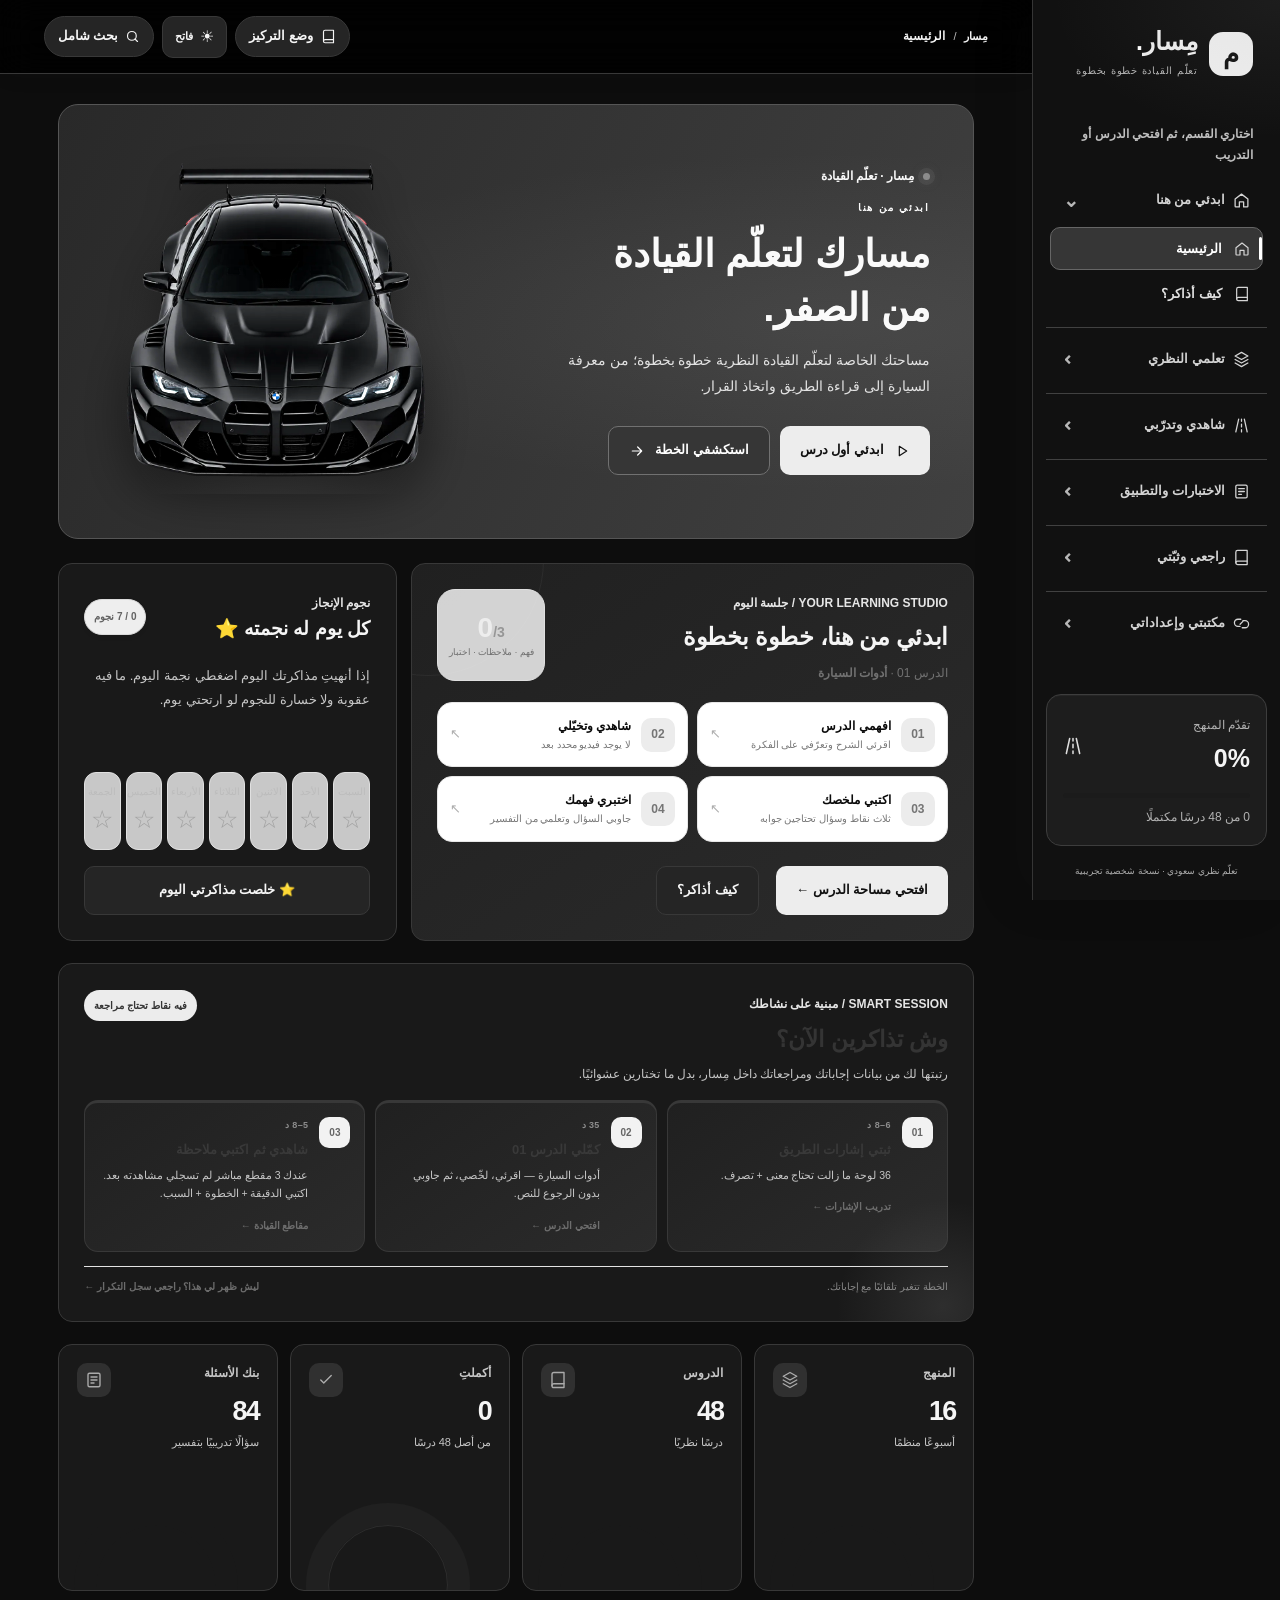
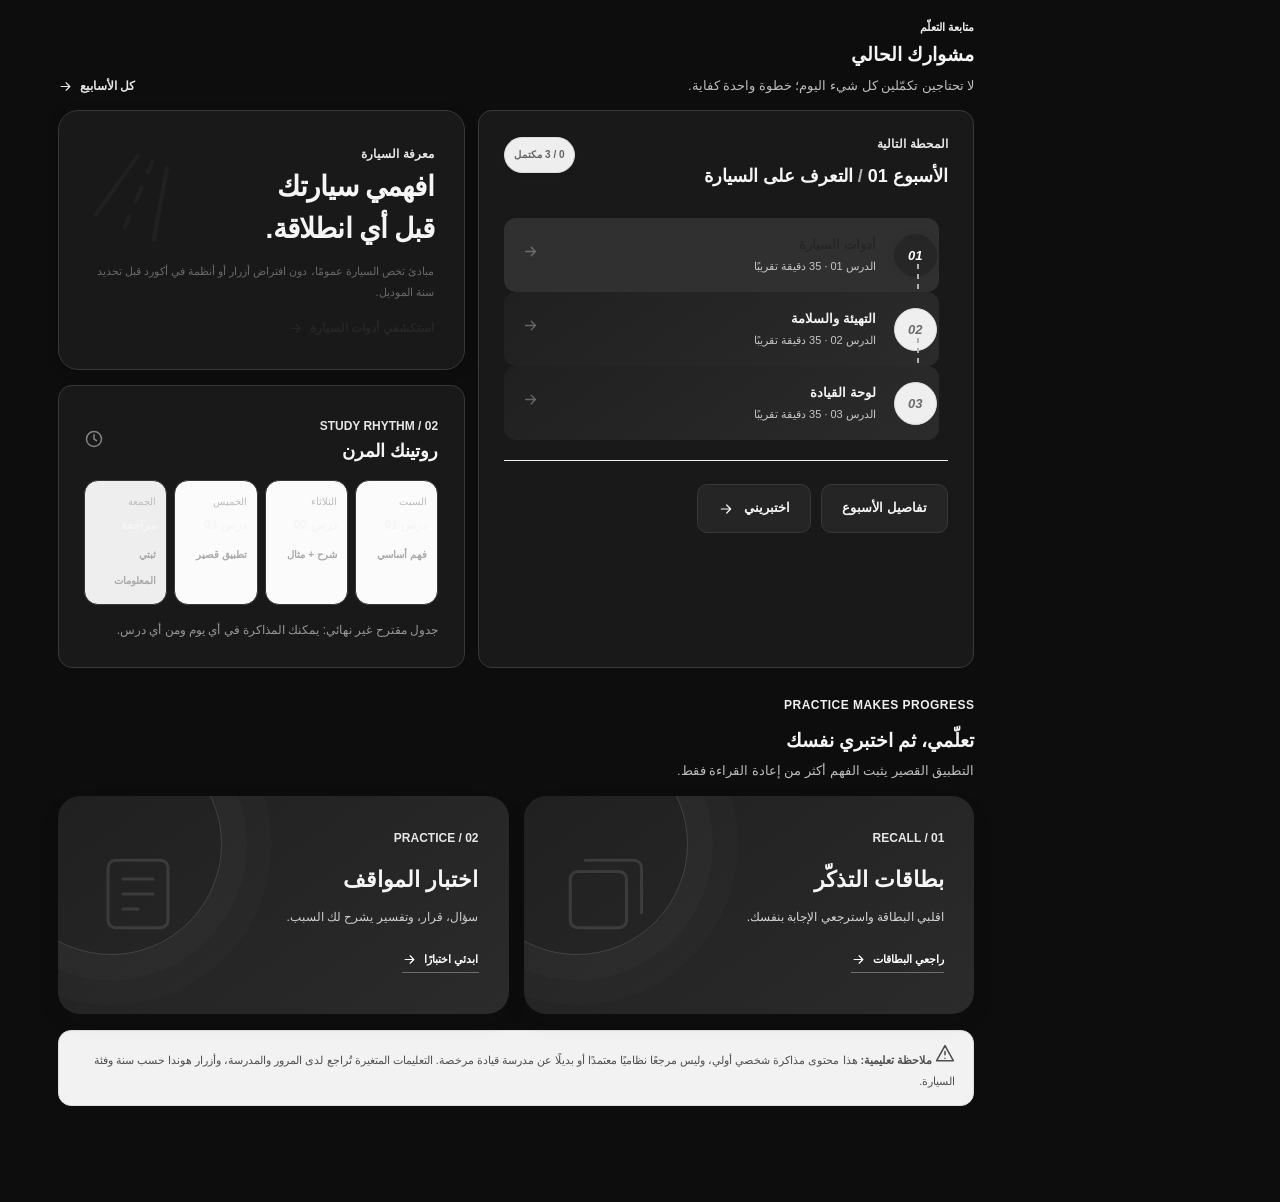
<file: index.html>
<!doctype html>
<html lang="ar" dir="rtl">
<head>
<meta charset="utf-8">
<meta name="viewport" content="width=device-width,initial-scale=1">
<meta name="theme-color" content="#0d0d0d">
<meta name="description" content="مِسار: منصة عربية شخصية لتعلم أساسيات القيادة في السعودية بخطة 16 أسبوعًا ودروس واختبارات تفاعلية.">
<meta name="color-scheme" content="dark light">
<title>مِسار — تعلّم القيادة من الصفر</title>
<link rel="icon" type="image/svg+xml" href="./icon.svg">
<link rel="manifest" href="./manifest.webmanifest">
<style>
:root{color-scheme:dark;--load-bg:#0d0d0d;--load-text:#f5f5f5;--load-muted:#bcbcbc}
:root[data-theme=light]{color-scheme:light;--load-bg:#f7f7f7;--load-text:#171717;--load-muted:#595959}
html,body{margin:0;min-height:100%;background:var(--load-bg);color:var(--load-text)}
.loading-screen{min-height:100dvh;display:flex;flex-direction:column;align-items:center;justify-content:center;gap:15px;padding:28px;box-sizing:border-box;text-align:center;font:16px/1.9 Tahoma,Arial,sans-serif}
.loading-screen h1{font-size:clamp(28px,7vw,38px);margin:0;font-weight:800}
.loading-screen p{font-size:13px;margin:0;color:var(--load-muted);max-width:420px}
.loading-track{width:min(210px,80vw);height:4px;border-radius:8px;background:rgba(122,166,204,.2);overflow:hidden}
.loading-track:before{content:'';display:block;height:100%;width:35%;border-radius:8px;background:#ededed;animation:loading-progress 1.2s ease-in-out infinite alternate}
@keyframes loading-progress{from{transform:translateX(175%)}to{transform:translateX(-175%)}}
@media(prefers-reduced-motion:reduce){.loading-track:before{animation:none;width:100%}}
</style>
<script>
try{var pref=JSON.parse(localStorage.getItem('masar-driving-v1')||'null');document.documentElement.dataset.theme=(pref&&pref.uiPrefs&&pref.uiPrefs.theme==='light')?'light':'dark'}
catch(_){document.documentElement.dataset.theme='dark'}
function masarStartupError(){var el=document.getElementById('app');if(el&&el.querySelector('.loading-screen'))el.innerHTML='<main class="loading-screen" role="alert"><h1>تعذّر تشغيل مِسار</h1><p>تحققي من الاتصال ثم أعيدي تحميل الصفحة. إن استمر الخطأ، افتحي الموقع في تبويب جديد.</p><button onclick="location.reload()" style="padding:10px 20px;border:0;border-radius:8px;background:var(--load-text);color:var(--load-bg);font:inherit">إعادة المحاولة</button></main>'}
</script>
<link rel="stylesheet" href="./assets/site.css">
</head>
<body>
<a href="#main" class="skip">تخطي إلى المحتوى</a>
<div class="app" id="app"><main class="loading-screen" role="status" aria-live="polite"><h1>مِسار<span style="color:#ededed">.</span></h1><p>نجهّز مساحة المذاكرة الخاصة بك…</p><div class="loading-track" aria-hidden="true"></div></main></div>
<div class="toast" id="toast" role="status" aria-live="polite"></div>
<script defer src="./assets/course-data.js" onerror="masarStartupError()"></script>
<script defer src="./assets/site.js" onerror="masarStartupError()"></script>
<script>if('serviceWorker' in navigator && (location.protocol==='https:'||['localhost','127.0.0.1'].includes(location.hostname))){window.addEventListener('load',()=>navigator.serviceWorker.register('./sw.js',{updateViaCache:'none'}).then(reg=>reg.update()).catch(e=>console.warn('Offline mode unavailable',e)));}</script>
</body>
</html>
</file>
<file: assets/site.css>
:root{--navy:#2b2b2b;--steel:#747474;--sky:#939393;--wine:#0d0d0d;--crimson:#262626;--fog:#9b9b9b;--paper:#f6f6f6;--white:#ffffff;--ink:#2b2b2b;--muted:#6f6f6f;--border:#e3e3e3;--pale:#ececec;--blush:#ececec;--success:#5a5a5a;--r:19px;--shadow:0 18px 45px rgba(43,43,43,.07)}
*{box-sizing:border-box}html{scroll-behavior:smooth}body{margin:0;background:var(--paper);color:var(--ink);font-family:'IBM Plex Sans Arabic','Noto Sans Arabic',Tahoma,'Segoe UI',sans-serif;font-size:14px;line-height:1.85;direction:rtl}button,input,textarea,select{font:inherit}button{cursor:pointer}a{color:inherit}button:focus-visible,a:focus-visible,input:focus-visible,textarea:focus-visible{outline:3px solid var(--sky);outline-offset:3px}::selection{background:#d5d5d5;color:var(--navy)}.skip{position:absolute;top:-100px;right:12px;z-index:999;background:white;padding:8px 20px}.skip:focus{top:10px}.app{min-height:100vh}.sidebar{width:276px;background:var(--navy);color:#ededed;position:fixed;right:0;top:0;bottom:0;display:flex;flex-direction:column;padding:29px 20px 23px;z-index:40;overflow:auto}.logo{display:flex;gap:11px;align-items:center;text-decoration:none;padding:0 11px;margin-bottom:47px}.logo-icon{display:grid;place-items:center;width:42px;height:42px;background:var(--crimson);border-radius:13px;font-weight:900;color:white;font-size:26px;line-height:1;box-shadow:inset -6px 0 #1e1e1e}.logo strong{display:block;font-size:24px;line-height:1.2;letter-spacing:-1px}.logo small{font-size:10px;color:#b3b3b3;letter-spacing:2px}.side-label{color:#989898;font-size:10px;letter-spacing:2px;font-weight:800;margin:4px 18px 12px}.nav{display:flex;flex-direction:column;gap:5px}.nav a{border-radius:12px;padding:12px 14px;text-decoration:none;display:flex;align-items:center;gap:12px;color:#c6c6c6;font-weight:600;font-size:13px;position:relative;transition:background .2s,color .2s}.nav a:hover,.nav a.active{color:white;background:#434343}.nav a.active:before{content:'';position:absolute;right:0;top:9px;bottom:9px;background:#5e5e5e;width:3px;border-radius:3px}.nav svg{height:18px;width:18px;stroke-width:1.8}.nav .tag{margin-right:auto;opacity:.65;font-size:11px;font-family:Arial}.sidebar-bottom{margin-top:auto;padding-top:40px}.mini-progress{border:1px solid #545454;border-radius:16px;padding:19px;background:#363636}.mini-progress-top{display:flex;justify-content:space-between;align-items:center}.mini-progress strong{font-size:25px}.mini-progress small{font-size:11px;color:#b2b2b2}.line{height:6px;border-radius:99px;background:#5f5f5f;overflow:hidden;margin:12px 0 5px}.line>i{display:block;height:100%;background:var(--sky);width:0%;border-radius:inherit}.foot-note{font-size:10px;color:#959595;margin-top:18px;text-align:center}.app-main{margin-right:276px;min-height:100vh}.topbar{height:87px;display:flex;align-items:center;justify-content:space-between;padding:0 clamp(24px,4.5vw,72px);gap:16px;border-bottom:1px solid var(--border);background:rgba(255,255,255,.75);position:sticky;top:0;backdrop-filter:blur(14px);z-index:20}.crumb{font-size:12px;color:var(--muted)}.crumb strong{color:var(--navy);font-weight:800}.top-actions{display:flex;align-items:center;gap:10px}.chip{border:1px solid var(--border);background:white;border-radius:100px;padding:8px 13px;font-size:12px;color:var(--navy);display:inline-flex;gap:8px;align-items:center;font-weight:700}.chip svg{width:15px;height:15px}.chip.tiny{padding:4px 9px;font-size:10px}.chip.blue{background:#eeeeee;color:#636363;border-color:#dadada}.chip.red{background:var(--blush);color:var(--crimson);border-color:#dbdbdb}.chip.dark{background:var(--navy);color:white;border-color:var(--navy)}.chip.success{background:#f0f0f0;color:var(--success);border-color:#dadada}.menu-btn{display:none}.page{padding:32px clamp(23px,4.5vw,72px) 80px;max-width:1600px;margin:auto}.eyebrow{font-size:11px;color:var(--crimson);font-weight:800;letter-spacing:2.3px;margin-bottom:12px}.page-title{font-size:clamp(29px,3vw,42px);line-height:1.4;letter-spacing:-1.3px;margin:0 0 12px}.sub{color:var(--muted);max-width:740px;margin:0 0 25px;font-size:13px}.hero{background:var(--navy);min-height:318px;color:white;border-radius:23px;position:relative;overflow:hidden;padding:42px 45px;margin-bottom:24px;display:flex;align-items:center;box-shadow:var(--shadow)}.hero:before{content:'';position:absolute;width:440px;height:440px;border:1px solid #ffffff14;border-radius:50%;top:-265px;left:16%}.hero:after{content:'';position:absolute;width:240px;height:240px;border:1px solid #ffffff0e;border-radius:50%;bottom:-195px;left:22%}.hero-copy{position:relative;z-index:2;max-width:520px}.hero .eyebrow{color:#b3b3b3;font-size:10px;margin-bottom:10px}.hero h1{font-size:clamp(32px,3.9vw,56px);line-height:1.33;letter-spacing:-1.8px;margin:0 0 14px;font-weight:850}.hero h1 span{color:#b8b8b8}.hero p{max-width:440px;color:#c9c9c9;line-height:1.9;margin:0 0 22px;font-size:13px}.btn{border:0;border-radius:12px;padding:12px 19px;font-weight:800;font-size:12px;display:inline-flex;gap:10px;align-items:center;justify-content:center;text-decoration:none;white-space:nowrap;transition:transform .2s,background .2s}.btn:hover{transform:translateY(-1px)}.btn-primary{background:linear-gradient(115deg,var(--crimson),var(--wine));color:#ffffff}.btn-primary:hover{background:#383838}.btn-light{background:#ffffff;color:var(--navy)}.btn-outline{background:transparent;color:var(--navy);border:1px solid #d1d1d1}.btn-muted{background:var(--pale);color:var(--navy)}.btn svg{width:16px;height:16px}.btn:disabled{opacity:.48;cursor:not-allowed}.hero-actions{display:flex;flex-wrap:wrap;gap:10px}.hero .btn-outline{border:1px solid #717171;color:white}.hero-art{position:absolute;left:0;top:0;bottom:0;width:46%;overflow:hidden}.hero-road{position:absolute;width:145px;background:linear-gradient(90deg,#434343,#393939);transform:rotate(38deg);top:-72px;bottom:-95px;left:36%;border-inline:3px solid #656565}.hero-road:after{content:'';position:absolute;inset:0 auto 0 49%;width:3px;background:repeating-linear-gradient(to bottom,#d2d2d2 0 22px,transparent 22px 45px);opacity:.8}.hero-car{position:absolute;z-index:2;left:43%;top:39%;transform:rotate(38deg);width:85px;height:163px;filter:drop-shadow(0 16px 9px #00000066)}.hero-no{position:absolute;left:30px;bottom:22px;font-size:106px;font-weight:900;color:#ffffff0a;line-height:1}.stats{display:grid;grid-template-columns:repeat(4,minmax(0,1fr));gap:13px;margin-bottom:30px}.stat{background:#ffffff;border:1px solid var(--border);border-radius:17px;padding:21px 22px;box-shadow:0 2px 12px #2b2b2b05}.stat small{display:block;color:var(--muted);font-size:11px;margin-bottom:12px;font-weight:700}.stat .val{font-weight:850;font-size:26px;line-height:1.1;letter-spacing:-1px}.stat .add{font-size:11px;color:var(--muted);margin-top:8px}.stat svg{color:var(--steel);width:18px;height:18px;margin-bottom:8px}.section-head{display:flex;align-items:flex-end;justify-content:space-between;gap:15px;margin:33px 0 17px}.section-head h2{font-size:19px;line-height:1.4;margin:0;font-weight:850}.section-head p{color:var(--muted);font-size:11px;margin:5px 0 0}.section-head a{font-size:12px;color:var(--crimson);font-weight:800;text-decoration:none}.dashboard-grid{display:grid;grid-template-columns:1.45fr 1fr;gap:16px}.card{background:white;border:1px solid var(--border);border-radius:18px;padding:25px;box-shadow:0 2px 10px #2b2b2b05}.card-top{display:flex;align-items:center;justify-content:space-between;gap:12px;margin-bottom:15px}.card h3{font-size:17px;line-height:1.5;margin:0}.lesson-row{display:flex;align-items:center;gap:13px;padding:13px 0;border-bottom:1px solid #f0f0f0;text-decoration:none;cursor:pointer}.lesson-row:last-child{border-bottom:0}.lesson-no{flex:0 0 42px;height:42px;display:grid;place-items:center;background:var(--pale);color:var(--steel);border-radius:13px;font-size:14px;font-weight:850}.lesson-row.done .lesson-no{color:var(--success);background:#eeeeee}.lesson-info{flex:1;min-width:0}.lesson-info b{display:block;font-size:13px}.lesson-info small{display:block;font-size:11px;color:var(--muted);margin-top:1px}.lesson-arrow{color:#aaaaaa}.callout{background:linear-gradient(135deg,#f0f0f0,#ededed);border:1px solid #dddddd;border-radius:17px;padding:22px;position:relative;overflow:hidden}.callout h3{margin:0 0 7px;font-size:17px}.callout p{font-size:12px;color:#686868;max-width:280px}.callout a{color:var(--crimson);font-weight:850;font-size:12px;text-decoration:none}.schedule{display:grid;grid-template-columns:repeat(4,minmax(0,1fr));gap:11px;margin:15px 0}.day{border-radius:13px;border:1px solid var(--border);background:white;padding:15px 13px}.day.is-review{background:#eeeeee;border-color:#d9d9d9}.day small{display:block;color:var(--muted);font-size:10px}.day b{display:block;margin:4px 0;font-size:13px}.day strong{font-size:11px;color:var(--steel)}.warning{background:#f2f2f2;color:#4e4e4e;border:1px solid #dcdcdc;padding:13px 18px;border-radius:13px;font-size:11px;margin:16px 0;line-height:1.9}.catalog-toolbar{display:flex;justify-content:space-between;gap:12px;align-items:center;margin:24px 0}.search{display:flex;align-items:center;gap:10px;background:white;border:1px solid var(--border);border-radius:12px;padding:0 15px;max-width:380px;width:100%;height:46px}.search svg{width:18px;height:18px;color:var(--fog);flex-shrink:0}.search input{border:0;outline:0;background:transparent;min-width:0;flex:1;font-size:12px;color:var(--navy)}.week-grid{display:grid;grid-template-columns:repeat(2,minmax(0,1fr));gap:14px}.week-card{padding:23px;background:white;border:1px solid var(--border);border-radius:17px;min-width:0;transition:border-color .18s,box-shadow .18s}.week-card:hover{border-color:#b2b2b2;box-shadow:var(--shadow)}.week-card-head{display:flex;align-items:center;justify-content:space-between;margin-bottom:12px}.week-number{font-size:11px;letter-spacing:1px;font-weight:800;color:var(--crimson)}.week-card h3{margin:0 0 7px;font-size:17px}.week-card p{font-size:11px;color:var(--muted);margin:0 0 15px}.microbar{height:5px;background:#f0f0f0;border-radius:10px;overflow:hidden;margin:13px 0}.microbar span{display:block;height:100%;background:var(--steel);border-radius:10px}.week-list{margin:6px 0 13px;display:grid;gap:7px}.week-list a{display:flex;align-items:center;gap:8px;font-size:12px;text-decoration:none;color:#505050}.week-list a:hover{color:var(--crimson)}.dot{height:7px;width:7px;border-radius:50%;background:#c1c1c1;display:inline-block;flex-shrink:0}.dot.done{background:var(--success)}.week-card footer{border-top:1px solid #f0f0f0;padding-top:14px;display:flex;justify-content:space-between;align-items:center}.inline-link{text-decoration:none;color:var(--crimson);font-weight:800;font-size:12px}.week-hero{background:linear-gradient(115deg,var(--navy),#474747);color:white;padding:27px 31px;border-radius:19px;display:flex;gap:20px;align-items:center;justify-content:space-between;margin-bottom:22px}.week-hero h1{margin:0;font-size:26px}.week-hero p{color:#d3d3d3;font-size:12px;max-width:600px}.crumbs{display:flex;gap:8px;align-items:center;color:var(--muted);font-size:11px;margin:0 0 15px}.crumbs a{text-decoration:none;color:var(--steel)}.lesson-layout{display:grid;grid-template-columns:minmax(0,1fr) 265px;gap:19px;align-items:start}.lesson-main{min-width:0}.lesson-aside{position:sticky;top:112px;display:grid;gap:13px}.lesson-hero{border-radius:20px;padding:31px 33px;background:linear-gradient(125deg,#ececec,#f8f8f8);border:1px solid #dfdfdf;position:relative;overflow:hidden}.lesson-hero:before{content:'';position:absolute;border:22px solid #e4e4e480;width:220px;height:220px;border-radius:50%;left:-90px;top:-124px}.lesson-hero h1{font-size:clamp(25px,3vw,37px);margin:8px 0 10px;max-width:620px;line-height:1.45}.lesson-hero p{color:#616161;font-size:13px;margin:0;max-width:610px}.lesson-body{background:white;padding:28px 32px;margin-top:15px;border-radius:18px;border:1px solid var(--border)}.lesson-body h2{font-size:18px;margin:0 0 12px}.lesson-body p{color:#5d5d5d;font-size:13px;line-height:2.3;margin:0 0 17px}.point{display:flex;gap:12px;padding:12px 0;border-bottom:1px solid #f2f2f2;font-size:13px;align-items:flex-start;color:#505050}.point:last-child{border:0}.point i{display:grid;place-items:center;background:#eeeeee;color:#747474;font-size:11px;width:23px;height:23px;border-radius:8px;flex-shrink:0;font-style:normal;font-weight:900}.scenario{border-radius:16px;background:var(--navy);padding:24px;color:white;margin:15px 0;position:relative;overflow:hidden}.scenario h2{font-size:17px;margin:0 0 9px}.scenario p{font-size:13px;color:#dfdfdf;max-width:670px;line-height:2;margin:0}.scenario .tag-s{font-size:10px;color:#aaaaaa;letter-spacing:1px;font-weight:800;margin-bottom:8px}.qbox{padding:26px;background:#ffffff;border:1px solid #dddddd;border-radius:18px;margin-top:15px}.qbox h2{font-size:17px;margin:0 0 7px}.qbox p{font-size:13px;margin:0 0 15px;font-weight:750}.options{display:grid;gap:8px}.option{border:1px solid var(--border);border-radius:10px;padding:12px 15px;display:flex;gap:11px;align-items:center;text-align:right;background:white;color:var(--navy);font-weight:500;font-size:12px}.option:hover:not(:disabled){background:#f6f6f6;border-color:#b6b6b6}.option .bullet{width:21px;height:21px;border:1px solid #cacaca;border-radius:50%;display:grid;place-items:center;font-size:11px;flex-shrink:0;color:#767676}.option.correct{border-color:#acacac;background:#f4f4f4}.option.wrong{border-color:#acacac;background:#f2f2f2}.option:disabled{cursor:default}.feedback{padding:13px 15px;margin-top:12px;border-radius:10px;background:#f2f2f2;color:#5a5a5a;font-size:12px}.feedback.wrong{background:#efefef;color:#383838}.lesson-footer{display:flex;gap:11px;justify-content:space-between;align-items:center;flex-wrap:wrap;margin-top:18px}.note-box textarea{width:100%;min-height:118px;resize:vertical;border:1px solid #d7d7d7;background:white;padding:12px;border-radius:11px;font-size:12px;outline:0}.aside-card{background:white;border-radius:16px;padding:19px;border:1px solid var(--border)}.aside-card h3{font-size:13px;margin:0 0 12px}.aside-card p{font-size:11px;color:var(--muted);margin:0 0 12px}.aside-card .btn{width:100%;margin-top:9px}.source-link{display:block;font-size:11px;color:#606060;text-decoration:none;margin-bottom:8px;line-height:1.6;overflow-wrap:anywhere}.source-link:hover{text-decoration:underline}.toc-item{display:flex;gap:8px;align-items:center;color:#767676;font-size:12px;text-decoration:none;margin-bottom:10px}.toc-item:before{content:'';width:6px;height:6px;border-radius:50%;background:#acacac}.flexline{display:flex;justify-content:space-between;align-items:center;gap:15px}.quiz-layout{display:grid;grid-template-columns:minmax(0,1fr) 270px;gap:20px;align-items:start}.quiz-controls{display:flex;flex-wrap:wrap;gap:9px;margin:15px 0 21px}.select{border-radius:11px;border:1px solid var(--border);padding:9px 13px;background:white;min-width:160px;font-size:12px;color:var(--navy)}.test-card{padding:31px;background:white;border:1px solid var(--border);border-radius:20px}.test-index{font-size:12px;color:var(--steel);font-weight:800}.test-card h2{font-size:21px;line-height:1.7;margin:14px 0 23px}.test-results{padding:30px;text-align:center;background:white;border:1px solid var(--border);border-radius:20px}.test-results .score{font-size:65px;font-weight:850;line-height:1.3;letter-spacing:-4px;color:var(--crimson)}.test-results p{color:var(--muted)}.flashcards{display:grid;grid-template-columns:repeat(3,minmax(0,1fr));gap:13px}.flashcard{min-height:165px;padding:23px;border:1px solid #d6d6d6;border-radius:18px;display:flex;flex-direction:column;align-items:center;justify-content:center;text-align:center;background:#efefef;transition:transform .18s,background .18s;position:relative}.flashcard:hover{transform:translateY(-2px)}.flashcard.flipped{background:var(--navy);color:white}.flashcard .fc-title{font-weight:850;font-size:16px;line-height:1.6}.flashcard .fc-hint{font-size:10px;color:var(--steel);margin-top:12px}.flashcard.flipped .fc-hint{color:#bfbfbf}.ref-card{background:white;border:1px solid var(--border);padding:19px;border-radius:15px;margin-bottom:10px}.ref-card h3{margin:0 0 7px;font-size:15px}.ref-card p{margin:0 0 10px;color:var(--muted);font-size:11px}.ref-card a{color:var(--crimson);font-size:11px;overflow-wrap:anywhere}.empty{text-align:center;padding:45px 20px;border:1px dashed #c8c8c8;border-radius:15px;color:#737373}.empty h3{margin:0 0 8px}.note-preview{font-size:11px;color:#969696;max-width:500px}.mobile-backdrop{display:none}.toast{position:fixed;bottom:23px;left:23px;background:var(--navy);color:white;padding:12px 18px;border-radius:12px;box-shadow:var(--shadow);z-index:70;font-size:12px;opacity:0;transform:translateY(16px);transition:.25s;pointer-events:none}.toast.visible{opacity:1;transform:none}.floating-timer{position:fixed;bottom:24px;left:24px;z-index:30;background:white;box-shadow:0 8px 35px #3636361c;border-radius:100px;display:flex;gap:9px;align-items:center;padding:7px 13px;border:1px solid #e4e4e4}.floating-timer b{font-family:Arial;font-size:12px;direction:ltr;font-variant-numeric:tabular-nums;min-width:40px}.floating-timer button{border:0;background:var(--pale);display:grid;place-items:center;height:28px;width:28px;border-radius:50%}.floating-timer svg{width:13px;height:13px}.mobile-only{display:none}.spacer{flex:1}.settings-card{max-width:780px;margin-bottom:16px}.settings-card h3{margin-top:0}.settings-card p{font-size:12px;color:var(--muted)}.settings-actions{display:flex;flex-wrap:wrap;gap:10px}.sources-disclaimer{max-width:800px}.rounded-num{border:1px solid #d9d9d9;border-radius:10px;color:#6f6f6f;background:#efefef;padding:5px 12px;font-size:12px;font-weight:800}.skeleton{color:#7f7f7f;font-size:12px}
@media(max-width:1180px){.sidebar{width:245px}.app-main{margin-right:245px}.dashboard-grid{grid-template-columns:1fr}.hero-art{width:45%;opacity:.82}.lesson-layout{grid-template-columns:minmax(0,1fr) 230px}.page{padding-inline:30px}.topbar{padding-inline:30px}}
@media(max-width:900px){.sidebar{right:-290px;transition:right .25s}.sidebar.open{right:0}.app-main{margin-right:0}.mobile-backdrop.open{display:block;position:fixed;inset:0;background:#2b2b2ba8;z-index:35}.menu-btn{display:inline-flex}.topbar{height:70px}.lesson-layout,.quiz-layout{grid-template-columns:1fr}.lesson-aside{position:static;grid-template-columns:repeat(2,1fr)}.hero-art{opacity:.38;width:65%}.hero-copy{max-width:90%}.page{padding:25px 24px 70px}}
@media(max-width:610px){.topbar{padding:0 16px}.topbar .crumb{max-width:190px;text-overflow:ellipsis;white-space:nowrap;overflow:hidden}.topbar .chip{display:none}.page{padding:23px 14px 90px}.hero{padding:29px 23px;min-height:310px;border-radius:18px}.hero h1{font-size:36px}.hero-art{width:100%;opacity:.16}.stats{grid-template-columns:repeat(2,1fr);gap:9px}.stat{padding:17px}.stat .val{font-size:22px}.week-grid,.flashcards{grid-template-columns:1fr}.schedule{grid-template-columns:repeat(2,1fr)}.dashboard-grid{grid-template-columns:1fr}.card,.lesson-body,.qbox{padding:21px 18px}.lesson-hero{padding:24px 19px}.lesson-aside{grid-template-columns:1fr}.week-hero{padding:23px;display:block}.catalog-toolbar{display:block}.catalog-toolbar .search{max-width:100%;margin-bottom:10px}.section-head h2{font-size:17px}.floating-timer{bottom:13px;left:13px}.btn{padding:11px 12px}.quiz-layout{gap:12px}}
@media(prefers-reduced-motion:reduce){*,*:before,*:after{scroll-behavior:auto!important;animation:none!important;transition:none!important}}

button.toc-item{width:100%;background:transparent;border:0;text-align:right;padding:0;cursor:pointer}button.toc-item:hover{color:var(--crimson)}.lesson-body, .qbox, .scenario{scroll-margin-top:110px}


/* MASAR v1.1 — motion-inspired premium driving study UI.
   Design references: Magic UI (Bento Grid/Progress), React Bits (count-up),
   Aceternity (card hover), shadcn/ui (filters), Motion (reduced motion). */
:root{--paper:#f2f2f2;--navy:#2b2b2b;--sky:#939393;--steel:#747474;--crimson:#262626;--border:#e2e2e2;--shadow:0 14px 45px rgba(36,36,36,.065)}
body{background:var(--paper);font-family:'IBM Plex Sans Arabic','Noto Sans Arabic',Tahoma,'Segoe UI',sans-serif}
.sidebar{background:linear-gradient(177deg,#282828 0%,#2b2b2b 65%,#222222 100%);border-left:1px solid rgba(255,255,255,.07)}
.sidebar:before{content:'';position:absolute;inset:0 0 auto;height:150px;background:radial-gradient(ellipse at right top,rgba(147,147,147,.09),transparent 65%);pointer-events:none}
.logo{margin-bottom:54px}.logo-icon{border-radius:14px;background:linear-gradient(145deg,#363636,#161616);transform:rotate(-7deg);box-shadow:0 10px 25px rgba(0,0,0,.2)}
.logo strong{letter-spacing:-1.9px}.nav a{border:1px solid transparent;transition:background .23s ease,color .23s ease,border-color .23s ease,transform .23s ease}
.nav a:hover{transform:translateX(-3px);background:#404040}.nav a.active{background:linear-gradient(110deg,#454545,#3f3f3f);border-color:#5d5d5d;color:white;box-shadow:inset 0 1px 0 #ffffff12}
.nav a.active:before{width:4px;top:12px;bottom:12px;background:#545454;box-shadow:0 0 14px #54545466}
.mini-progress{background:linear-gradient(140deg,#3f3f3f,#333333);border-color:#585858;box-shadow:inset 0 1px 0 #ffffff08}
.mini-progress .line{height:7px;background:#212121}.mini-progress .line>i{background:linear-gradient(90deg,#919191,#d5d5d5)}
.topbar{background:rgba(249,249,249,.87);box-shadow:0 1px 0 #ffffff99;backdrop-filter:blur(22px)}
.page{max-width:1570px;padding-top:30px}.eyebrow{font-size:10px;letter-spacing:2.25px}.page-title{font-size:clamp(32px,3.4vw,47px)}
.hero-premium{background:radial-gradient(ellipse at 85% 12%,#494949 0%,transparent 43%),linear-gradient(112deg,#212121,#2b2b2b 65%,#3a3a3a);min-height:362px;border-radius:26px;box-shadow:0 19px 55px #2b2b2b20;padding:44px 46px;isolation:isolate;display:flex}
.hero-premium::before{border-color:#9f9f9f1c;border-width:1px;width:490px;height:490px;left:32%;top:-295px}
.hero-premium::after{border-color:#ffffff0e;width:330px;height:330px;left:4%;bottom:-238px}
.hero-premium .hero-copy{max-width:560px;flex:1}
.hero-glow{position:absolute;z-index:-1;inset:0;background:radial-gradient(circle at 32% 54%,rgba(147,147,147,.2),transparent 36%),radial-gradient(circle at 72% 74%,rgba(38,38,38,.09),transparent 38%)}
.hero-premium .hero-topline{display:flex;justify-content:space-between;align-items:center;gap:16px;margin-bottom:22px;color:#c9c9c9}
.hero-kicker{font:700 10px/1.4 'Segoe UI',Arial,sans-serif;letter-spacing:2.4px;display:inline-flex;align-items:center;gap:9px}
.signal-dot{width:7px;height:7px;background:#616161;border-radius:50%;box-shadow:0 0 0 5px #61616118,0 0 14px #626262}
.hero-edition{font:600 10px/1.4 Arial,sans-serif;letter-spacing:1.2px;opacity:.65}
.hero-premium .eyebrow{color:#acacac;letter-spacing:1.7px}
.hero-premium h1{font-size:clamp(39px,4.5vw,66px);letter-spacing:-2px;line-height:1.35;margin-bottom:14px;font-weight:900}
.hero-premium h1 span{background:linear-gradient(96deg,#e1e1e1,#9f9f9f);-webkit-background-clip:text;background-clip:text;color:transparent}
.hero-premium p{max-width:440px;font-size:13px;color:#c9c9c9;margin-bottom:26px}
.hero-premium .hero-art{left:0;width:47%;transform:translateX(-5%);opacity:.8;z-index:-1}
.hero-premium .hero-road{left:24%;background:linear-gradient(90deg,#353535,#444444,#2a2a2a);width:190px;border-inline:3px solid #8f8f8f50;box-shadow:0 0 0 16px #ffffff04,0 0 0 17px #ffffff08}
.hero-premium .hero-car{left:32%;top:35%;transform:rotate(38deg) scale(.95);filter:drop-shadow(0 19px 14px #00000099);animation:idle-car 5s ease-in-out infinite}
.hero-premium .hero-no{font-size:150px;left:36px;bottom:15px;letter-spacing:-8px;color:#ffffff09}
.hero-gauge{position:absolute;left:21px;top:22px;z-index:4;display:flex;flex-direction:column;align-items:center;gap:7px;filter:drop-shadow(0 6px 20px #16161685)}
.gauge-outline{--gauge:0;width:107px;height:107px;border-radius:50%;display:grid;place-items:center;background:conic-gradient(#c0c0c0 calc(var(--gauge)*1%),#ffffff1a 0);padding:8px;transform:scale(.93);border:1px solid #ffffff20}
.gauge-inner{width:100%;height:100%;background:#313131;border-radius:50%;display:flex;flex-direction:column;align-items:center;justify-content:center;color:white;border:1px solid #ffffff0e}
.gauge-inner span{font-size:10px;color:#b9b9b9}.gauge-inner strong{font:800 29px/1.1 'Segoe UI',Arial,sans-serif;letter-spacing:-1px}.gauge-inner strong small{font-size:13px;color:#b8b8b8}
.gauge-note{font-size:10px;color:#bcbcbc;font-weight:650}.hero-serial{position:absolute;inset:auto 24px 17px auto;font:600 10px Arial,sans-serif;letter-spacing:3px;color:#ffffff35}
.btn-primary{background:linear-gradient(105deg,#363636,#1f1f1f);box-shadow:0 7px 15px rgba(21,21,21,.22)}
.btn-ghost{background:transparent;color:#ececec;border:1px solid #a1a1a158;backdrop-filter:blur(6px)}.btn-ghost:hover{background:#ffffff10}
.btn{border-radius:13px;padding:12px 20px;transition:transform .22s cubic-bezier(.2,.65,.25,1),background .2s,box-shadow .2s}
.btn:hover{transform:translateY(-3px)}.btn:focus-visible{outline-offset:4px}
.stats-bento{gap:12px;margin-bottom:35px}.stat{position:relative;overflow:hidden;min-height:135px;padding:20px 23px;display:flex;flex-direction:column;justify-content:space-between;border-radius:19px;box-shadow:0 6px 25px rgba(41,41,41,.04);isolation:isolate}
.stat-top{display:flex;align-items:start;justify-content:space-between;gap:10px}.stat-label{font-size:12px;font-weight:750;color:#626262}.stat-icon{border-radius:12px;width:36px;height:36px;display:grid;place-items:center;background:#f2f2f2;color:#757575}.stat-icon svg{width:18px;height:18px;margin:0}
.stat-content{position:relative;z-index:2}.stat .val{font:850 clamp(33px,3vw,45px)/1.1 'Segoe UI',Tahoma,sans-serif;letter-spacing:-1.8px}.stat-caption{font-size:11px;color:#868686;margin-top:6px}
.stat-decoration{position:absolute;width:120px;height:120px;border:1px solid #2b2b2b07;border-radius:50%;inset:auto auto -73px -43px;box-shadow:0 0 0 22px #2b2b2b03}
.stat-completed{background:linear-gradient(135deg,#4c4c4c,#2b2b2b);border-color:#474747;color:white}.stat-completed .stat-label,.stat-completed .stat-caption{color:#cacaca}.stat-completed .stat-icon{background:#ffffff18;color:#e9e9e9}.stat-completed .stat-decoration{border-color:#ffffff15;box-shadow:0 0 0 22px #ffffff08}
.stat-questions{background:linear-gradient(130deg,#f4f4f4,#ffffff);border-color:#e1e1e1}.stat-questions .stat-icon{background:#e5e5e5;color:#262626}
.card-premium-interactive{--mx:50%;--my:50%;position:relative;isolation:isolate;transition:transform .25s ease,border-color .25s ease,box-shadow .25s ease}
.card-premium-interactive:before{content:'';position:absolute;inset:0;border-radius:inherit;pointer-events:none;opacity:0;transition:opacity .25s;z-index:1;background:radial-gradient(270px circle at var(--mx) var(--my),rgba(147,147,147,.1),transparent 70%)}
.card-premium-interactive:hover{transform:translateY(-3px);box-shadow:0 19px 42px #34343412}.card-premium-interactive:hover:before{opacity:1}.card-premium-interactive>*{position:relative;z-index:2}
.home-section-head{margin-top:20px}.home-section-head .eyebrow{margin-bottom:5px}
.section-head a{display:inline-flex;gap:7px;align-items:center;text-decoration:none}.section-head a svg{width:15px;height:15px}
.bento-stage{grid-template-columns:1.22fr 1fr;gap:15px;align-items:stretch}.journey-panel{padding:29px 30px}.journey-panel .card-top{align-items:start;margin-bottom:28px}.journey-panel h3{font-size:18px}.bento-overline{color:#969696;font:700 10px/1.3 'Segoe UI',Arial,sans-serif;letter-spacing:1.8px;margin-bottom:11px}.muted-separator{color:#b1b1b1}
.route-line{padding-right:9px}.route-stop{position:relative;display:flex;align-items:center;gap:18px;min-height:74px;text-decoration:none;padding:5px 2px 5px 18px}
.route-stop:not(:last-child):before{content:'';position:absolute;right:20px;top:46px;height:calc(100% - 23px);width:2px;background:repeating-linear-gradient(to bottom,#b1b1b1 0 5px,transparent 5px 10px)}
.route-indicator{display:grid;place-items:center;flex:0 0 43px;height:43px;border:1px solid #e0e0e0;background:#efefef;color:#6b6b6b;border-radius:50%;font:800 13px 'Segoe UI',Arial,sans-serif}
.route-stop.current .route-indicator{background:#262626;color:white;border-color:#262626;box-shadow:0 0 0 6px #2626260f}.route-stop.complete .route-indicator{background:#f2f2f2;color:#5a5a5a;border-color:#dcdcdc}.route-indicator svg{width:18px;height:18px}
.route-text{flex:1;min-width:0}.route-text b{font-size:13px;display:block}.route-text small{font-size:11px;color:#8a8a8a;display:block}.route-go{opacity:.65;color:#8c8c8c;transition:transform .2s}.route-go svg{width:17px;height:17px}
.route-stop:hover .route-go{transform:translateX(-5px);color:#262626}.route-stop.current .route-text b{color:#262626}
.journey-footer{display:flex;gap:10px;flex-wrap:wrap;border-top:1px solid #f0f0f0;margin-top:20px;padding-top:23px}
.bento-side{display:grid;grid-template-rows:1fr auto;gap:15px}.callout{padding:29px 30px;background:linear-gradient(138deg,#eaeaea,#efefef 67%,#e4e4e4);border-color:#dbdbdb;min-height:214px}
.callout:before{background:radial-gradient(320px circle at var(--mx) var(--my),#93939326,transparent 70%)}.callout h3{font-size:clamp(21px,2.3vw,28px);line-height:1.5;letter-spacing:-.8px;margin-bottom:8px}.callout p{font-size:11px;color:#696969;line-height:1.9;max-width:370px}
.callout a{display:inline-flex;gap:7px;align-items:center;margin-top:4px;color:#262626}.callout a svg{width:15px;height:15px}
.callout-illustration{position:absolute;left:25px;top:30px;width:110px;height:120px;opacity:.14;color:#515151;display:grid;place-items:center;pointer-events:none}.callout-illustration svg{width:95px;height:95px;transform:rotate(23deg);stroke-width:1}
.schedule-card{padding:25px 26px}.schedule-card .card-top{margin-bottom:10px}.schedule-card .card-top svg{color:#828282}.schedule{gap:7px}.day{padding:12px 10px;background:#fbfbfb;border-color:#e8e8e8}.day b{font-size:12px}.day strong{font-size:10px}
.action-bento{display:grid;grid-template-columns:repeat(2,minmax(0,1fr));gap:15px}.action-tile{min-height:218px;padding:28px 30px;border-radius:20px;overflow:hidden;position:relative;text-decoration:none;color:white;transition:transform .23s ease,box-shadow .23s;box-shadow:0 10px 25px #2525250f}
.action-tile:hover{transform:translateY(-4px);box-shadow:0 24px 39px #25252529}.action-tile-blue{background:linear-gradient(120deg,#6b6b6b,#383838)}.action-tile-wine{background:linear-gradient(125deg,#1c1c1c,#0d0d0d)}.action-tile:after{content:'';position:absolute;border:1px solid #ffffff24;width:220px;height:220px;border-radius:50%;left:-58px;top:-63px;box-shadow:0 0 0 25px #ffffff05,0 0 0 50px #ffffff04;pointer-events:none}
.action-tile .bento-overline{color:#d2d2d2}.action-tile h3{font-size:22px;margin:11px 0 7px;position:relative;z-index:1}.action-tile p{font-size:12px;color:#d5d5d5;position:relative;z-index:1;margin:0 0 17px}.action-tile-wine p{color:#cecece}.action-link{display:inline-flex;align-items:center;gap:7px;font-weight:800;font-size:11px;border-bottom:1px solid #ffffff50;padding-bottom:3px}.action-link svg{width:15px;height:15px}.action-visual{position:absolute;left:35px;top:53px;width:90px;height:90px;color:#ffffff1c}.action-visual svg{width:90px;height:90px;stroke-width:.8}
/* Lesson catalog, shadcn-inspired segment group + Aceternity-like card spotlight */
.catalog-toolbar{align-items:stretch;gap:15px;margin-top:29px}.catalog-filter{display:flex;align-items:center;gap:4px;padding:4px;border:1px solid #e4e4e4;border-radius:13px;background:#ebebeb;flex-wrap:wrap}
.filter-pill{border:0;background:transparent;border-radius:9px;padding:9px 15px;color:#646464;font-size:11px;font-weight:800;transition:background .2s,color .2s,box-shadow .2s}
.filter-pill:hover{background:#ffffff9e}.filter-pill.selected{color:#2b2b2b;background:white;box-shadow:0 2px 9px #36363616}
.catalog-progress-caption{display:flex;justify-content:space-between;font-size:12px;font-weight:750;margin-top:15px;color:#757575}.catalog-progress-caption strong{color:#383838}
.catalog-track{margin:10px 0 25px;height:6px;background:#e2e2e2;border-radius:50px;overflow:hidden}.catalog-track i{display:block;height:100%;border-radius:50px;background:linear-gradient(90deg,#747474,#262626);transition:width .5s ease}
.week-grid{gap:16px}.week-card{overflow:hidden;border-radius:19px;padding:25px;box-shadow:0 4px 19px rgba(43,43,43,.03)}.week-card:hover{border-color:#c2c2c2}
.week-card:before{background:radial-gradient(300px circle at var(--mx) var(--my),rgba(147,147,147,.14),transparent 70%)}
.week-card .week-index{display:inline-flex;align-items:center;justify-content:center;width:40px;height:40px;background:#f1f1f1;border-radius:12px;font:900 21px/1 Arial,sans-serif;color:#747474;margin-left:11px;font-style:normal}
.week-card .week-number{display:flex;align-items:center;color:#787878;font:700 11px 'Segoe UI',Arial,sans-serif;letter-spacing:1px}
.week-card h3{font-size:19px;line-height:1.5;letter-spacing:-.4px}.week-card .microbar{height:5px}.week-card footer{align-items:center}.week-card footer svg{width:14px;height:14px;vertical-align:middle}
.week-complete{border-color:#d8d8d8;background:linear-gradient(160deg,#f6f6f6,#ffffff 55%)}.week-complete .week-index{color:#606060;background:#ededed}
.flashcard{border-radius:21px;background:linear-gradient(135deg,#ececec,#f2f2f2);box-shadow:0 8px 24px #33333308;transition:transform .33s cubic-bezier(.17,.67,.32,1.1),box-shadow .25s,background .25s}.flashcard:hover{transform:translateY(-6px) rotate(-.4deg);box-shadow:0 16px 32px #33333318}.flashcard.flipped{background:linear-gradient(140deg,#363636,#2b2b2b)}
.card,.lesson-body,.qbox{box-shadow:0 6px 24px rgba(43,43,43,.03)}
.test-card{border-radius:22px}.test-results{border-radius:22px}
@keyframes idle-car{0%,100%{translate:0 0}50%{translate:0 -7px}}
@media(max-width:1240px){.hero-gauge{display:none}.hero-premium .hero-copy{max-width:500px}.bento-stage{grid-template-columns:1fr}.bento-side{grid-template-columns:1fr 1fr;grid-template-rows:auto}.callout{min-height:100%}}
@media(max-width:900px){.hero-premium .hero-art{opacity:.33;width:63%}.hero-premium .hero-copy{max-width:590px}.bento-side{grid-template-columns:1fr 1fr}.hero-edition{display:none}}
@media(max-width:610px){.page{padding-top:20px}.hero-premium{min-height:356px;padding:27px 23px 30px;border-radius:20px}.hero-premium .hero-topline{margin-bottom:20px}.hero-premium h1{font-size:clamp(36px,9vw,44px)}.hero-premium p{font-size:12px;max-width:100%}.hero-premium .hero-art{opacity:.13;width:100%;transform:none}.hero-premium .hero-copy{position:relative;z-index:2}.hero-serial{font-size:8px;right:22px;bottom:11px}.hero-premium .hero-no{font-size:105px}.hero-premium .btn{font-size:11px}.stats-bento{gap:10px}.stat{padding:17px;min-height:130px}.stat .val{font-size:34px}.stat-label{font-size:11px}.stat-icon{width:31px;height:31px}.bento-side{grid-template-columns:1fr;grid-template-rows:auto}.journey-panel{padding:23px 20px}.journey-panel h3{font-size:16px}.route-stop{gap:10px}.callout{padding:22px 23px}.action-bento{grid-template-columns:1fr}.action-tile{min-height:180px;padding:23px 25px}.action-tile h3{font-size:21px}.catalog-toolbar{display:flex;flex-direction:column}.catalog-filter{justify-content:space-around}.filter-pill{padding:9px 12px}.page-title{font-size:33px}}
@media(prefers-reduced-motion:reduce){.hero-premium .hero-car{animation:none}.card-premium-interactive,.stat,.btn,.flashcard,.action-tile{transition:none!important;transform:none!important}.card-premium-interactive:before{display:none}}

@media(max-width:610px){.floating-timer{left:auto;right:12px;bottom:max(12px,env(safe-area-inset-bottom))}.toast{left:14px;right:14px;bottom:69px;text-align:center}}

.resume-location{margin:12px 0 4px!important;padding:9px 13px;border-inline-start:3px solid #878787;border-radius:4px;background:rgba(255,255,255,.1);font-size:.9rem!important;color:#dddddd!important;max-width:480px}


/* MASAR visual-learning panels: original SVG instructional diagrams. */
.visual-card{margin:24px 0;padding:24px;border:1px solid #dbdbdb;border-radius:22px;background:#f4f4f4;box-shadow:0 10px 40px rgba(43,43,43,.045)}
.visual-card+.visual-card{margin-top:18px}
.visual-header{margin-bottom:17px}
.visual-header h2{margin:7px 0 4px;font-size:clamp(19px,2vw,26px);color:#2b2b2b}
.visual-header p{margin:0;color:#676767;font-size:13px}
.visual-scene{border:1px solid #393939;border-radius:16px;overflow:hidden;background:#2b2b2b;direction:ltr;line-height:1}
.visual-scene svg{width:100%;height:auto;display:block;max-height:350px}
.visual-scene text{font-family:'IBM Plex Sans Arabic','Noto Sans Arabic',Tahoma,sans-serif;direction:rtl;unicode-bidi:plaintext}
.visual-steps{display:flex;flex-wrap:wrap;gap:8px;margin-top:16px}
.visual-step{display:inline-flex;align-items:center;gap:7px;justify-content:center;min-height:42px;border-radius:11px;border:1px solid #d3d3d3;padding:9px 12px;background:white;color:#474747;font-weight:700;font-size:12px;transition:background .2s ease,border-color .2s ease}
.visual-step span{display:grid;place-items:center;width:23px;height:23px;border-radius:100%;background:#ebebeb;color:#555555;font-variant-numeric:tabular-nums}
.visual-step.is-current,.visual-step[aria-pressed=true]{background:#2b2b2b;color:#ffffff;border-color:#2b2b2b}
.visual-step.is-current span{background:#262626;color:#ffffff}
.visual-step:focus-visible{outline:3px solid #939393;outline-offset:3px}
.visual-caption{margin-top:14px;background:#ffffff;border-right:3px solid #262626;border-radius:10px;padding:15px 18px}
.visual-caption strong{font-size:14px}
.visual-caption p{color:#555555;font-size:13px;margin:3px 0 0;line-height:1.95}
.visual-disclaimer{font-size:11px!important;color:#6c6c6c;margin:11px 3px 0!important;line-height:1.8}
@media(max-width:650px){.visual-card{margin:18px -6px;padding:14px;border-radius:17px}.visual-steps{display:grid;grid-template-columns:repeat(2,minmax(0,1fr))}.visual-step{min-width:0;font-size:11px;padding:8px 5px}.visual-caption{padding:12px 14px}}
@media(prefers-reduced-motion:reduce){.visual-step{transition:none}}


/* Discoverable visual lesson library */
.visual-index-grid{display:grid;grid-template-columns:repeat(2,minmax(0,1fr));gap:20px;margin:23px 0 32px}
.visual-index-tile{overflow:hidden;border:1px solid #e6e6e6;border-radius:19px;background:white;box-shadow:0 9px 28px rgba(43,43,43,.035)}
.visual-index-media{background:#2b2b2b;direction:ltr;overflow:hidden}
.visual-index-media svg{display:block;width:100%;height:auto;max-height:230px}
.visual-index-media text{font-family:'IBM Plex Sans Arabic','Noto Sans Arabic',Tahoma,sans-serif;direction:rtl;unicode-bidi:plaintext}
.visual-index-text{padding:19px 21px 22px}
.visual-index-text h2{font-size:19px;line-height:1.55;margin:6px 0;color:#2b2b2b}
.visual-index-text p{font-size:12px;color:#666666;margin:0 0 17px;line-height:1.8}
.visual-resource-list{display:grid;grid-template-columns:repeat(2,minmax(0,1fr));gap:14px;margin-bottom:26px}
.visual-resource-list .ref-card{margin:0}
@media(max-width:800px){.visual-index-grid,.visual-resource-list{grid-template-columns:1fr}}


/* Direct educational videos: load embed only after learner requests playback. */
.media-aside{overflow:hidden}
.study-video{padding:13px 0 15px;border-bottom:1px solid #e5e5e5;margin-bottom:10px}
.study-video:last-child{border-bottom:0;margin-bottom:0}
.video-title{display:grid;gap:4px;margin-bottom:10px}
.video-title strong{color:#2b2b2b;font-size:13px;line-height:1.65}
.video-player{aspect-ratio:16/9;display:grid;place-items:center;overflow:hidden;border-radius:12px;background:radial-gradient(circle at 60% 30%,#6a6a6a,#2b2b2b);color:white}
.video-player iframe{width:100%;height:100%;border:0;display:block}
.video-load{border:none;width:100%;height:100%;background:transparent;color:white;display:flex;flex-direction:column;align-items:center;justify-content:center;gap:9px;font-size:13px;font-weight:750}
.video-play-symbol{width:54px;height:54px;display:grid;place-items:center;border-radius:50%;background:#262626;color:white;font-size:19px;box-shadow:0 5px 22px rgba(0,0,0,.25);transition:transform .2s ease}
.video-load:hover .video-play-symbol{transform:scale(1.08)}
.video-load:focus-visible{outline:3px solid #939393;outline-offset:-4px}
.video-footnote{font-size:11px!important;line-height:1.7;color:#727272;margin:8px 0!important}
@media(prefers-reduced-motion:reduce){.video-play-symbol{transition:none}}


/* Source library, evidence-aware quizzes and practical skill checklists */
.hub-metrics{display:flex;gap:12px;margin:18px 0}.hub-metrics>div{border-radius:14px;border:1px solid #e4e4e4;background:#ffffff;padding:14px 24px;display:flex;flex-direction:column;min-width:135px}.hub-metrics strong{font-size:24px;color:#2b2b2b}.hub-metrics small{color:#717171}
.hub-source-grid{display:grid;grid-template-columns:repeat(2,minmax(0,1fr));gap:15px;margin-bottom:30px}
.hub-source{padding:20px!important;margin:0!important;min-width:0}.hub-source h3{margin:4px 0;font-size:16px}.hub-source>p{font-size:12px;line-height:1.8;color:#646464}
.hub-filename{display:inline-block;background:#f3f3f3;border-radius:6px;padding:4px 7px;max-width:100%;overflow-wrap:anywhere;direction:auto}
.hub-source-buttons{display:flex;flex-wrap:wrap;gap:9px;margin:13px 0}.hub-source-buttons .btn{min-height:38px;font-size:11px;padding:8px 12px}
.hub-source-note{display:block;border-top:1px solid #f0f0f0;padding-top:14px;font-size:12px;font-weight:700;color:#525252;margin-top:12px}
.hub-source-note textarea{display:block;width:100%;resize:vertical;min-height:95px;max-height:330px;border:1px solid #dddddd;background:#fcfcfc;border-radius:10px;padding:11px;line-height:1.9;font-size:12px;margin-top:7px;color:#393939}
.hub-source-note small{font-weight:400;display:block;color:#747474;margin-top:5px}
.hub-online-list{display:grid;gap:10px;margin:15px 0 24px}.hub-online-source{display:flex;align-items:center;gap:14px;justify-content:space-between;background:#ffffff;padding:14px 17px;border:1px solid #e5e5e5;border-radius:12px}
.hub-online-source strong,.hub-online-source small{display:block}.hub-online-source small{font-size:11px;color:#777777}.hub-online-source a{font-size:12px;color:#262626;white-space:nowrap}
.hub-page-list{background:white;border:1px solid #e5e5e5;padding:20px;border-radius:14px;margin-bottom:25px}.hub-page-list summary{font-weight:750;cursor:pointer}
.hub-page-list>div{display:flex;flex-wrap:wrap;gap:7px;margin-top:15px}.hub-page-list a{display:inline-block;background:#f1f1f1;border-radius:7px;font-size:11px;padding:6px 11px}
.hub-warning{border-right:4px solid #262626;background:#f0f0f0;padding:14px 16px;border-radius:9px;margin:15px 0;color:#383838}.hub-warning p{margin:4px 0 0;font-size:12px;line-height:1.95}
.hub-section-title{font-size:21px;margin:30px 0 13px}.hub-filters{display:flex;gap:8px;flex-wrap:wrap;margin:16px 0 24px}
.hub-filter{padding:8px 13px;border-radius:30px;border:1px solid #dfdfdf;background:white;font-size:12px;font-weight:700;color:#5a5a5a}.hub-filter.on{background:#2b2b2b;color:white}
.hub-question{padding:24px!important;margin:0 0 22px!important;max-width:860px}
.hub-q-top{display:flex;justify-content:space-between;gap:10px;flex-wrap:wrap;color:#6e6e6e;font-size:11px}
.hub-sign-scene{display:grid;place-items:center;min-height:176px;padding:22px;background:#f5f5f5;margin:16px 0;border-radius:14px}.masar-sign{width:138px;height:auto}
.hub-question h2{font-size:19px;color:#2b2b2b;margin:14px 0}.hub-options{display:grid;gap:9px}
.hub-choice{width:100%;border:1px solid #dadada;border-radius:11px;background:#ffffff;color:#303030;text-align:right;font-size:14px;padding:13px 17px;line-height:1.7}
.hub-choice:not(:disabled):hover{border-color:#939393;background:#f7f7f7}.hub-choice.right{border-color:#787878;background:#f4f4f4}.hub-choice.wrong{border-color:#5d5d5d;background:#f3f3f3}
.hub-explain{background:#f1f1f1;border-right:4px solid #6a6a6a;border-radius:9px;padding:14px 16px;margin-top:14px}.hub-explain p{margin:5px 0;color:#4e4e4e}
.hub-q-nav{display:flex;justify-content:space-between;gap:12px;margin:20px 0 8px}
.hub-legal{font-size:11px;color:#7a7a7a;line-height:1.9;margin-top:18px}
.hub-supplement{padding:20px;background:#efefef;border-radius:15px;margin:20px 0}.hub-supplement h3{font-size:17px}.hub-supplement p{font-size:12px}
.hub-rubric{padding:20px!important;margin:14px 0!important}.hub-rubric h2{font-size:17px}.hub-checklist{display:grid;gap:10px;margin-top:14px}
.hub-check{display:flex;gap:12px;align-items:center;background:#f8f8f8;border:1px solid #e6e6e6;border-radius:10px;padding:12px;font-size:13px;cursor:pointer}.hub-check input{accent-color:#262626;width:18px;height:18px;flex-shrink:0}.hub-check:has(input:checked){background:#f2f2f2;border-color:#d0d0d0}
.video-learning-notes{margin-top:16px}
@media(max-width:810px){.hub-source-grid{grid-template-columns:1fr}.hub-online-source{align-items:flex-start;flex-direction:column}.hub-metrics{gap:7px}.hub-metrics>div{flex:1;min-width:0;padding:12px}.hub-question{padding:16px!important}}
@media(prefers-reduced-motion:reduce){.hub-choice,.hub-filter{transition:none}}


.hub-guide-steps{display:grid;grid-template-columns:repeat(2,minmax(0,1fr));gap:16px;margin:22px 0}.hub-guide-step{margin:0!important;padding:22px!important}.hub-guide-step>span{font-weight:800;font-size:11px;color:#262626;letter-spacing:.04em}
.hub-guide-step h2{font-size:18px;line-height:1.55;margin:7px 0 12px}.hub-guide-step p{font-size:13px;color:#555555;line-height:1.95}.hub-guide-step .btn{display:inline-flex;margin-top:12px;font-size:12px}
.hub-note-example{padding:13px 16px;background:#f1f1f1;border-radius:12px;border-right:3px solid #262626;font-size:12px}
.hub-week-plan{padding:25px;background:#2b2b2b;color:white;border-radius:20px;margin:20px 0}.hub-week-plan h2{margin:0 0 12px;color:#ffffff}
.hub-week-plan>p{margin-top:17px;color:#d5d5d5;font-size:12px}.hub-time-row{padding:8px 0;display:flex;align-items:center;gap:13px;border-bottom:1px solid #545454}
.hub-time-row span{display:grid;place-items:center;background:#262626;color:white;min-width:57px;min-height:33px;border-radius:8px;font-weight:750}
.paper-sheet{background:white;padding:27px;border:1px solid #e1e1e1;border-radius:15px;max-width:850px;margin:25px 0}.paper-sheet header{display:flex;flex-direction:column;gap:8px;margin-bottom:18px;border-bottom:2px solid #2b2b2b;padding-bottom:14px}.paper-sheet header p{font-size:12px;color:#787878}
.paper-item{padding:16px 0;border-bottom:1px solid #e3e3e3;break-inside:avoid}.paper-item>strong{display:block;font-size:14px;color:#2b2b2b;margin-bottom:9px}.paper-item>div{display:grid;gap:5px;padding:0 12px}.paper-item span{font-size:13px}
.paper-key li{padding:5px 0;line-height:1.9}
@media(max-width:700px){.hub-guide-steps{grid-template-columns:1fr}.hub-guide-step{padding:17px!important}.paper-sheet{padding:15px}}
@media print{
 @page{size:A4;margin:15mm}
 body{background:#ffffff!important;color:black!important;font-family:Tahoma,Arial,sans-serif!important;font-size:11pt}
 .sidebar,.topbar,.floating-timer,.toast,.mobile-backdrop,.paper-print-btn,.paper-key,.warning{display:none!important}
 .app,.app-main,.page{display:block!important;min-height:0!important;width:100%!important;max-width:none!important;margin:0!important;padding:0!important;background:white!important;box-shadow:none!important}
 .paper-sheet{display:block!important;margin:0!important;padding:0!important;border:none!important;border-radius:0!important}
 .paper-item{break-inside:avoid;border-color:#bbbbbb}
 .paper-item span{font-size:10pt}
 .eyebrow,.page-title,.sub{display:none!important}
}

.hub-fault-ref{margin:30px 0}.hub-fault-ref>h2{font-size:20px}.hub-fault-ref>p{color:#6a6a6a;font-size:13px}.hub-fault-group{border:1px solid #e2e2e2;background:#ffffff;margin:9px 0;border-radius:12px;padding:12px 18px}.hub-fault-group summary{font-size:13px;font-weight:750;cursor:pointer;color:#3a3a3a}.hub-fault-group ul{padding-inline-start:23px;margin-top:12px}.hub-fault-group li{font-size:12px;line-height:1.95;padding:4px 0;color:#575757}


/* Indexed lesson book references + targeted revision */
.lesson-sources{padding:23px!important;margin:20px 0!important;background:#ffffff}
.lesson-sources h2{font-size:19px;margin:6px 0 7px;color:#2b2b2b}.lesson-sources>p{font-size:12px;line-height:1.9;color:#676767}
.lesson-source-row{display:flex;align-items:center;justify-content:space-between;gap:12px;padding:12px 0;border-bottom:1px solid #e9e9e9}
.lesson-source-row strong{display:block;color:#3d3d3d;font-size:13px;line-height:1.8}
.lesson-source-row small{display:block;color:#747474;font-size:12px}
.lesson-source-row .btn{white-space:nowrap;padding:8px 12px;font-size:11px;min-height:39px}
.lesson-sources .hub-legal{margin-top:14px}
.hub-q-links{display:flex;flex-wrap:wrap;gap:10px;align-items:center;justify-content:space-between;margin-top:16px}
.hub-q-links .btn{font-size:11px}
.hub-question .hub-source-note{margin:16px 0 7px}
@media(max-width:700px){.lesson-sources{padding:16px!important}.lesson-source-row{align-items:flex-start;flex-direction:column}.lesson-source-row .btn{width:100%}}


/* Traffic signs study gallery: high-contrast, keyboard accessible, RTL. */
.ts-page{max-width:1180px;margin-inline:auto;padding-bottom:24px}
.ts-header{display:flex;gap:24px;align-items:center;justify-content:space-between;padding:29px 31px;border-radius:24px;background:radial-gradient(ellipse at 5% 110%,#747474 0%,#2b2b2b 48%,#222222 100%);color:#ffffff;overflow:hidden}
.ts-header>div:first-child{max-width:660px;min-width:0}
.ts-overline{font-weight:800;font-size:11px;letter-spacing:.1em;color:#c5c5c5}
.ts-header h1{color:#ffffff;font-size:clamp(28px,4.8vw,52px);margin:8px 0 10px;letter-spacing:-.04em}
.ts-header p{color:#ececec;font-size:13px;line-height:2;max-width:610px;margin:0}
.ts-header-counter{flex-shrink:0;background:rgba(255,255,255,.08);border:1px solid rgba(255,255,255,.25);border-radius:20px;padding:15px 21px;min-width:160px;text-align:center}
.ts-header-counter b{font-variant-numeric:tabular-nums;font-size:45px;display:block;line-height:1.3}
.ts-header-counter small{font-size:18px;font-weight:500;color:#cacaca}
.ts-header-counter span{color:#e3e3e3;font-size:11px}
.ts-facts{display:flex;flex-wrap:wrap;gap:9px;margin:15px 0}
.ts-facts span{font-size:11px;color:#5b5b5b;border:1px solid #e2e2e2;background:#ffffff;padding:8px 12px;border-radius:20px}
.ts-toolbar{display:flex;flex-wrap:wrap;align-items:center;justify-content:space-between;gap:12px;margin:20px 0 22px}
.ts-toolbar>div{display:flex;flex-wrap:wrap;gap:5px}
.ts-toolbar button{border:1px solid #dfdfdf;background:#ffffff;color:#5e5e5e;border-radius:10px;min-height:40px;padding:8px 12px;font-weight:700;font-size:12px;transition:background .15s}
.ts-toolbar button.active,.ts-toolbar button[aria-pressed=true]{background:#2b2b2b;color:#ffffff;border-color:#2b2b2b}
.ts-toolbar button:focus-visible,.ts-card:focus-visible,.ts-choice:focus-visible,.ts-next:focus-visible,.ts-return:focus-visible{outline:3px solid #939393;outline-offset:3px}
.ts-grid{display:grid;grid-template-columns:repeat(4,minmax(0,1fr));gap:15px}
.ts-card{display:flex;align-items:center;flex-direction:column;gap:9px;border:1px solid #e2e2e2;border-radius:17px;background:#ffffff;padding:22px 12px 17px;min-height:240px;text-align:center;box-shadow:0 5px 14px rgba(43,43,43,.025);transition:transform .17s,border-color .17s,box-shadow .17s}
.ts-card:hover{transform:translateY(-3px);border-color:#c1c1c1;box-shadow:0 12px 26px rgba(43,43,43,.085)}
.ts-art{display:grid;place-items:center;min-height:138px;width:100%}
.ts-sign-svg{width:135px;max-width:100%;height:auto;display:block}
.ts-category{color:#7c7c7c;font-size:11px}
.ts-card strong{color:#303030;font-size:14px;line-height:1.6}
.ts-card-arrow{color:#262626;font-size:11px;font-weight:750;margin-top:auto}
.ts-detail{border:1px solid #e6e6e6;border-radius:21px;background:#ffffff;padding:25px}
.ts-return{border:0;background:#f2f2f2;color:#424242;padding:9px 15px;border-radius:10px;font-size:12px;font-weight:700;margin-bottom:16px}
.ts-detail-grid{display:grid;grid-template-columns:minmax(190px,270px) 1fr;gap:32px;align-items:center}
.ts-icon-panel{background:#f4f4f4;border:1px solid #e5e5e5;border-radius:21px;min-height:275px;display:grid;place-items:center}
.ts-icon-panel .ts-sign-svg{width:205px}
.ts-detail h2{color:#2b2b2b;font-size:27px;margin:5px 0 21px}
.ts-detail h3{font-size:14px;margin:13px 0 3px;color:#262626}
.ts-detail p{color:#565656;font-size:13px;line-height:1.95;margin:3px 0}
.ts-link{display:inline-flex;color:#262626;font-size:13px;font-weight:750;margin-top:18px}
.ts-exam{max-width:775px;margin:0 auto;padding:24px;border-radius:21px;background:#ffffff;border:1px solid #e6e6e6}
.ts-exam-top{display:flex;justify-content:space-between;gap:12px;color:#777777;font-size:11px}
.ts-exam-art{border-radius:16px;background:#f4f4f4;margin:16px auto 18px;display:grid;place-items:center;min-height:225px}
.ts-exam-art .ts-sign-svg{width:175px}
.ts-exam h2{font-size:21px;color:#2b2b2b;margin:18px 0 14px;text-align:center}
.ts-choices{display:grid;gap:10px}
.ts-choice{background:#ffffff;border:1px solid #e1e1e1;color:#3a3a3a;padding:13px 15px;min-height:49px;border-radius:11px;font-size:14px;text-align:right}
.ts-choice:not(:disabled):hover{background:#f5f5f5;border-color:#939393}
.ts-choice.is-correct{border-color:#8e8e8e;background:#f1f1f1}
.ts-choice.is-wrong{border-color:#5d5d5d;background:#f3f3f3}
.ts-explanation{border-inline-start:4px solid #909090;background:#f3f3f3;margin:16px 0 9px;padding:13px 18px;border-radius:9px;color:#494949}
.ts-explanation strong{font-size:14px}
.ts-explanation p{font-size:12px;line-height:1.8;margin:8px 0}
.ts-explanation a{display:inline-block;color:#262626;font-size:12px;font-weight:700;margin-top:7px}
.ts-controls{display:flex;justify-content:flex-end;margin-top:14px}
.ts-next{padding:11px 22px;border-radius:11px;background:#262626;color:#ffffff;border:0;font-size:13px;font-weight:750;min-height:42px}
.ts-empty{padding:35px 20px;text-align:center;color:#606060;background:#ffffff;border:1px dashed #cccccc;border-radius:18px;font-size:14px}
.ts-note{background:#f6f6f6;border-inline-start:4px solid #262626;border-radius:13px;padding:17px 21px;margin-top:25px;color:#595959}
.ts-note strong{color:#2b2b2b;font-size:13px}
.ts-note p{line-height:1.9;font-size:12px;margin:7px 0}
.ts-note a{color:#262626;font-weight:700;font-size:12px}
@media(max-width:1050px){.ts-grid{grid-template-columns:repeat(3,minmax(0,1fr))}}
@media(max-width:720px){.ts-header{padding:22px;align-items:flex-start;flex-direction:column}.ts-header-counter{display:flex;align-items:center;gap:9px;width:100%;justify-content:space-between}.ts-grid{grid-template-columns:repeat(2,minmax(0,1fr));gap:10px}.ts-card{padding:14px 7px;min-height:213px}.ts-art{min-height:122px}.ts-sign-svg{width:113px}.ts-detail-grid{grid-template-columns:1fr}.ts-detail{padding:16px}.ts-icon-panel{min-height:210px}.ts-detail h2{font-size:23px}.ts-exam{padding:15px}.ts-exam-top{flex-wrap:wrap}}
@media(max-width:380px){.ts-grid{grid-template-columns:1fr 1fr}.ts-card strong{font-size:12px}.ts-toolbar button{font-size:11px;padding:7px 9px}.ts-sign-svg{width:104px}}
@media(prefers-reduced-motion:reduce){.ts-card,.ts-toolbar button{transition:none}.ts-card:hover{transform:none}}


/* Masar Study Coach: lesson prompts, long-term recall and non-official timed simulations */
.coach-overline{color:#262626;font-size:11px;font-weight:850;letter-spacing:.08em;text-transform:uppercase}
.coach-activity{margin:24px 0;padding:23px;border-radius:19px;border:1px solid #dedede;background:linear-gradient(145deg,#ffffff,#f4f4f4)}
.coach-activity-head{display:flex;align-items:center;justify-content:space-between;gap:12px;flex-wrap:wrap;margin:7px 0}
.coach-activity h2{margin:0;font-size:21px;color:#2b2b2b}
.coach-state{color:#585858;background:#ebebeb;border:1px solid #d8d8d8;border-radius:40px;padding:6px 12px;font-size:11px;font-weight:750}
.coach-state.done{color:#646464;background:#f2f2f2;border-color:#d4d4d4}
.coach-activity-intro{font-size:12px;color:#6d6d6d;line-height:1.9;margin:6px 0 14px}
.coach-prompts{display:grid;gap:10px}
.coach-prompts>div{background:#ffffff;padding:14px 17px;border:1px solid #e8e8e8;border-radius:12px}
.coach-prompts span{font-size:11px;font-weight:900;color:#262626}
.coach-prompts p{margin:5px 0 0;font-size:13px;line-height:1.9;color:#484848}
.coach-notes{display:block;font-size:13px;font-weight:750;color:#444444;margin-top:17px}
.coach-notes textarea{width:100%;resize:vertical;min-height:103px;border:1px solid #d8d8d8;border-radius:12px;background:white;padding:13px 15px;line-height:1.9;margin-top:8px;color:#353535}
.coach-notes textarea:focus-visible{outline:3px solid #939393;outline-offset:2px}
.coach-check{display:flex;align-items:flex-start;gap:11px;cursor:pointer;font-size:12px;color:#484848;margin:15px 0 0;line-height:1.8}
.coach-check input{flex-shrink:0;width:19px;height:19px;accent-color:#262626;margin-top:2px}
.coach-disclaimer{font-size:11px!important;color:#7d7d7d!important;line-height:1.8!important;margin-top:13px!important}
.coach-page{margin-inline:auto;max-width:1070px}
.coach-summary{display:grid;grid-template-columns:repeat(3,minmax(0,1fr));gap:13px;margin:24px 0}
.coach-summary article{border-radius:17px;border:1px solid #e3e3e3;padding:22px 20px;background:#ffffff;display:flex;flex-direction:column;gap:4px}
.coach-summary strong{font-size:30px;color:#2b2b2b;font-variant-numeric:tabular-nums}
.coach-summary span{color:#757575;font-size:12px}
.coach-section-top{display:flex;gap:15px;align-items:center;justify-content:space-between;margin:28px 0 14px}
.coach-section-top h2,.coach-section-heading{font-size:20px;color:#2b2b2b;margin:0}
.coach-section-top>span{font-size:11px;color:#747474}
.coach-review-list{display:grid;gap:9px}
.coach-review-item{display:flex;gap:13px;align-items:center;background:#ffffff;border:1px solid #e6e6e6;border-radius:13px;padding:13px 16px;text-decoration:none}
.coach-review-item:hover{border-color:#afafaf}
.coach-review-symbol{flex-shrink:0;width:36px;height:36px;border-radius:10px;background:#ececec;color:#262626;font-weight:900;display:grid;place-items:center}
.coach-review-item>span:nth-child(2){flex:1;min-width:0}
.coach-review-item strong{font-size:13px;font-weight:750;line-height:1.7;display:block;color:#3b3b3b}
.coach-review-item small{font-size:11px;color:#7a7a7a;display:block}
.coach-review-arrow{font-size:19px;color:#262626}
.coach-guidance,.coach-mock-intro{margin:23px 0;background:#2b2b2b;color:#ffffff;padding:24px;border-radius:17px}
.coach-guidance>strong{font-size:17px}
.coach-guidance p,.coach-mock-intro p{font-size:12px;color:#e1e1e1;line-height:1.9}
.coach-guidance .btn,.coach-mock-intro .btn{display:inline-flex;margin-top:12px;font-size:12px}
.coach-empty{padding:25px;border:1px dashed #d4d4d4;border-radius:12px;background:white;color:#737373;font-size:13px;line-height:1.9}
.coach-mock-intro h2{color:#ffffff;font-size:21px}
.coach-mock-top{display:flex;justify-content:space-between;gap:20px;align-items:center;margin:21px 0}
.coach-mock-top strong,.coach-mock-top small{display:block}.coach-mock-top strong{font-size:15px}.coach-mock-top small{color:#747474;font-size:12px}
.coach-clock{font-size:26px;font-weight:850;font-variant-numeric:tabular-nums;letter-spacing:.04em;border:1px solid #e2e2e2;background:#ffffff;color:#262626;padding:8px 18px;border-radius:13px}
.coach-mock-progress{height:8px;border-radius:20px;background:#e9e9e9;overflow:hidden;margin-bottom:15px}
.coach-mock-progress span{display:block;height:100%;background:#262626;transition:width .2s}
.coach-mock-question{border:1px solid #e5e5e5;border-radius:18px;background:#ffffff;padding:23px}
.coach-mock-question h2{font-size:21px;line-height:1.7;color:#2b2b2b;margin:3px 0 20px}
.coach-mock-options{display:grid;gap:10px}
.coach-mock-options button{width:100%;text-align:right;padding:14px 16px;border-radius:12px;border:1px solid #e0e0e0;color:#494949;font-size:14px;background:#ffffff;line-height:1.8}
.coach-mock-options button:hover{background:#f8f8f8;border-color:#979797}
.coach-mock-options button.active{background:#f2f2f2;border:2px solid #262626;font-weight:750}
.coach-mock-nav{display:flex;gap:10px;justify-content:space-between;margin:18px 0}
.coach-mock-tiles{display:flex;flex-wrap:wrap;gap:7px;margin:20px 0}
.coach-mock-tiles button{min-width:36px;min-height:35px;border:1px solid #e2e2e2;border-radius:9px;background:#f9f9f9;color:#5d5d5d;font-weight:750;font-size:12px}
.coach-mock-tiles button.done{background:#ececec;color:#616161;border-color:#d2d2d2}
.coach-mock-tiles button.selected{outline:2px solid #262626;outline-offset:1px}
.coach-mock-question>.btn{margin-top:17px}
.coach-mock-result{padding:27px;border-radius:19px;background:linear-gradient(120deg,#2b2b2b,#646464);color:#ffffff;text-align:center;margin:20px 0 27px}
.coach-mock-result>strong{font-size:65px;font-variant-numeric:tabular-nums;line-height:1.3}.coach-mock-result>strong small{font-size:22px;color:#dfdfdf}
.coach-mock-result h2{color:#ffffff;font-size:22px}.coach-mock-result p{font-size:12px;line-height:1.9;color:#e6e6e6}
.coach-mock-result .btn{margin-top:13px}
.coach-mock-mistake{background:#ffffff;border:1px solid #e5e5e5;border-radius:12px;padding:16px 19px}
.coach-mock-mistake strong{display:block;color:#2b2b2b;font-size:13px;line-height:1.8}
.coach-mock-mistake p{color:#616161;font-size:13px}.coach-mock-mistake small{display:block;color:#777777;line-height:1.8}
.coach-mock-mistake a{color:#262626;font-size:12px;font-weight:750;display:inline-block;margin-top:10px}
.coach-mock-history{margin-top:24px}.coach-mock-history h2{font-size:18px;margin-bottom:13px}
.coach-mock-history>div{display:flex;justify-content:space-between;background:#ffffff;border-bottom:1px solid #e8e8e8;padding:13px 16px;font-size:12px}
.coach-page button:focus-visible,.coach-review-item:focus-visible{outline:3px solid #939393;outline-offset:2px}
@media(max-width:760px){.coach-summary{grid-template-columns:1fr 1fr}.coach-summary article:last-child{grid-column:1/-1}.coach-summary article{padding:16px}.coach-summary strong{font-size:24px}.coach-section-top{flex-direction:column;align-items:flex-start;gap:5px}.coach-mock-question{padding:15px}.coach-mock-question h2{font-size:18px}.coach-activity{padding:16px}}
@media(prefers-reduced-motion:reduce){.coach-mock-progress span{transition:none}}


/* Primary-source school policies are contextual, not nationwide licensing rules */
.hub-school-policy{margin:22px 0;padding:19px;background:#f2f2f2;border-radius:16px;border:1px solid #dcdcdc}
.hub-school-policy h2{font-size:17px;color:#2b2b2b;margin:0 0 7px}
.hub-school-policy>p{font-size:12px;line-height:1.9;color:#575757}
.hub-school-policy article{border:1px solid #e4e4e4;background:#ffffff;padding:13px 15px;margin:9px 0;border-radius:11px}
.hub-school-policy article strong,.hub-school-policy article small,.hub-school-policy article a{display:block;line-height:1.8}
.hub-school-policy article strong{font-size:13px;color:#363636}
.hub-school-policy article small{font-size:11px;color:#787878}
.hub-school-policy article a{font-size:11px;color:#262626;font-weight:700}

/* Illustrated concept flashcards: visuals reuse the site's educational signs and diagrams. */
.flashcard{min-height:240px;gap:7px;overflow:hidden}.fc-visual{width:100%;max-width:210px;height:126px;display:flex;align-items:center;justify-content:center;pointer-events:none}.fc-visual svg{width:100%;height:100%;max-height:126px;object-fit:contain}.fc-title{display:block}.flashcard.flipped .fc-visual{opacity:.65;filter:saturate(.75)}@media(max-width:610px){.flashcard{min-height:220px}}

/* Guided learning and gentle seven-day star tracker */
.study-route,.study-stars{margin-bottom:18px}
.study-route h2{margin:4px 0 10px;font-size:22px}
.study-route p,.study-stars p,.lesson-study-steps p{font-size:13px;color:var(--muted);line-height:1.9}
.study-route ol{padding-inline-start:24px;margin:14px 0;display:grid;gap:9px;font-size:13px;line-height:1.9}
.study-route .btn{margin:6px 0 0 8px}
.study-star-days{display:grid;grid-template-columns:repeat(7,minmax(0,1fr));gap:8px;margin:16px 0}
.study-star-day{display:flex;flex-direction:column;align-items:center;justify-content:center;border:1px solid var(--border);border-radius:13px;background:#f9f9f9;padding:10px 2px;min-width:0}
.study-star-day small{font-size:10px;color:var(--muted)}
.study-star-day span{font-size:27px;color:#a2a2a2;line-height:1.5}
.study-star-day.earned{background:#f8f8f8;border-color:#d3d3d3}
.study-star-day.earned span{color:#919191}
.lesson-study-steps{margin-bottom:14px;padding:19px 22px}
.lesson-study-steps h2{font-size:16px;margin:0 0 6px}
.lesson-study-steps a{font-weight:800;font-size:12px;color:var(--crimson)}
@media(max-width:610px){.study-star-days{gap:4px}.study-star-day span{font-size:21px}.study-star-day small{font-size:9px}}

/* Media appears in the reading column instead of a hidden lesson aside. */
#lesson-videos .media-aside{margin:15px 0;padding:23px;border-radius:18px}
#lesson-videos .study-video{max-width:760px}
.lesson-quick-recap{margin:15px 0;padding:23px;background:#f2f2f2;border:1px solid #e1e1e1;border-radius:17px}
.lesson-quick-recap h2{font-size:18px;margin:0 0 8px}
.lesson-quick-recap p{font-size:13px;line-height:1.9}

/* MASAR Learning Studio 2026 — design language informed by BentoGrids and 60fps.design.
   No external JavaScript dependency: study content, offline use, focus and privacy come first. */
:root{--studio-ink:#333333;--studio-burgundy:#262626;--studio-indigo:#707070;--studio-cream:#fafafa;--studio-honey:#aaaaaa;--studio-surface:#ffffff;--studio-line:#e2e2e2}
.page{max-width:1560px}
.page-title{letter-spacing:-1.1px}
.card,.week-card,.aside-card,.stat{border-color:#e6e6e6}
.card{box-shadow:0 8px 34px rgba(42,42,42,.042)}
.btn{transition:transform .2s cubic-bezier(.2,.8,.2,1),background .2s,box-shadow .2s}
.btn-primary{box-shadow:0 7px 19px rgba(38,38,38,.18)}
.btn-primary:hover{box-shadow:0 11px 23px rgba(38,38,38,.25)}
.study-command-grid{display:grid;grid-template-columns:minmax(0,1.58fr) minmax(290px,.95fr);gap:16px;align-items:stretch;margin:0 0 22px}
.study-command-grid>.card{margin:0;height:100%}
.study-route{position:relative;isolation:isolate;overflow:hidden;background:linear-gradient(138deg,#ffffff 7%,#f4f4f4 100%);padding:26px;border-radius:23px}
.study-route:before{content:'';position:absolute;width:230px;height:230px;left:-100px;top:-120px;border:1px solid rgba(116,116,116,.13);border-radius:50%;pointer-events:none}
.study-route-header{display:flex;align-items:flex-start;justify-content:space-between;gap:16px;position:relative}
.study-route-header h2{margin:5px 0 6px;font-size:clamp(18px,1.85vw,25px);letter-spacing:-.4px;line-height:1.5}
.study-route-header p{font-size:12px;color:#717171;margin:0}
.study-route-progress{width:108px;min-height:92px;flex:none;display:flex;flex-direction:column;align-items:center;justify-content:center;text-align:center;border:1px solid #dfdfdf;background:rgba(255,255,255,.8);border-radius:18px}
.study-route-progress strong{font-size:28px;line-height:1.2;color:var(--crimson);font-variant-numeric:tabular-nums}
.study-route-progress strong small{font-size:14px;color:#969696}
.study-route-progress span{font-size:9px;line-height:1.6;color:#707070}
.study-today-list{display:grid;grid-template-columns:repeat(2,minmax(0,1fr));gap:9px;margin:17px 0 18px;position:relative}
.study-today-item{display:flex;gap:10px;align-items:center;min-width:0;text-decoration:none;background:#ffffff;padding:13px 12px;border-radius:15px;border:1px solid #e7e7e7;transition:transform .2s ease,border-color .2s ease,background .2s ease}
.study-today-item:hover{transform:translateY(-3px);border-color:#bbbbbb}
.study-today-number{width:34px;height:34px;border-radius:10px;background:#ececec;color:#757575;display:grid;place-items:center;font-weight:900;font-size:12px;flex:none}
.study-today-item.is-complete .study-today-number{background:#ededed;color:#535353}
.study-today-item>span:nth-child(2){min-width:0;flex:1}
.study-today-item strong{display:block;font-size:12px;color:var(--navy)}
.study-today-item small{display:block;font-size:10px;color:#787878;line-height:1.65}
.study-today-arrow{font-size:13px;color:#adadad}
.study-route-actions{display:flex;gap:9px;flex-wrap:wrap}
.study-stars{border-radius:23px;background:linear-gradient(165deg,#fdfdfd 0%,#f8f8f8 100%);border-color:#e6e6e6;display:flex;flex-direction:column;padding:24px}
.study-stars .card-top{margin-bottom:7px}
.study-stars .card-top h3{font-size:19px}
.study-stars p{font-size:11.5px;color:#767676;line-height:1.85;min-height:56px}
.study-stars .study-star-days{display:grid;grid-template-columns:repeat(7,minmax(0,1fr));gap:5px;margin:auto 0 16px}
.study-stars .study-star-day{border:1px solid #e0e0e0;min-height:78px;border-radius:12px;background:rgba(255,255,255,.76);transition:background .2s,transform .25s}
.study-stars .study-star-day.earned{background:#f0f0f0;border-color:#cdcdcd;animation:star-appear .4s cubic-bezier(.2,.7,.25,1)}
.study-stars .study-star-day span{font-size:25px}
.study-stars>.btn{align-self:stretch;background:white;border-color:#d6d6d6;color:#575757}
.study-stars>.btn:hover{background:#f1f1f1}
.lesson-journey{position:relative;padding:24px 25px 20px;background:linear-gradient(125deg,#fafafa,#f2f2f2);border:1px solid #e0e0e0;border-radius:20px;margin-bottom:14px;box-shadow:0 8px 26px rgba(56,56,56,.05)}
.lesson-journey-head{display:flex;justify-content:space-between;align-items:flex-start;gap:16px}
.lesson-journey-head h2{margin:5px 0;font-size:20px;letter-spacing:-.4px}
.lesson-journey-head p{margin:0;color:#737373;font-size:12px;max-width:540px}
.lesson-journey-score{background:#ffffff;border:1px solid #e0e0e0;border-radius:15px;padding:8px 17px;min-width:90px;text-align:center;flex:none}
.lesson-journey-score strong{display:block;color:var(--crimson);font-size:22px;font-variant-numeric:tabular-nums}
.lesson-journey-score small{font-size:10px;color:#737373}
.lesson-journey-track{height:8px;overflow:hidden;border-radius:99px;background:#e2e2e2;margin:17px 0}
.lesson-journey-track>span{display:block;height:100%;border-radius:inherit;background:linear-gradient(90deg,#8a8a8a,#6a6a6a);transition:width .45s cubic-bezier(.2,.8,.2,1)}
.lesson-journey-steps{display:grid;grid-template-columns:repeat(4,minmax(0,1fr));gap:8px}
.lesson-journey-step{border:1px solid #e4e4e4;border-radius:14px;background:rgba(255,255,255,.86);padding:11px;display:flex;align-items:center;gap:9px;text-align:right;min-width:0;transition:transform .2s,border-color .2s}
.lesson-journey-step:hover:not(.unavailable){transform:translateY(-2px);border-color:#c0c0c0}
.lesson-journey-step.done{background:#f2f2f2;border-color:#dddddd}
.lesson-journey-step.unavailable{opacity:.58}
.lesson-journey-stepnum{flex:none;width:30px;height:30px;border-radius:10px;display:grid;place-items:center;background:#eeeeee;color:#717171;font-size:11px;font-weight:900}
.lesson-journey-step.done .lesson-journey-stepnum{background:#dfdfdf;color:#4f4f4f}
.lesson-journey-step strong{display:block;font-size:12px}
.lesson-journey-step small{display:block;font-size:10px;line-height:1.55;color:#7e7e7e}
.lesson-journey-actions{display:flex;align-items:center;gap:8px;flex-wrap:wrap;margin-top:15px}
.lesson-journey-actions>.btn{padding:10px 15px;font-size:11px}
.lesson-video-gap{font-size:11px;color:#6c6c6c}
.lesson-quick-recap{background:linear-gradient(125deg,#f4f4f4,#fafafa);border-right:4px solid #828282;padding:23px 25px}
.lesson-quick-recap h2{color:#3b3b3b}
.lesson-body,.qbox{scroll-margin-top:105px}
#lesson-videos,#notes,#practice,#reading,#visual-learning{scroll-margin-top:110px}
.study-video{background:#ffffff;border:1px solid #e9e9e9;border-radius:13px;padding:15px}
.video-load{min-height:160px}
.flashcard{transform-style:preserve-3d;transition:transform .32s cubic-bezier(.2,.9,.2,1),box-shadow .26s,background .25s}
.flashcard:active{transform:scale(.98)}
.card-premium-interactive:hover,.week-card:hover{box-shadow:0 14px 32px rgba(47,47,47,.1)}
@keyframes star-appear{0%{transform:scale(.91)}70%{transform:scale(1.05)}100%{transform:scale(1)}}
@media(max-width:1140px){.study-command-grid{grid-template-columns:1fr}.study-stars .study-star-days{margin:14px 0}.study-stars p{min-height:0}}
@media(max-width:800px){.lesson-journey-steps{grid-template-columns:repeat(2,minmax(0,1fr))}.lesson-journey{padding:19px}}
@media(max-width:610px){
 .study-command-grid{gap:12px}
 .study-route,.study-stars{padding:19px;border-radius:19px}
 .study-route-header h2{font-size:21px}
 .study-route-progress{width:88px;min-height:88px;padding:7px}
 .study-route-progress span{font-size:8px}
 .study-today-list{grid-template-columns:1fr;gap:8px}
 .study-today-item{padding:11px}
 .lesson-journey-head{gap:10px}
 .lesson-journey-head h2{font-size:18px}
 .lesson-journey-head p{font-size:11px}
 .lesson-journey-score{min-width:72px;padding:8px 9px}
 .lesson-journey-score strong{font-size:18px}
 .lesson-journey-steps{gap:7px}
 .lesson-journey-step{padding:8px 7px;gap:6px}
 .lesson-journey-stepnum{width:27px;height:27px}
 .lesson-journey-step small{font-size:9px}
 .study-stars .study-star-day{min-height:66px}
 .study-stars .study-star-day span{font-size:21px}
 .study-stars .study-star-day small{font-size:9px}
}
@media(prefers-reduced-motion:reduce){
 .study-today-item,.lesson-journey-step,.lesson-journey-track>span,.study-stars .study-star-day,.flashcard{animation:none!important;transition:none!important;transform:none!important}
}

/* Honest video discovery when no reviewed clip is available */
.video-resource-gap{padding:16px;border:1px dashed #cccccc;border-radius:13px;background:#f9f9f9;margin-top:11px}
.video-resource-gap strong{font-size:13px;color:#414141}
.video-resource-gap p{font-size:11.5px;color:#717171;line-height:1.95}
.video-resource-gap .btn{margin-top:7px;white-space:normal}

/* Cross-page learning consistency: signs, review, diagrams, tests */
.ts-card,.visual-index-tile,.coach-review-item,.coach-summary article,.hub-guide-step,.test-card,.qbox,.ref-card{
 transition:border-color .2s ease,box-shadow .2s ease,transform .2s ease;
}
.ts-card:hover,.visual-index-tile:hover,.coach-review-item:hover,.hub-guide-step:hover{
 border-color:#bfbfbf;box-shadow:0 13px 29px rgba(49,49,49,.09)
}
.ts-card:active,.coach-review-item:active{transform:scale(.992)}
.coach-summary article,.visual-index-tile,.test-card,.ref-card{border-radius:17px}
.ts-grid,.visual-index-grid,.flashcards{gap:14px}
.ts-card:focus-visible,.coach-review-item:focus-visible,.study-today-item:focus-visible,.lesson-journey-step:focus-visible{outline:3px solid #ababab;outline-offset:3px}
.test-card,.qbox,.lesson-body{box-shadow:0 6px 20px rgba(47,47,47,.035)}
.option:not(:disabled):hover{transform:translateX(-2px)}
.lesson-aside .aside-card{box-shadow:0 6px 18px rgba(47,47,47,.035)}
@media(prefers-reduced-motion:reduce){
 .ts-card,.visual-index-tile,.coach-review-item,.coach-summary article,.hub-guide-step,.test-card,.qbox,.ref-card,.option{transition:none!important;transform:none!important}
}

/* ثمانية — use ONLY locally installed fonts; no third-party font binaries are
   uploaded, hosted, embedded, or redistributed. See font.thmanyah.com/licenses. */
@font-face{font-family:'Masar Thmanyah Sans';src:local('thmanyah sans'),local('thmanyahsans-Regular');font-style:normal;font-weight:400;font-display:swap}
@font-face{font-family:'Masar Thmanyah Sans';src:local('thmanyah sans Med'),local('thmanyah sans Medium'),local('thmanyahsans-Medium');font-style:normal;font-weight:500 600;font-display:swap}
@font-face{font-family:'Masar Thmanyah Sans';src:local('thmanyah sans Bold'),local('thmanyahsans-Bold');font-style:normal;font-weight:700 800;font-display:swap}
@font-face{font-family:'Masar Thmanyah Sans';src:local('thmanyah sans Black'),local('thmanyahsans-Black');font-style:normal;font-weight:900;font-display:swap}
body,button,input,textarea,select{font-family:'Masar Thmanyah Sans','thmanyah sans','IBM Plex Sans Arabic','Noto Sans Arabic',Tahoma,sans-serif}
h1,h2,h3,h4,.page-title,.sidebar .logo strong{font-family:'Masar Thmanyah Sans','thmanyah sans','IBM Plex Sans Arabic','Noto Sans Arabic',sans-serif}
.sidebar{width:285px;padding:23px 14px 20px}
.app-main{margin-right:285px}
.sidebar .logo{margin-bottom:18px;padding:0 9px}
.sidebar .side-label{margin:0 12px 13px;font-size:10px;letter-spacing:0;color:#a9a9a9}
.sidebar-section-nav{display:flex;flex-direction:column;gap:14px}
.sidebar-nav-group{min-width:0;border-bottom:1px solid rgba(255,255,255,.1);padding-bottom:11px}
.sidebar-nav-group:last-child{border-bottom:0;padding-bottom:0}
.sidebar-group-title{font-size:11px;letter-spacing:0;display:flex;align-items:center;gap:8px;color:#c2c2c2;font-weight:800;margin:0 9px 7px;line-height:1.5}
.sidebar-group-title svg{height:14px;width:14px;color:#b7b7b7}
.sidebar-group-links{display:flex;flex-direction:column;gap:2px}
.sidebar-group-links a{font-size:12px;min-height:39px;padding:7px 12px}
.sidebar-group-links a svg{height:16px;width:16px}
.sidebar-group-links a.active{background:#525252;border-radius:10px}
.sidebar-group-links a.active:before{top:7px;bottom:7px}
.sidebar .sidebar-bottom{padding-top:22px}
.sidebar .mini-progress{padding:14px}
@media(max-width:1050px){.sidebar{width:285px}.app-main{margin-right:0}}
@media(min-width:1051px) and (max-width:1230px){.sidebar{width:258px}.app-main{margin-right:258px}}
@media(max-width:1050px){.sidebar{padding:19px 13px}.sidebar .logo{margin-bottom:17px}}
@media(prefers-reduced-motion:reduce){.sidebar-section-nav a{transition:none}}

/* Source library — distinction between indexing and actual local attachment */
.source-library-summary{display:flex;align-items:flex-start;flex-direction:column;gap:7px;padding:19px 22px;margin-bottom:16px;background:#f2f2f2;border:1px solid #e1e1e1;border-right:4px solid #8f8f8f;border-radius:16px}
.source-library-summary strong{font-size:15px;color:#363636}
.source-library-summary span{font-size:12px;color:#707070;line-height:1.8}
.source-role{display:flex;gap:6px;flex-wrap:wrap;margin:10px 0}
.source-role span{font-size:10px;background:#f4f4f4;border-radius:30px;padding:4px 9px;color:#696969;border:1px solid #e8e8e8}
.source-topic-index{margin:12px 0;padding:10px 12px;border:1px solid #e3e3e3;border-radius:11px;background:#fcfcfc}
.source-topic-index summary{font-size:12px;font-weight:800;color:#515151;cursor:pointer}
.source-topic-index>div{display:flex;gap:6px;flex-wrap:wrap;margin:12px 0}
.source-topic-index a{font-size:11px;text-decoration:none;background:#f0f0f0;color:#545454;padding:5px 10px;border-radius:9px}
.source-topic-index a:hover{text-decoration:underline}
.source-topic-index small{font-size:10px;color:#777777}

/* Keep content aligned while the desktop sidebar is still visible at 901–1050px. */
@media(min-width:901px) and (max-width:1050px){.app-main{margin-right:285px}}
@media(max-width:900px){.app-main{margin-right:0}.sidebar{right:-295px}.sidebar.open{right:0}}

/* MASAR 2026-10-13: category-first, accessible navigation and reading comfort */
.sidebar-section-nav{gap:10px}
.sidebar-nav-group{padding:5px 6px 11px;border:1px solid rgba(255,255,255,.09);border-radius:14px;background:rgba(255,255,255,.025)}
.sidebar-nav-group[open]{background:rgba(255,255,255,.045);border-color:rgba(255,255,255,.16)}
.sidebar-group-title{list-style:none;cursor:pointer;display:flex;align-items:center;padding:9px 10px;margin:0;font-size:13px;font-weight:800;color:#f5f5f5;border-radius:10px;min-height:43px}
.sidebar-group-title::-webkit-details-marker{display:none}
.sidebar-group-title svg{height:17px;width:17px;color:#d9d9d9}
.sidebar-group-title:hover{background:rgba(255,255,255,.08)}
.sidebar-group-title:focus-visible{outline:3px solid #bfbfbf;outline-offset:2px}
.nav-section-chevron{margin-right:auto;font-size:19px;line-height:1;color:#b7b7b7;transform:rotate(90deg);transition:transform .2s ease}
.sidebar-nav-group[open] .nav-section-chevron{transform:rotate(0)}
.sidebar-nav-group:not([open])>.sidebar-group-links{display:none}
.sidebar-group-links{padding:4px 4px 1px}
.sidebar-group-links a{min-height:44px;font-size:13px;line-height:1.55}
.sidebar-group-links a.active{background:#575757;color:#ffffff}
body{font-size:15px}
.sub,.lesson-body p,.point,.lesson-hero p,.scenario p{font-size:14px}
.source-link,.ref-card p,.note-preview{font-size:12px}
@media(max-width:900px){.sidebar-section-nav{gap:8px}.sidebar-group-title{min-height:46px}}
@media(prefers-reduced-motion:reduce){.nav-section-chevron{transition:none}}

/* Library cards now link to exact indexed pages; not certification of the complete PDF. */
.hub-library-subtitle{grid-column:1/-1;font-size:18px;line-height:1.55;margin:17px 0 3px;color:var(--navy)}
.hub-library-subtitle:first-child{margin-top:0}
.source-topic-index>.source-topic-list{display:grid;gap:7px;margin:11px 0}
.source-topic-row{display:grid;grid-template-columns:minmax(0,1fr) auto auto;align-items:center;gap:8px;background:white;border:1px solid #e9e9e9;padding:7px 9px;border-radius:9px}
.source-topic-index .source-topic-row a{padding:0;background:transparent;font-size:12px;font-weight:700}
.source-topic-row span{font-size:11px;color:#6b6b6b}
.source-topic-row button{border:1px solid #dcdcdc;border-radius:7px;background:#f1f1f1;color:#515151;padding:5px 8px;font-size:11px;cursor:pointer}
.source-topic-row button:hover{background:#e9e9e9}
.source-topic-row button:focus-visible{outline:3px solid #a9a9a9}
@media(max-width:610px){.source-topic-row{grid-template-columns:minmax(0,1fr) auto}.source-topic-row span{grid-column:1;grid-row:2}.source-topic-row button{grid-column:2;grid-row:1/3}}

/* Expanded driving curriculum — long-form lessons, exercises and recall checks */
.lesson-deep-dive{background:white;border:1px solid var(--border);border-radius:19px;margin-top:15px;overflow:hidden;scroll-margin-top:110px}
.deep-guide-head{padding:27px 30px 22px;background:linear-gradient(115deg,#f0f0f0,#fafafa);border-bottom:1px solid #e7e7e7}
.deep-guide-head h2{font-size:clamp(21px,2.3vw,28px);line-height:1.5;margin:5px 0 8px}
.deep-guide-head p{font-size:14px;line-height:1.9;color:#616161;margin:0}
.deep-guide-content{padding:27px 32px 31px}
.deep-guide-content>h3,.deep-example h3,.deep-guide-recall h3,.deep-guide-homework h3{font-size:18px;line-height:1.5;margin:24px 0 10px;color:#353535}
.deep-guide-content>h3:first-child{margin-top:0}
.deep-guide-content p{font-size:15px;line-height:2.05;color:#474747;margin:8px 0 15px}
.deep-guide-content ol,.deep-guide-content ul{padding:0 25px 0 0;margin:6px 0 19px}
.deep-guide-content li{padding:5px 5px 5px 0;font-size:14px;line-height:2;color:#4b4b4b}
.deep-guide-steps li::marker{color:#262626;font-weight:800}
.deep-example{padding:16px 22px;background:#f1f1f1;border-right:4px solid #939393;border-radius:12px;margin:20px 0}
.deep-example h3{margin-top:0}.deep-example p{margin-bottom:0}
.deep-guide-recall{padding:19px 22px;background:#f9f9f9;border:1px solid #dedede;border-radius:14px;margin:22px 0}
.deep-guide-recall h3{margin-top:0}
.deep-guide-recall details{border:1px solid #cfcfcf;border-radius:10px;background:#ffffff;padding:13px 15px}
.deep-guide-recall summary{cursor:pointer;font-weight:800;color:#474747;font-size:14px}
.deep-guide-recall summary:focus-visible{outline:3px solid #939393}
.deep-guide-homework{padding:18px 22px;border:1px solid #e3e3e3;border-radius:13px;background:#fbfbfb}
.deep-guide-homework h3{margin-top:0}
.deep-guide-content .deep-source-note{margin-top:20px;font-size:12px;color:#7b7b7b;line-height:1.9}
.deep-guide-missing{margin:15px 0;border:1px dashed #9d9d9d;border-radius:10px;padding:14px;color:#3e3e3e}
@media(max-width:610px){.deep-guide-head{padding:20px 18px}.deep-guide-content{padding:20px 18px}.deep-example,.deep-guide-homework,.deep-guide-recall{padding:15px 14px}.deep-guide-content p{font-size:14px}.deep-guide-content li{font-size:14px}}
@media print{.deep-guide-recall details{display:block}.deep-guide-content{break-inside:avoid}}

/* On-site reading studio: source accordions and embedded personal book pages */
.source-chapter-list{display:grid;gap:10px;margin-top:18px}
.source-chapter{border:1px solid #e3e3e3;border-radius:13px;overflow:hidden;background:#fcfcfc}
.source-chapter[open]{border-color:#adadad;background:#ffffff;box-shadow:0 7px 22px #2a2a2a0a}
.source-chapter summary{list-style:none;cursor:pointer;display:flex;align-items:center;gap:10px;padding:15px 17px;min-height:58px}
.source-chapter summary::-webkit-details-marker{display:none}
.source-chapter summary:focus-visible{outline:3px solid #939393;outline-offset:-3px}
.source-chapter .chapter-title{flex:1;color:#383838;font-weight:800;font-size:14px}
.source-chapter .chapter-page{color:#6d6d6d;font-size:12px;white-space:nowrap}
.source-chapter .chapter-toggle{font-size:22px;color:#6d6d6d;transform:rotate(90deg)}
.source-chapter[open] .chapter-toggle{transform:rotate(0)}
.source-chapter-inner{border-top:1px solid #ececec;padding:15px 19px 20px}
.source-chapter-inner h3{font-size:15px;margin:6px 0 9px}
.source-chapter-inner p,.source-chapter-inner li{color:#565656;font-size:13px;line-height:1.9}
.source-chapter-inner ul{padding-right:25px}
.source-honesty{font-size:12px!important;background:#f5f5f5;border-radius:9px;padding:12px}
.source-chapter-actions{display:flex;flex-wrap:wrap;gap:9px;margin:13px 0}
.source-inline-preview:empty{display:none}
.source-inline-preview{margin-top:12px;min-width:0}
.source-embedded-file{display:block;width:100%;height:min(70vh,740px);min-height:450px;border:1px solid #d7d7d7;border-radius:11px;background:#ffffff}
.source-inline-info,.source-inline-loading{font-size:12px;color:#636363;line-height:1.85}
.source-inline-preview .btn{margin:6px 0}
.source-page-hint{font-size:11px!important;color:#888888!important}
@media(max-width:610px){.source-chapter summary{padding:13px 11px;flex-wrap:wrap}.source-chapter-inner{padding:13px}.source-embedded-file{height:55vh;min-height:320px}.source-chapter .chapter-page{font-size:11px}}

/* Beginner-friendly curriculum phases and one-place video learning studio */
.learning-phases{display:grid;gap:30px}.learning-phase{display:grid;gap:12px}
.phase-heading{display:flex;gap:8px 18px;justify-content:space-between;align-items:baseline;flex-wrap:wrap;padding:0 3px 9px;border-bottom:1px solid #dbdbdb}
.phase-heading h2{font-size:20px;margin:0;color:#373737}.phase-heading p{margin:0;font-size:12px;color:#7d7d7d}
.on-site-media{padding:12px 0 18px;scroll-margin-top:110px}
.on-site-media .section-head{margin-top:12px}
.lesson-video-grid,.video-gallery-grid{display:grid;grid-template-columns:repeat(auto-fit,minmax(270px,1fr));gap:16px}
.video-gallery-grid .study-video,.lesson-video-grid .study-video{background:#ffffff;border:1px solid #e0e0e0;padding:17px;border-radius:15px;min-width:0}
.video-gallery-grid .video-player,.lesson-video-grid .video-player{margin:12px 0}
.video-gallery-grid .video-player iframe,.lesson-video-grid .video-player iframe{width:100%;height:100%;border:0}
.video-gallery-item .video-learning-notes textarea{width:100%;max-width:100%}
.video-hub-summary{display:grid;grid-template-columns:repeat(3,minmax(0,1fr));gap:12px;margin:20px 0}
.video-hub-summary>div{padding:15px 16px;border-radius:13px;background:#ffffff;border:1px solid #e1e1e1}
.video-hub-summary strong{font-size:24px;display:block;color:#363636}.video-hub-summary span{font-size:11px;color:#7a7a7a}
.video-topics-index{display:grid;grid-template-columns:repeat(2,minmax(0,1fr));gap:10px}
.video-topic-pill{display:grid;gap:2px;background:white;border:1px solid #e3e3e3;border-radius:11px;padding:12px 15px}
.video-topic-pill strong{color:#262626;font-size:15px}.video-topic-pill span{font-weight:750;font-size:13px}.video-topic-pill small{font-size:11px;color:#7e7e7e}
.video-gallery-collections,.video-source-collections{display:grid;gap:12px;margin:15px 0}
.video-collection-card{background:white;border:1px solid #e3e3e3;border-radius:14px;overflow:hidden}
.video-collection-card summary{padding:15px 18px;cursor:pointer;display:grid;gap:5px}
.video-collection-card summary strong{font-size:14px}.video-collection-card summary small{font-size:11px;color:#7b7b7b}
.video-collection-card summary:focus-visible{outline:3px solid #939393;outline-offset:-3px}
.video-collection-body{padding:16px 18px;border-top:1px solid #eaeaea}
.video-collection-body p{color:#616161;font-size:12px}
.video-external-frame{border:1px solid #d9d9d9;border-radius:12px;width:100%;height:520px;margin-top:14px;background:white}
.video-resource-gap{border:1px dashed #d6d6d6;padding:20px;border-radius:12px;background:#f7f7f7}
.video-resource-gap p{font-size:13px}
@media(max-width:610px){.video-hub-summary{grid-template-columns:repeat(2,minmax(0,1fr))}.video-topics-index{grid-template-columns:1fr}.video-gallery-grid,.lesson-video-grid{grid-template-columns:1fr}.video-external-frame{height:400px}}

/* Friendlier import for user's seven personally held PDF books */
.bulk-source-import{display:flex;align-items:center;justify-content:space-between;gap:15px;background:#f0f0f0;border:1px solid #dddddd;padding:19px 22px;border-radius:14px;margin:18px 0}
.bulk-source-import strong{font-size:16px;color:#393939}
.bulk-source-import p{font-size:12px;color:#696969;line-height:1.85;margin:5px 0}
.bulk-source-import .btn{flex-shrink:0}
@media(max-width:610px){.bulk-source-import{display:grid;gap:10px}.bulk-source-import .btn{width:100%}}

/* Local chapter text extraction, never published as book content */
.source-text-preview:empty{display:none}
.source-text-preview{margin:14px 0;background:#f9f9f9;border:1px solid #e4e4e4;border-radius:12px;padding:12px 15px;max-height:65vh;overflow:auto}
.source-text-page{padding:11px 2px;border-bottom:1px solid #e7e7e7}
.source-text-page h4{font-size:13px;color:#5a5a5a;margin:0 0 6px}
.source-text-page p{white-space:pre-wrap;overflow-wrap:anywhere;line-height:2;font-size:14px;color:#424242}
.source-text-preview>.btn{margin:14px 0 4px}

/* Source library category-first reading */
.source-filter-tabs{display:flex;gap:8px;flex-wrap:wrap;margin:20px 0 10px}
.source-filter-tab{font-family:inherit;padding:10px 17px;border:1px solid #d6d6d6;border-radius:999px;background:#ffffff;color:#606060;min-height:43px;font-weight:750;cursor:pointer}
.source-filter-tab.selected{background:#4a4a4a;border-color:#4a4a4a;color:white}
.source-filter-tab:focus-visible{outline:3px solid #939393;outline-offset:2px}

/* Explicit personal book availability */
.source-coverage{margin:9px 0 4px;width:100%;max-width:460px}
.source-coverage span{display:block;font-size:12px;color:#525252;margin-bottom:7px}
.source-coverage-track{width:100%;height:8px;border-radius:999px;overflow:hidden;background:#e3e3e3}
.source-coverage-track i{display:block;height:100%;background:#666666;border-radius:inherit;transition:width .3s ease}


/* MASAR v1.4 — Thmanyah-first learning UI + clearer instant feedback
   Font binaries are NOT hosted. These faces resolve only fonts installed locally. */
@font-face{font-family:'Masar Thmanyah';src:local('Thmanyah Sans Regular'),local('ThmanyahSans-Regular'),local('thmanyahsans-Regular'),local('Thmanyah Sans');font-style:normal;font-weight:400;font-display:swap}
@font-face{font-family:'Masar Thmanyah';src:local('Thmanyah Sans Medium'),local('ThmanyahSans-Medium'),local('thmanyahsans-Medium');font-style:normal;font-weight:500 600;font-display:swap}
@font-face{font-family:'Masar Thmanyah';src:local('Thmanyah Sans Bold'),local('ThmanyahSans-Bold'),local('thmanyahsans-Bold');font-style:normal;font-weight:700 800;font-display:swap}
@font-face{font-family:'Masar Thmanyah';src:local('Thmanyah Sans Black'),local('ThmanyahSans-Black'),local('thmanyahsans-Black');font-style:normal;font-weight:900;font-display:swap}
:root{
 --navy:#2b2b2b;
 --steel:#747474;
 --sky:#9c9c9c;
 --wine:#161616;
 --crimson:#2f2f2f;
 --paper:#f7f7f7;
 --ink:#2b2b2b;
 --muted:#747474;
 --border:#e2e2e2;
 --pale:#efefef;
 --blush:#efefef;
 --success:#5b5b5b;
 --warning:#6d6d6d;
 --surface:#ffffff;
 --surface-soft:#f3f3f3;
 --shadow:0 14px 42px rgba(42,42,42,.07);
}
body,button,input,textarea,select{
 font-family:'Masar Thmanyah','Masar Thmanyah Sans','thmanyah sans','IBM Plex Sans Arabic','Noto Sans Arabic',Tahoma,sans-serif;
}
body{font-size:15.5px;line-height:1.9;background:linear-gradient(180deg,#f9f9f9 0,var(--paper) 22rem)}
h1,h2,h3,h4,.page-title,.sidebar .logo strong{font-family:'Masar Thmanyah','Masar Thmanyah Sans','thmanyah sans','IBM Plex Sans Arabic','Noto Sans Arabic',sans-serif}
.page-title{letter-spacing:-.55px}
.sub{font-size:13.5px;line-height:1.95}
.lesson-body p,.scenario p{font-size:13.5px;line-height:2.05}
.card,.lesson-body,.qbox,.test-card,.ref-card,.week-card,.aside-card{border-color:#e3e3e3;box-shadow:0 8px 24px rgba(43,43,43,.045)}
.sidebar-group-title{font-size:11.5px;color:#cccccc}
.sidebar-group-title span:first-of-type{font-weight:850}
.sidebar-group-links a{font-size:12.5px}
.sidebar-nav-group[open]>.sidebar-group-title{color:#ffffff}
.sidebar-nav-group[open]>.sidebar-group-title svg{color:#b6b6b6}
.sidebar-group-links a{transition:background .18s ease,transform .18s ease,color .18s ease}
.sidebar-group-links a:hover{transform:translateX(-2px)}
.option,.hub-choice,.ts-choice,.coach-mock-options button{min-height:48px}
.feedback{
 display:grid;
 grid-template-columns:1fr;
 gap:4px;
 border-right:4px solid #7b7b7b;
 padding:13px 15px 12px;
 font-size:13px;
 line-height:1.75;
}
.feedback.wrong{border-right-color:#5b5b5b}
.feedback strong{font-size:13px}
.feedback-reason{display:block;font-size:12.25px;line-height:1.8;color:inherit}
.feedback-source{display:block;margin-top:5px;padding-top:7px;border-top:1px solid currentColor;opacity:.72;font-size:10.5px;line-height:1.7}
.feedback-source span{opacity:.8}
.hub-explain p,.ts-explanation p{font-size:12.25px;line-height:1.85}
.coach-mode-grid{display:grid;grid-template-columns:repeat(2,minmax(0,1fr));gap:12px;margin-top:18px}
.coach-mode-card{border:1px solid #d8d8d8;background:#ffffff;color:#373737;border-radius:16px;padding:18px;text-align:right;display:grid;gap:7px;transition:transform .2s ease,border-color .2s ease,box-shadow .2s ease}
.coach-mode-card strong{font-size:16px}.coach-mode-card span{font-size:12px;color:#777777;line-height:1.8}
.coach-mode-card:hover{transform:translateY(-2px);border-color:#a7a7a7;box-shadow:0 12px 28px rgba(43,43,43,.08)}
.coach-mode-card.is-learning{background:linear-gradient(145deg,#f4f4f4,#ffffff);border-color:#d2d2d2}
.coach-mock-mode-pill{display:inline-flex;margin:0 0 12px;padding:7px 11px;border-radius:999px;font-size:11px;font-weight:800}
.coach-mock-mode-pill.learning{background:#f1f1f1;color:#5b5b5b;border:1px solid #d8d8d8}
.coach-mock-mode-pill.simulation{background:#f1f1f1;color:#626262;border:1px solid #dfdfdf}
.coach-mock-options button.is-correct{border-color:#878787!important;background:#f4f4f4!important;color:#4e4e4e!important}
.coach-mock-options button.is-wrong{border-color:#6f6f6f!important;background:#f1f1f1!important;color:#3a3a3a!important}
.coach-live-feedback{margin-top:13px;border-radius:12px;padding:12px 14px;display:grid;gap:4px;border-right:4px solid #7b7b7b;background:#f5f5f5;color:#515151}
.coach-live-feedback.wrong{border-right-color:#5b5b5b;background:#f2f2f2;color:#3b3b3b}
.coach-live-feedback strong{font-size:13px}.coach-live-feedback small{font-size:11.5px;line-height:1.8}.coach-live-feedback a{font-size:11px;font-weight:800;color:inherit;margin-top:2px}
.page{animation:masar-page-in .26s cubic-bezier(.2,.7,.25,1)}
@keyframes masar-page-in{from{opacity:.35;transform:translateY(5px)}to{opacity:1;transform:none}}
@media(max-width:610px){
 body{font-size:15px}
 .sub,.lesson-body p,.scenario p{font-size:13px}
 .coach-mode-grid{grid-template-columns:1fr}
 .feedback-source{font-size:10px}
}
@media(prefers-reduced-motion:reduce){
 .page{animation:none}
 .coach-mode-card,.sidebar-group-links a{transition:none!important;transform:none!important}
}


/* MASAR v1.5 — content trust, evidence visibility, and extra retrieval practice */
.verification-chip{white-space:normal;text-align:center;line-height:1.45}
.lesson-verification{border:1px solid #e3e3e3;border-radius:14px;padding:13px 14px;background:#fafafa;display:grid;gap:7px}
.lesson-verification.official_current_support{background:#f5f5f5;border-color:#d9d9d9}
.lesson-verification.school_primary_support{background:#f3f3f3;border-color:#d9d9d9}
.lesson-verification-head{display:flex;justify-content:space-between;gap:8px;align-items:center;flex-wrap:wrap}
.lesson-verification-head small{font-size:9.5px;color:#828282}
.lesson-verification>strong{font-size:12.5px;color:#3b3b3b}
.lesson-verification p{font-size:11px;line-height:1.85;margin:0;color:#6c6c6c}
.verification-links{display:grid;gap:5px;margin-top:2px}
.verification-source-link{font-size:10.5px;font-weight:800;color:#656565;text-decoration:none;line-height:1.7}
.verification-source-link:hover{text-decoration:underline}
.verification-caveat{display:block;border-top:1px solid #e3e3e3;padding-top:7px;color:#898989;font-size:9.5px;line-height:1.65}
.lesson-extra-question{position:relative;overflow:hidden}
.lesson-extra-question:before{content:'';position:absolute;inset:0 0 auto;height:4px;background:linear-gradient(90deg,#939393,#262626)}
.lesson-extra-question .flexline{align-items:flex-start}
.lesson-extra-question .feedback{margin-top:14px}
.lesson-extra-hint{margin:12px 0 0!important;color:#7f7f7f!important;font-size:11px!important;line-height:1.8!important}
.lesson-extra-question .chip{max-width:210px}
@media(max-width:610px){
 .lesson-verification{padding:12px}
 .lesson-verification-head{align-items:flex-start}
 .lesson-extra-question .flexline{display:grid}
 .lesson-extra-question .chip{justify-self:start}
}


/* MASAR v1.6 — mastery learning, sign comparison, and video progress */
.ts-mastery-summary{display:grid;grid-template-columns:repeat(4,minmax(0,1fr));gap:10px;margin:14px 0}
.ts-mastery-summary>div{background:#ffffff;border:1px solid #e3e3e3;border-radius:14px;padding:13px 14px;display:grid;gap:3px;box-shadow:0 8px 24px rgba(41,41,41,.04)}
.ts-mastery-summary strong{font-size:22px;color:#373737;line-height:1}
.ts-mastery-summary span{font-size:10.5px;color:#808080}
.ts-card.mastered{border-color:#d1d1d1;background:linear-gradient(180deg,#ffffff,#f8f8f8)}
.ts-card.learning{border-color:#d9d9d9}
.ts-card.mastered .ts-category{color:#5b5b5b;font-weight:800}
.ts-card.learning .ts-category{color:#6d6d6d;font-weight:800}
.ts-mastery-pill{display:inline-flex;margin-top:10px;padding:6px 10px;border-radius:999px;font-size:10px;font-weight:850;background:#f2f2f2;color:#727272}
.ts-mastery-pill.mastered{background:#f1f1f1;color:#5b5b5b}
.ts-mastery-pill.learning{background:#f0f0f0;color:#676767}
.ts-compare-section{margin-top:30px}
.ts-compare-grid{display:grid;grid-template-columns:repeat(3,minmax(0,1fr));gap:14px}
.ts-compare-card{border:1px solid #e3e3e3;background:#ffffff;border-radius:18px;padding:16px;box-shadow:0 10px 28px rgba(41,41,41,.045)}
.ts-compare-art{display:grid;grid-template-columns:1fr 1fr;gap:8px;align-items:center}
.ts-compare-art span{background:#f7f7f7;border-radius:14px;padding:8px}
.ts-compare-art svg{width:100%;height:auto;display:block}
.ts-compare-card h3{font-size:15px;margin:12px 0 5px;color:#373737}
.ts-compare-card p{font-size:11px;line-height:1.75;color:#7a7a7a;margin:0 0 10px}
.ts-compare-card>div:last-child{display:flex;gap:6px;flex-wrap:wrap}
.ts-compare-card button{border:1px solid #d7d7d7;background:#fafafa;border-radius:999px;padding:7px 10px;font:inherit;font-size:10px;font-weight:800;color:#606060;cursor:pointer}
.ts-compare-card button:hover{background:#f2f2f2}
.ts-detail-actions{display:flex;gap:10px;flex-wrap:wrap;margin-top:12px}
.ts-link.muted{color:#7e7e7e}
.ts-source-scope{font-size:10px!important;color:#878787!important;line-height:1.75!important;border-top:1px solid #e6e6e6;padding-top:10px;margin-top:12px!important}
.video-gallery-item.is-watched{border-color:#d1d1d1;background:linear-gradient(180deg,#ffffff,#fafafa)}
.video-watch-status{display:inline-flex;width:max-content;margin-top:7px;padding:5px 8px;border-radius:999px;background:#f1f1f1;color:#858585;font-size:9.5px;font-weight:800}
.video-watch-status.done{background:#f0f0f0;color:#5b5b5b}
.video-learning-actions{display:flex;gap:8px;flex-wrap:wrap;margin:10px 0}
.video-learning-actions .btn{min-height:40px}
@media(max-width:900px){
 .ts-mastery-summary{grid-template-columns:repeat(2,minmax(0,1fr))}
 .ts-compare-grid{grid-template-columns:1fr}
}
@media(max-width:560px){
 .ts-mastery-summary{grid-template-columns:1fr 1fr}
 .ts-mastery-summary strong{font-size:19px}
 .ts-compare-art span{padding:4px}
 .video-learning-actions{display:grid}
 .video-learning-actions .btn{width:100%}
}


/* MASAR v1.7 — adaptive learning, retrieval practice, and dual sign recall */
.adaptive-plan{margin:18px 0 22px;padding:20px;border:1px solid #e1e1e1;background:linear-gradient(145deg,#fcfcfc 0%,#f6f6f6 100%);overflow:hidden;position:relative}
.adaptive-plan:after{content:'';position:absolute;inset:auto -80px -95px auto;width:220px;height:220px;border-radius:50%;background:radial-gradient(circle,rgba(156,156,156,.16),transparent 68%);pointer-events:none}
.adaptive-plan-head{display:flex;justify-content:space-between;gap:16px;align-items:flex-start;margin-bottom:15px}
.adaptive-plan-head h2{margin:4px 0 5px;color:#343434}
.adaptive-plan-head p{margin:0;color:#7c7c7c;font-size:12px;line-height:1.75}
.adaptive-priority{display:inline-flex;align-items:center;justify-content:center;border-radius:999px;padding:7px 10px;font-size:10px;font-weight:850;white-space:nowrap;background:#f2f2f2;color:#747474}
.adaptive-priority.has-priority{background:#ececec;color:#363636}
.adaptive-priority.clear{background:#f1f1f1;color:#5b5b5b}
.adaptive-task-grid{display:grid;grid-template-columns:repeat(3,minmax(0,1fr));gap:10px}
.adaptive-task{position:relative;display:grid;grid-template-columns:auto 1fr;gap:11px;align-items:start;padding:14px;border:1px solid #e3e3e3;background:#ffffff;border-radius:15px;text-decoration:none;color:inherit;min-height:142px;transition:transform .18s ease,border-color .18s ease,box-shadow .18s ease}
.adaptive-task:hover{transform:translateY(-2px);border-color:#cccccc;box-shadow:0 10px 26px rgba(43,43,43,.07)}
.adaptive-task-no{display:grid;place-items:center;width:31px;height:31px;border-radius:10px;background:#f2f2f2;color:#666666;font-size:10px;font-weight:900}
.adaptive-task-time{display:block;font-size:9px;letter-spacing:.04em;color:#8d8d8d;font-weight:850;margin:1px 0 6px}
.adaptive-task strong{display:block;color:#393939;font-size:13px;line-height:1.6}
.adaptive-task p{margin:5px 0 8px;color:#7e7e7e;font-size:10.5px;line-height:1.75}
.adaptive-task small{font-size:10px;font-weight:850;color:#6d6d6d}
.adaptive-task.review{border-top:3px solid #2f2f2f}
.adaptive-task.lesson{border-top:3px solid #747474}
.adaptive-task.signs{border-top:3px solid #9c9c9c}
.adaptive-task.quiz{border-top:3px solid #161616}
.adaptive-task.video{border-top:3px solid #838383}
.adaptive-task.cards{border-top:3px solid #969696}
.adaptive-plan-foot{display:flex;justify-content:space-between;gap:12px;align-items:center;border-top:1px solid #e3e3e3;margin-top:14px;padding-top:11px;font-size:10px;color:#868686}
.adaptive-plan-foot a{color:#6b6b6b;text-decoration:none;font-weight:800}
.lesson-recall{margin:18px 0;padding:19px;border-radius:18px;background:linear-gradient(145deg,#383838,#2d2d2d);color:#f6f6f6;box-shadow:0 14px 38px rgba(41,41,41,.12)}
.lesson-recall-head{display:flex;justify-content:space-between;gap:14px;align-items:flex-start}
.lesson-recall-head h2{color:#ffffff;margin:5px 0 6px}
.lesson-recall-head p{margin:0;color:#d3d3d3;font-size:11.5px;line-height:1.75}
.lesson-recall .bento-overline{color:#bfbfbf}
.lesson-recall .chip{background:rgba(255,255,255,.09);border-color:rgba(255,255,255,.13);color:#e6e6e6}
.lesson-recall-prompts{display:grid;grid-template-columns:repeat(3,minmax(0,1fr));gap:9px;margin:16px 0}
.lesson-recall-prompts>div{background:rgba(255,255,255,.065);border:1px solid rgba(255,255,255,.08);border-radius:13px;padding:12px}
.lesson-recall-prompts span{display:inline-flex;width:27px;height:27px;align-items:center;justify-content:center;border-radius:8px;background:rgba(255,255,255,.1);font-size:9px;font-weight:900;color:#cdcdcd;margin-bottom:8px}
.lesson-recall-prompts strong{display:block;color:#ffffff;font-size:12px;margin-bottom:4px}
.lesson-recall-prompts small{color:#c4c4c4;font-size:9.5px;line-height:1.65}
.lesson-recall-answer{border:1px solid rgba(255,255,255,.12);border-radius:13px;background:rgba(255,255,255,.05);overflow:hidden}
.lesson-recall-answer summary{cursor:pointer;padding:12px 14px;font-size:11px;font-weight:850;color:#f6f6f6;list-style:none}
.lesson-recall-answer summary::-webkit-details-marker{display:none}
.lesson-recall-answer summary:after{content:'⌄';float:left;color:#c7c7c7;font-size:16px;transition:transform .2s ease}
.lesson-recall-answer[open] summary:after{transform:rotate(180deg)}
.lesson-recall-answer>div{border-top:1px solid rgba(255,255,255,.1);padding:10px 14px 12px}
.lesson-recall-answer p{margin:5px 0;color:#e0e0e0;font-size:10.5px;line-height:1.75}
.lesson-recall-note{margin:10px 0 0!important;color:#b0b0b0!important;font-size:9.5px!important;line-height:1.7!important}
.ts-quiz-kind{display:flex;justify-content:center;gap:7px;margin:10px auto 16px;flex-wrap:wrap}
.ts-quiz-kind button{border:1px solid #dddddd;background:#f9f9f9;color:#737373;border-radius:999px;padding:7px 12px;font:inherit;font-size:10px;font-weight:850;cursor:pointer}
.ts-quiz-kind button.active{background:#3b3b3b;color:white;border-color:#3b3b3b}
.ts-retrieval-note{display:block;margin:10px 0;padding:8px 10px;border-radius:10px;background:#f3f3f3;color:#6d6d6d;font-size:10px;line-height:1.65}
@media(max-width:900px){
 .adaptive-task-grid{grid-template-columns:1fr}
 .adaptive-task{min-height:auto}
 .lesson-recall-prompts{grid-template-columns:1fr}
}
@media(max-width:600px){
 .adaptive-plan{padding:15px}
 .adaptive-plan-head,.adaptive-plan-foot,.lesson-recall-head{display:grid}
 .adaptive-priority{justify-self:start}
 .lesson-recall{padding:15px}
}


.learning-science-note{display:flex;justify-content:space-between;gap:20px;align-items:flex-end;margin:16px 0 22px;padding:18px 20px;border-radius:18px;background:#f9f9f9;border:1px solid #e3e3e3}
.learning-science-note h2{margin:5px 0 6px;color:#3b3b3b;font-size:18px}
.learning-science-note p{margin:0;max-width:780px;color:#777777;font-size:11.5px;line-height:1.8}
.learning-science-note a{flex:0 0 auto;color:#6a6a6a;font-size:10.5px;font-weight:850;text-decoration:none;border:1px solid #d9d9d9;border-radius:999px;padding:9px 12px;background:#ffffff}
.learning-science-note a:hover{text-decoration:underline}
@media(max-width:760px){.learning-science-note{display:grid;align-items:start}.learning-science-note a{justify-self:start}}


/* MASAR v2.0 — automotive learning design system
   Native HTML/CSS/JS adaptation of patterns from Magic UI, Aceternity,
   React Bits and shadcn/ui. No React runtime is bundled in this build. */
:root{
 --surface:#ffffff;
 --surface-2:#f9f9f9;
 --surface-3:#f2f2f2;
 --surface-dark:#222222;
 --surface-dark-2:#313131;
 --text:#2b2b2b;
 --text-soft:#747474;
 --line:#e2e2e2;
 --line-strong:#d6d6d6;
 --accent:#2f2f2f;
 --accent-deep:#161616;
 --accent-soft:#efefef;
 --blue:#747474;
 --blue-2:#9c9c9c;
 --blue-soft:#f0f0f0;
 --good:#5b5b5b;
 --good-soft:#f2f2f2;
 --warn:#6d6d6d;
 --danger:#4f4f4f;
 --radius-xs:9px;
 --radius-sm:12px;
 --radius-md:16px;
 --radius-lg:22px;
 --radius-xl:28px;
 --elev-1:0 1px 2px rgba(40,40,40,.035),0 8px 24px rgba(40,40,40,.045);
 --elev-2:0 16px 42px rgba(40,40,40,.08);
 --elev-3:0 26px 70px rgba(28,28,28,.13);
 --ring:0 0 0 3px rgba(156,156,156,.28);
 --reading:850px;
 --shell:1540px;
}
html{background:#f1f1f1}
body{
 background:
 radial-gradient(900px 380px at 72% -80px,rgba(156,156,156,.13),transparent 70%),
 linear-gradient(180deg,#fafafa 0,#f6f6f6 38rem,#f4f4f4 100%);
 color:var(--text);
 font-feature-settings:"kern" 1,"liga" 1;
 text-rendering:optimizeLegibility;
}
.app-main{transition:margin-right .28s ease}
.page{max-width:var(--shell);padding-top:28px}
.page-title{font-weight:900;letter-spacing:-.7px;text-wrap:balance}
.sub{color:var(--text-soft);max-width:800px}
.card,.week-card,.lesson-body,.qbox,.test-card,.ref-card,.aside-card,.hub-question,.study-video,.coach-summary article,.coach-review-item{
 border-color:var(--line);
 box-shadow:var(--elev-1);
}
.card,.week-card,.lesson-body,.qbox,.test-card,.ref-card,.aside-card,.hub-question,.coach-summary article{border-radius:var(--radius-md)}
.btn{min-height:44px;border-radius:12px;transition:transform .18s ease,box-shadow .18s ease,background .18s ease,border-color .18s ease}
.btn-primary{background:linear-gradient(135deg,#3b3b3b 0%,var(--accent) 52%,var(--accent-deep) 100%);box-shadow:0 7px 18px rgba(47,47,47,.17)}
.btn-primary:hover{background:linear-gradient(135deg,#424242,var(--accent));box-shadow:0 10px 24px rgba(47,47,47,.22)}
.btn-outline{background:#ffffff;border:1px solid var(--line-strong)}
.btn-outline:hover{border-color:#bcbcbc;background:#fbfbfb}
.btn-muted{background:#f1f1f1;border:1px solid #e6e6e6}
.chip{min-height:36px;border-color:var(--line);box-shadow:0 2px 8px rgba(43,43,43,.025)}

/* Automotive side rail */
.sidebar{
 width:288px;
 padding:21px 14px 18px;
 background:
 radial-gradient(260px 180px at 100% 0,rgba(156,156,156,.11),transparent 72%),
 linear-gradient(180deg,#232323 0%,#2b2b2b 47%,#202020 100%);
 border-left:1px solid rgba(255,255,255,.08);
 box-shadow:-16px 0 50px rgba(27,27,27,.07);
}
.app-main{margin-right:288px}
.sidebar .logo{margin-bottom:17px;padding:3px 9px}
.logo-icon{
 width:44px;height:44px;border-radius:14px;
 background:linear-gradient(145deg,#444444,#232323 60%,#161616);
 box-shadow:0 9px 24px rgba(0,0,0,.24),inset 0 1px 0 rgba(255,255,255,.12);
 transform:none;
}
.logo strong{font-size:25px;letter-spacing:-1.2px}
.logo small{letter-spacing:2.4px;font-size:8.5px}
.sidebar .side-label{margin:0 12px 10px;color:#939393;font-size:9px}
.sidebar-section-nav{gap:9px}
.sidebar-nav-group{border-color:rgba(255,255,255,.075);padding-bottom:8px}
.sidebar-group-title{min-height:31px;margin:0 7px 4px;color:#bababa;font-size:10.5px}
.sidebar-group-title svg{color:#999999}
.sidebar-group-links a{
 min-height:42px;border-radius:11px;padding:8px 11px;
 color:#c4c4c4;font-size:12.2px;
 border:1px solid transparent;
}
.sidebar-group-links a:hover{
 transform:translateX(-2px);
 background:rgba(255,255,255,.055);
 border-color:rgba(255,255,255,.055);
}
.sidebar-group-links a.active{
 background:linear-gradient(105deg,rgba(156,156,156,.20),rgba(255,255,255,.065));
 border-color:rgba(185,185,185,.15);
 box-shadow:inset 0 1px 0 rgba(255,255,255,.06);
}
.sidebar-group-links a.active:before{
 width:3px;right:0;top:9px;bottom:9px;
 background:#6f6f6f;box-shadow:0 0 14px rgba(111,111,111,.42);
}
.sidebar .sidebar-bottom{padding-top:16px}
.sidebar .mini-progress{
 padding:14px 15px;border-radius:15px;
 background:linear-gradient(145deg,rgba(255,255,255,.055),rgba(255,255,255,.025));
 border-color:rgba(255,255,255,.1);
 box-shadow:inset 0 1px 0 rgba(255,255,255,.04);
}
.mini-progress .line{height:5px;background:#1b1b1b}
.mini-progress .line>i{background:linear-gradient(90deg,#9c9c9c,#e0e0e0)}
.foot-note{font-size:9px;color:#848484}

/* shadcn-inspired app bar */
.automotive-topbar{
 min-height:74px;height:74px;
 padding-inline:clamp(18px,3.4vw,50px);
 background:rgba(251,251,251,.88);
 border-bottom:1px solid rgba(214,214,214,.85);
 backdrop-filter:blur(20px) saturate(135%);
 box-shadow:0 4px 24px rgba(43,43,43,.035);
}
.crumb{display:flex;align-items:center;gap:8px;font-size:11px}
.crumb-home{color:#8c8c8c;font-weight:800}
.crumb-slash{color:#bebebe}
.crumb strong{font-size:11.5px}
.topbar-tools{gap:8px}
.session-chip{background:rgba(255,255,255,.72)}
.focus-toggle{transition:background .18s ease,color .18s ease,border-color .18s ease}
.focus-toggle.is-active{background:#2b2b2b;color:#ffffff;border-color:#2b2b2b}
.topbar-review-pill{
 min-height:36px;display:inline-flex;align-items:center;gap:7px;
 padding:7px 11px;border-radius:999px;text-decoration:none;
 background:var(--accent-soft);color:#353535;border:1px solid #d9d9d9;
 font-size:10px;font-weight:800;
}
.topbar-review-pill .signal-dot{width:7px;height:7px;background:#565656;box-shadow:0 0 0 4px rgba(86,86,86,.1)}
.topbar-review-pill b{font:900 12px/1 Arial,sans-serif}

/* Full-screen reading mode */
.focus-mode .sidebar{transform:translateX(110%);pointer-events:none;opacity:0;visibility:hidden}
.focus-mode .app-main{margin-right:0}
.focus-mode .page{max-width:1320px}
.focus-mode .lesson-layout{grid-template-columns:minmax(0,var(--reading));justify-content:center}
.focus-mode .lesson-aside{display:none}
.focus-mode .topbar{padding-inline:clamp(20px,5vw,72px)}
.sidebar{transition:transform .28s ease,opacity .22s ease,visibility 0s linear .28s}.app:not(.focus-mode) .sidebar{visibility:visible;transition-delay:0s}

/* Home — Magic UI inspired bento + automotive HUD */
.hero-premium{
 min-height:390px;
 border-radius:var(--radius-xl);
 padding:43px 46px;
 background:
 radial-gradient(520px 310px at 88% 8%,rgba(156,156,156,.20),transparent 65%),
 radial-gradient(420px 280px at 18% 105%,rgba(47,47,47,.16),transparent 72%),
 linear-gradient(118deg,#1f1f1f 0%,#2b2b2b 54%,#404040 100%);
 box-shadow:var(--elev-3);
 border:1px solid rgba(255,255,255,.055);
}
.hero-premium .hero-copy{max-width:580px}
.hero-premium h1{font-weight:900;letter-spacing:-1.4px;text-wrap:balance}
.hero-premium p{color:#d0d0d0}
.hero-premium .btn-primary{box-shadow:0 11px 26px rgba(0,0,0,.17)}
.hero-status-strip{
 margin-top:22px;display:grid;grid-template-columns:repeat(4,minmax(0,1fr));
 gap:1px;max-width:620px;
 background:rgba(255,255,255,.09);
 border:1px solid rgba(255,255,255,.10);
 border-radius:14px;overflow:hidden;
 backdrop-filter:blur(7px);
}
.hero-status-strip>span{
 display:grid;gap:2px;padding:9px 11px;
 background:rgba(16,16,16,.22);
}
.hero-status-strip b{font:900 14px/1.2 Arial,'Masar Thmanyah',sans-serif;color:#f6f6f6}
.hero-status-strip small{font-size:8.5px;color:#afafaf;line-height:1.45}
.hero-status-strip .needs-attention b{color:#b0b0b0}
.hero-gauge .gauge-outline{filter:drop-shadow(0 12px 24px rgba(0,0,0,.12))}
.stats-bento{gap:11px}
.stat{
 border-radius:15px;padding:18px 19px;
 background:linear-gradient(160deg,#ffffff,#fbfbfb);
}
.stat .val{font-size:29px;font-variant-numeric:tabular-nums}
.stat-icon{display:grid;place-items:center;width:34px;height:34px;border-radius:10px;background:#f2f2f2}
.adaptive-plan{border-radius:20px;box-shadow:var(--elev-1)}
.adaptive-task{border-radius:14px}
.action-tile{border-radius:22px}
.dashboard-grid,.bento-stage{gap:13px}
.journey-panel{border-radius:20px}
.schedule-card,.callout{border-radius:20px}

/* Aceternity-style restrained interactive lift */
.week-card,.adaptive-task,.ts-card,.study-video,.coach-review-item,.hub-guide-step{
 transition:transform .2s ease,box-shadow .2s ease,border-color .2s ease,background .2s ease;
}
.week-card:hover,.adaptive-task:hover,.ts-card:hover,.study-video:hover,.coach-review-item:hover,.hub-guide-step:hover{
 transform:translateY(-3px);
 box-shadow:0 17px 38px rgba(43,43,43,.085);
 border-color:#c8c8c8;
}
.week-card{position:relative}
.week-card:before{opacity:0;transition:opacity .2s ease}
.week-card:hover:before{opacity:1}
.route-stop{
 border-radius:12px;
 transition:background .18s ease,transform .18s ease;
}
.route-stop:hover{background:#f9f9f9;transform:translateX(-2px)}
.route-stop.current{background:linear-gradient(90deg,#f3f3f3,#ffffff 72%)}

/* Catalog + segmented controls */
.catalog-filter,.hub-filters,.ts-toolbar>div:first-child,.ts-quiz-kind{
 background:#ededed;border:1px solid #e4e4e4;border-radius:13px;padding:4px;
}
.filter-pill,.hub-filter,.ts-toolbar button,.ts-quiz-kind button{
 border-radius:9px;
}
.filter-pill.selected,.hub-filter.on,.ts-toolbar button.active,.ts-quiz-kind button.active{
 box-shadow:0 2px 8px rgba(43,43,43,.07);
}

/* Lesson workspace */
.lesson-layout{grid-template-columns:minmax(0,1fr) 278px;gap:18px}
.lesson-main{max-width:980px}
.lesson-aside{top:94px}
.lesson-journey{
 border-radius:20px;
 background:linear-gradient(145deg,#ffffff,#f8f8f8);
 border-color:#e1e1e1;
 box-shadow:var(--elev-1);
}
.lesson-journey-step{border-radius:12px}
.lesson-hero{
 border-radius:22px;
 background:
 radial-gradient(250px 170px at 0 0,rgba(156,156,156,.13),transparent 70%),
 linear-gradient(135deg,#f2f2f2,#fcfcfc);
 box-shadow:var(--elev-1);
}
.lesson-hero h1{font-weight:900;letter-spacing:-.7px}
.lesson-body,.lesson-deep-dive,.lesson-sources,.lesson-quick-recap,.coach-activity,.scenario,.qbox,.lesson-extra-question,.note-box{
 scroll-margin-top:94px;
}
.lesson-body{padding:30px 33px}
.lesson-body p{max-width:var(--reading);color:#555555}
.point{padding:13px 0}
.point i{border-radius:9px}
.aside-card{
 border:1px solid var(--line);
 box-shadow:var(--elev-1);
 overflow:hidden;
}
.toc-item{
 min-height:40px;border-radius:9px;padding:8px 10px!important;
 transition:background .16s ease,color .16s ease,transform .16s ease;
}
.toc-item:hover{background:#f3f3f3;color:#555555!important;transform:translateX(-2px)}
.qbox{border-radius:20px;padding:27px}
.option,.hub-choice,.ts-choice,.coach-mock-options button{
 border-radius:12px!important;
 min-height:50px;
 transition:transform .16s ease,border-color .16s ease,background .16s ease,box-shadow .16s ease;
}
.option:hover:not(:disabled),.hub-choice:hover:not(:disabled),.ts-choice:hover:not(:disabled),.coach-mock-options button:hover:not(:disabled){
 transform:translateX(-2px);
 box-shadow:0 7px 18px rgba(43,43,43,.05);
}
.feedback,.coach-live-feedback,.hub-explain,.ts-explanation{border-radius:12px}

/* Video + source workspaces */
.video-gallery-grid{gap:14px}
.video-gallery-item{
 padding:16px;border:1px solid var(--line);border-radius:18px!important;background:#ffffff;
}
.video-player{border-radius:14px;box-shadow:inset 0 0 0 1px rgba(255,255,255,.05)}
.video-play-symbol{box-shadow:0 8px 26px rgba(0,0,0,.25)}
.hub-source,.video-collection-card{border-radius:16px!important}
.source-inline-info,.source-text-preview{border-radius:14px}

/* Mobile dock */
.mobile-dock{display:none}
@media(max-width:1050px){
 .sidebar{width:288px}
 .app-main,.focus-mode .app-main{margin-right:0}
 .focus-mode .sidebar{transform:translateX(110%)}
 .menu-btn{display:inline-flex}
 .topbar{padding-inline:16px}
 .session-chip{display:none}
 .page{padding-inline:clamp(16px,4vw,28px);padding-bottom:116px}
 .mobile-dock{
  position:fixed;display:grid;grid-template-columns:repeat(5,1fr);
  left:12px;right:12px;bottom:12px;z-index:45;
  min-height:64px;padding:6px;
  border:1px solid rgba(218,218,218,.92);
  background:rgba(252,252,252,.92);
  backdrop-filter:blur(20px) saturate(145%);
  border-radius:19px;
  box-shadow:0 18px 55px rgba(34,34,34,.20);
 }
 .mobile-dock a{
  display:grid;place-items:center;gap:2px;
  min-width:0;padding:6px 3px;border-radius:13px;
  text-decoration:none;color:#828282;font-size:8.5px;font-weight:800;
 }
 .mobile-dock a svg{width:18px;height:18px}
 .mobile-dock a.active{background:#2b2b2b;color:#ffffff}
 .floating-timer{bottom:88px}
}
@media(max-width:760px){
 .topbar{height:66px;min-height:66px}
 .crumb-home,.crumb-slash{display:none}
 .topbar-review-pill span:last-child,.focus-toggle span{display:none}
 .topbar-review-pill,.focus-toggle{padding-inline:10px}
 .hero-premium{min-height:420px;padding:26px 22px 27px}
 .hero-status-strip{grid-template-columns:1fr 1fr;max-width:100%}
 .hero-status-strip>span{padding:8px 9px}
 .study-command-grid{grid-template-columns:1fr}
 .stats-bento{grid-template-columns:1fr 1fr}
 .dashboard-grid,.bento-stage,.bento-side,.action-bento{grid-template-columns:1fr}
 .lesson-layout{display:block}
 .lesson-main{max-width:none}
 .lesson-aside{position:static;margin-top:16px}
 .lesson-body,.qbox{padding:21px 18px}
}
@media(max-width:430px){
 .page{padding-inline:13px}
 .stats-bento{gap:8px}
 .stat{padding:15px}
 .stat .val{font-size:24px}
 .hero-premium h1{font-size:35px}
 .hero-status-strip small{font-size:8px}
 .mobile-dock{left:8px;right:8px;bottom:8px}
}
@media(hover:none){
 .week-card:hover,.adaptive-task:hover,.ts-card:hover,.study-video:hover,.coach-review-item:hover,.hub-guide-step:hover,.btn:hover,.route-stop:hover{
  transform:none;
 }
}
@media(prefers-reduced-motion:reduce){
 .app-main,.sidebar,.week-card,.adaptive-task,.ts-card,.study-video,.coach-review-item,.hub-guide-step,.btn,.route-stop,.toc-item,.focus-toggle{
  transition:none!important;
 }
 .week-card:hover,.adaptive-task:hover,.ts-card:hover,.study-video:hover,.coach-review-item:hover,.hub-guide-step:hover,.route-stop:hover,.btn:hover{transform:none!important}
}
@media print{.mobile-dock{display:none!important}}


/* Local PDF canvas reader — iPhone/mobile fallback */
.source-mobile-reader-btn{margin-top:8px}
.source-canvas-reader{margin-top:12px;border:1px solid var(--line);border-radius:16px;background:#f2f2f2;overflow:hidden;box-shadow:var(--elev-1)}
.source-canvas-toolbar{min-height:58px;display:grid;grid-template-columns:auto 1fr auto;align-items:center;gap:9px;padding:9px 11px;background:#ffffff;border-bottom:1px solid var(--line);position:sticky;top:0;z-index:2}
.source-canvas-toolbar .btn{min-height:38px;padding:8px 11px;font-size:10.5px}
.source-canvas-status{text-align:center;font-size:11px;font-weight:850;color:#686868}
.source-canvas-viewport{display:flex;justify-content:center;align-items:flex-start;padding:12px;overflow:auto;max-height:72vh;background:linear-gradient(180deg,#e6e6e6,#f2f2f2)}
.source-pdf-canvas{display:block;max-width:100%;height:auto!important;background:#ffffff;box-shadow:0 8px 28px rgba(40,40,40,.15);border-radius:4px}
.source-canvas-reader>.source-inline-info{margin:0!important;padding:9px 12px;background:#ffffff;border-top:1px solid var(--line);font-size:10px!important}
@media(max-width:610px){
 .source-canvas-toolbar{grid-template-columns:1fr auto 1fr;padding:8px}
 .source-canvas-toolbar .btn{min-width:0;padding-inline:8px}
 .source-canvas-viewport{padding:6px;max-height:66vh}
}


/* MASAR media completeness — source and review visuals */
.hub-sign-scene{
 min-height:210px;
 padding:18px;
 display:grid;
 place-items:center;
 background:
  radial-gradient(260px 160px at 50% 15%,rgba(156,156,156,.14),transparent 72%),
  linear-gradient(180deg,#fafafa,#f2f2f2);
 border:1px solid #e3e3e3;
 border-radius:18px;
 overflow:hidden;
}
.masar-question-visual{width:min(100%,280px);height:auto;display:block}
.masar-question-visual.scene{width:min(100%,320px)}
.source-visual-preview{
 margin:14px 0 16px;
 display:grid;
 grid-template-columns:repeat(3,minmax(0,1fr));
 gap:9px;
 padding:12px;
 border:1px solid #e5e5e5;
 border-radius:16px;
 background:linear-gradient(145deg,#f8f8f8,#f2f2f2);
}
.source-visual-preview .masar-question-visual{
 width:100%;
 max-height:132px;
 border-radius:11px;
 background:#ffffff;
 box-shadow:0 5px 16px rgba(43,43,43,.05);
}
.source-visual-preview>small{
 grid-column:1/-1;
 color:#797979;
 font-size:10px;
 line-height:1.65;
}
.source-page-summary{
 margin-top:14px;
 padding:18px;
 border:1px solid #dedede;
 border-radius:15px;
 background:linear-gradient(145deg,#ffffff,#f8f8f8);
}
.source-page-summary-head{
 display:flex;
 align-items:center;
 justify-content:space-between;
 gap:10px;
 flex-wrap:wrap;
 margin-bottom:8px;
}
.source-page-summary-head h3{margin:0;font-size:15px}
.source-page-summary>p{
 margin:0 0 13px;
 color:#727272;
 font-size:11px;
 line-height:1.85;
}
.source-summary-lessons{display:grid;gap:10px}
.source-summary-lesson{
 border:1px solid #e6e6e6;
 border-radius:12px;
 background:#ffffff;
 padding:13px 14px;
}
.source-summary-lesson>div{display:flex;gap:8px;align-items:center;flex-wrap:wrap}
.source-summary-lesson span{
 font:800 9px/1 Arial,sans-serif;
 letter-spacing:.04em;
 color:#8c8c8c;
 background:#f2f2f2;
 border-radius:999px;
 padding:5px 7px;
}
.source-summary-lesson strong{font-size:12.5px;color:#3b3b3b}
.source-summary-lesson ul{margin:9px 0;padding-inline-start:20px;color:#676767}
.source-summary-lesson li{font-size:11px;line-height:1.8;margin:3px 0}
.source-summary-lesson a{font-size:10.5px;font-weight:850;color:#363636;text-decoration:none}
.source-summary-lesson a:hover{text-decoration:underline}
.hub-source .source-inline-preview:not(:empty){margin-top:12px}
.hub-source .chip.success{white-space:nowrap}
.paper-visual{
 float:left;
 width:118px;
 margin:0 0 8px 12px;
 border:1px solid #e4e4e4;
 border-radius:10px;
 padding:4px;
 background:#fafafa;
}
.paper-visual .masar-question-visual{width:100%}
.paper-item::after{content:'';display:block;clear:both}

@media(max-width:700px){
 .source-visual-preview{grid-template-columns:repeat(2,minmax(0,1fr))}
 .source-visual-preview .masar-question-visual:last-of-type:nth-child(3){grid-column:1/-1;max-width:220px;justify-self:center}
 .hub-sign-scene{min-height:180px;padding:12px}
 .source-page-summary{padding:14px}
 .paper-visual{float:none;width:100%;max-width:210px;margin:0 auto 10px}
}
@media print{
 .hub-sign-scene{break-inside:avoid}
 .paper-visual{display:block!important;width:90px!important;margin:0 0 6px 10px!important;border:1px solid #bbbbbb!important}
 .paper-visual .masar-question-visual{width:100%!important;height:auto!important}
 .source-page-summary,.source-visual-preview{box-shadow:none!important}
}


/* Illustrated reference-library covers: intentionally not reproductions of original PDFs. */
.masar-library-cover{
 position:relative;isolation:isolate;max-width:340px;min-height:212px;margin:14px 0 20px;padding:22px 25px 18px;
 display:flex;flex-direction:column;justify-content:space-between;gap:18px;
 border-radius:6px 17px 17px 6px;border:1px solid #b2b2b2;border-inline-start:9px solid #555555;
 background:radial-gradient(ellipse at 70% 18%,rgba(194,194,194,.20),transparent 46%),linear-gradient(135deg,#1d1d1d,#2d2d2d 66%,#1e1e1e);
 box-shadow:0 13px 25px rgba(28,28,28,.17),inset 0 0 0 5px rgba(191,191,191,.11);
 color:#f7f7f7;
}
.masar-library-cover:before{content:"";position:absolute;inset:11px;border:1px solid rgba(208,208,208,.35);border-radius:3px 10px 10px 3px;pointer-events:none}
.masar-library-cover:after{content:"✦";position:absolute;left:24px;top:45px;font-size:45px;color:rgba(215,215,215,.65)}
.masar-library-cover>span{font:700 9px/1.6 Arial,sans-serif;letter-spacing:.12em;color:#d1d1d1;position:relative;z-index:1}
.masar-library-cover>strong{max-width:270px;font-size:19px;font-weight:850;line-height:1.55;position:relative;z-index:1}
.masar-library-cover>small{color:#d9d9d9;font-size:10px;position:relative;z-index:1}
.hub-sign-scene{display:grid;gap:10px;margin:14px 0 18px}
.hub-sign-scene figcaption{max-width:340px;text-align:center;font-size:10px;color:#6c6c6c;line-height:1.6}
.source-summary-lesson p{font-size:11.5px;line-height:1.85;color:#616161;margin:9px 0}
.source-topic-row button{min-height:38px}
@media(max-width:700px){.masar-library-cover{max-width:none;min-height:185px}}
@media print{.masar-library-cover{display:none!important}.hub-sign-scene figcaption{font-size:8pt}}


/* MASAR Learning Studio v3 — RTL-first, native and intentionally dependency-free. */
.studio-session{position:relative;isolation:isolate;margin:0 0 22px;padding:24px;background:linear-gradient(126deg,#ffffff 10%,#f5f5f5 100%);border:1px solid #e2e2e2;border-radius:23px;box-shadow:0 8px 27px rgba(43,43,43,.06)}
.studio-heading{display:flex;align-items:flex-start;justify-content:space-between;gap:16px}
.studio-heading h2{font-size:clamp(19px,2vw,25px);line-height:1.55;margin:5px 0}
.studio-heading p{color:#696969;font-size:13px;margin:0 0 16px}
.studio-session-icon{font-size:35px;color:#262626;opacity:.65}
.studio-timer-controls{display:flex;align-items:center;flex-wrap:wrap;gap:13px;border:1px solid #e7e7e7;border-radius:15px;padding:13px 15px;background:#ffffff}
.studio-timer-large{padding:19px;gap:18px}
.studio-clock{display:flex;flex-direction:column;position:relative;min-width:100px;padding-right:15px}
.studio-clock:before{content:"";position:absolute;right:0;top:8px;bottom:8px;width:4px;border-radius:4px;background:linear-gradient(to top,#262626 var(--studio-progress),#e8e8e8 var(--studio-progress))}
.studio-clock span{font:700 25px/1.3 system-ui,Arial,sans-serif;font-variant-numeric:tabular-nums;text-align:right;color:#2b2b2b}
.studio-clock small{font-size:11px;color:#6c6c6c;margin-top:3px}
.studio-timer-buttons{display:flex;flex-wrap:wrap;gap:8px}
.studio-timer-buttons button,.studio-duration button{background:#f4f4f4;border:1px solid #dfdfdf;color:#2b2b2b;border-radius:10px;padding:9px 13px;font:inherit;font-size:12px;cursor:pointer;min-height:40px}
.studio-timer-buttons button:first-child{background:#262626;color:#ffffff;border-color:#262626;font-weight:700}
.studio-timer-buttons button:hover,.studio-duration button:hover{border-color:#262626}
.studio-duration{display:flex;flex-wrap:wrap;gap:6px;margin-inline-start:auto}
.studio-duration button{min-width:46px}
.studio-duration .selected{background:#2b2b2b;color:white;border-color:#2b2b2b}
.studio-step-links{display:flex;flex-wrap:wrap;gap:9px;margin-top:15px}
.studio-step-links a,.studio-go-lesson{display:inline-flex;align-items:center;min-height:38px;border-radius:9px;padding:7px 13px;background:#f0f0f0;color:#434343;text-decoration:none;font-size:12px;font-weight:700}
.studio-go-lesson{margin-top:15px}
.studio-return,.studio-session-summary{padding:12px 14px;border-radius:12px;background:#f3f3f3;color:#4f4f4f;font-size:13px;line-height:1.8}
.studio-session-summary{margin-top:12px;background:#f3f3f3;color:#494949}
.studio-session-summary p{margin:4px 0}
.studio-session-history{font-size:11px;color:#727272;margin-top:12px}
.studio-settings{margin-bottom:18px;padding:19px}
.studio-settings h2{margin:0 0 8px}
.studio-settings p{font-size:13px;color:#727272}
.studio-settings kbd{background:#ededed;border-radius:5px;padding:3px 5px}
.studio-timer-dock{position:fixed;z-index:31;left:20px;bottom:20px;max-width:min(510px,calc(100vw - 40px));box-shadow:0 9px 27px #2b2b2b22;border-radius:16px;background:white}
.studio-timer-dock .studio-timer-controls{gap:8px;padding:10px 13px}
.studio-timer-dock .studio-clock span{font-size:18px}
.studio-timer-dock .studio-timer-buttons button{min-height:34px;padding:7px 9px}
.studio-search-trigger{display:inline-flex;align-items:center;gap:7px;min-height:39px;cursor:pointer}
.studio-search-overlay[hidden]{display:none!important}
.studio-search-overlay{position:fixed;z-index:1000;inset:0;background:#232323a8;display:grid;place-items:start center;padding:12vh 15px 20px;overflow-y:auto}
.studio-search-window{direction:rtl;width:min(650px,100%);max-height:78vh;background:#ffffff;border:1px solid #e8e8e8;box-shadow:0 22px 75px #27272780;border-radius:22px;padding:22px;display:flex;flex-direction:column}
.studio-search-window header{display:flex;align-items:center;justify-content:space-between;gap:12px}
.studio-search-window h2{font-size:21px;margin:0 0 12px}
.studio-search-window header button{border:0;background:#f4f4f4;border-radius:8px;padding:10px;cursor:pointer}
.studio-search-window label{font-size:12px;color:#646464;margin:0 0 8px}
#studio-search-input{width:100%;min-height:49px;border-radius:12px;border:1px solid #c3c3c3;padding:12px 15px;font:inherit;color:#2b2b2b}
#studio-search-input:focus-visible{outline:3px solid #939393;outline-offset:2px}
#studio-search-results{margin-top:13px;overflow:auto;min-height:70px}
.studio-result{display:flex;flex-direction:column;gap:4px;padding:13px 10px;color:#2b2b2b;border-bottom:1px solid #eeeeee;text-decoration:none;border-radius:9px}
.studio-result:hover,.studio-result:focus-visible{background:#f4f4f4}
.studio-result-type{font-size:10px;color:#262626;font-weight:800}
.studio-result strong{font-size:14px}
.studio-result small{color:#6c6c6c;font-size:12px;line-height:1.6}
.studio-search-window footer,.studio-no-results{color:#727272;font-size:11px;padding:12px 0}
body.studio-search-open{overflow:hidden}
@media(max-width:900px){.studio-timer-dock{bottom:86px;left:12px;right:12px;max-width:none}.studio-search-trigger span{display:none}}
@media(max-width:610px){.studio-session{padding:15px}.studio-timer-large{align-items:flex-start}.studio-duration{margin-inline-start:0}.studio-timer-dock .studio-clock small{display:none}.studio-timer-dock .studio-timer-buttons button{font-size:11px}.studio-timer-dock .studio-clock span{font-size:16px}.studio-search-overlay{padding-top:6vh}.studio-search-window{max-height:90vh;padding:16px}}
@media print{.studio-timer-dock,.studio-search-overlay,.studio-session{display:none!important}}
@media(prefers-reduced-motion:reduce){.studio-search-overlay *, .studio-session *{scroll-behavior:auto!important;transition:none!important;animation:none!important}}

/* Second-pass study comprehension and contextual dock */
.studio-checkpoint,.studio-explain{margin-top:12px;border:1px solid #e5e5e5;border-radius:13px;background:#ffffff;overflow:hidden}
.studio-checkpoint summary,.studio-explain summary{cursor:pointer;padding:14px 16px;font-weight:800;color:#3b3b3b;list-style-position:inside}
.studio-checkpoint-body{padding:14px 16px;border-top:1px solid #f0f0f0;line-height:1.9}
.studio-checkpoint-body p{font-size:12px;color:#666666}
.studio-diagnostic-answers{display:grid;gap:8px;margin-top:10px}
.studio-diagnostic-answers button{padding:11px 13px;border-radius:10px;border:1px solid #dedede;background:#f9f9f9;text-align:start;cursor:pointer;font:inherit;color:#393939}
.studio-diagnostic-answers button:hover:not(:disabled){border-color:#262626;background:#fafafa}
.studio-diagnostic-answers button:disabled{cursor:default}
.studio-diagnostic-answers button.is-correct{background:#f2f2f2;border-color:#838383}
.studio-diagnostic-answers button.is-wrong{background:#f3f3f3;border-color:#898989}
.studio-diagnostic-feedback{padding:12px;border-radius:9px;background:#f4f4f4;margin-top:12px}
.studio-diagnostic-feedback p{margin:4px 0}
.studio-diagnostic-feedback a{font-weight:800;color:#262626}
.studio-explain li{margin:4px 0;font-size:13px}
body.studio-context-page:not(.studio-scrolled) .studio-timer-dock{opacity:0;pointer-events:none;transform:translateY(14px)}
.studio-timer-dock{transition:opacity .18s ease,transform .18s ease}
@media(prefers-reduced-motion:reduce){.studio-timer-dock{transition:none}}

.video-time-jumps{padding:11px 13px;margin-top:7px;border-radius:12px;background:#f6f6f6;border:1px solid #e4e4e4}
.video-time-jumps small{font-size:11px;color:#676767;line-height:1.7}
.video-time-list{display:flex;flex-wrap:wrap;gap:7px;margin-top:8px}
.video-time-list button{font:inherit;font-size:12px;font-variant-numeric:tabular-nums;font-weight:800;background:white;border:1px solid #d9d9d9;color:#2b2b2b;padding:8px 11px;min-height:38px;border-radius:9px;cursor:pointer}
.video-time-list button:hover,.video-time-list button:focus-visible{outline:2px solid #939393;outline-offset:1px}

/* Opt-in timer: prioritize the lesson, never a timer on the home screen. */
.studio-lesson-tools{border:1px solid #e8e8e8;border-radius:15px;padding:12px 16px;margin:0 0 14px;background:#fafafa}
.studio-lesson-tool-head{display:flex;align-items:center;justify-content:space-between;gap:10px}
.studio-lesson-tool-head strong{font-size:13px;color:#484848}
.studio-timer-opener{font:inherit;font-size:12px;font-weight:700;color:#686868;background:#ffffff;border:1px solid #e2e2e2;border-radius:10px;padding:9px 12px;min-height:40px;cursor:pointer}
.studio-timer-opener:hover,.studio-timer-opener:focus-visible{border-color:#262626;color:#262626}
.studio-lesson-tools .studio-step-links{margin-top:9px;gap:6px}
.studio-lesson-tools .studio-step-links a{font-size:11px;padding:6px 11px;min-height:34px;background:#f1f1f1}
.studio-focus-panel{padding:14px 0 0;margin-top:10px;border-top:1px solid #e7e7e7}
.studio-focus-panel>p{font-size:12px;color:#6d6d6d;margin:0 0 11px}
body.studio-context-page:not(.studio-scrolled) .studio-timer-dock{opacity:1;pointer-events:auto;transform:none}
body.studio-context-page:not(.studio-scrolled):has(.studio-focus-panel) .studio-timer-dock{opacity:0;pointer-events:none;transform:translateY(14px)}
@media(max-width:610px){.studio-lesson-tools{padding:12px}.studio-lesson-tools .studio-step-links{flex-wrap:wrap}}

/* No floating timer anywhere: opt-in controls only inside an opened lesson panel. */
.studio-timer-dock,.floating-timer{display:none!important}

/* MASAR / BMW DESIGN TOKENS — v3
   BMW roundel-inspired palette (not affiliated with or endorsed by BMW).
   Dark is the default. :root and html[data-theme] keep color contrast explicit.
   Inspired by the component patterns in Magic UI, Aceternity UI and shadcn/ui,
   implemented as native CSS so study data and offline operation remain intact. */

:root,html[data-theme="dark"]{
 color-scheme:dark;
 --navy:#0d0d0d;--steel:#989898;--sky:#a5a5a5;--wine:#3f3f3f;--crimson:#565656;
 --fog:#979797;--paper:#0d0d0d;--white:#1e1e1e;--ink:#f3f3f3;--muted:#b9b9b9;
 --border:#353535;--pale:#252525;--blush:#292929;--success:#b3b3b3;
 --surface:#1a1a1a;--surface-soft:#232323;
 --surface-2:#212121;--surface-3:#2e2e2e;--surface-dark:#101010;--surface-dark-2:#1c1c1c;
 --text:#f3f3f3;--text-soft:#c1c1c1;--line:#393939;--line-strong:#545454;
 --accent:#898989;--accent-deep:#565656;--accent-soft:#272727;
 --blue:#898989;--blue-2:#b9b9b9;--blue-soft:#2f2f2f;
 --good:#bebebe;--good-soft:#333333;--warn:#c3c3c3;--danger:#9f9f9f;
 --radius-xs:9px;--radius-sm:12px;--radius-md:16px;--radius-lg:22px;--radius-xl:28px;
 --elev-1:0 2px 12px rgba(0,0,0,.20);--elev-2:0 14px 40px rgba(0,0,0,.31);
 --elev-3:0 30px 75px rgba(0,0,0,.43);--ring:0 0 0 3px rgba(152,152,152,.36);
 --shadow:0 18px 44px rgba(0,0,0,.28);
 --bmw-bg:#0d0d0d;--bmw-panel:#1a1a1a;--bmw-panel-2:#252525;
 --bmw-panel-hover:#313131;--bmw-text:#f3f3f3;--bmw-muted:#c2c2c2;
 --bmw-border:#373737;--bmw-accent:#898989;--bmw-accent-strong:#565656;
 --bmw-icon:#c1c1c1;--bmw-input:#161616;--bmw-pill:#282828;
 --bmw-gradient:linear-gradient(148deg,#1a1a1a,#252525);--bmw-stat:#1e1e1e;
 --bmw-overlay:rgba(14,14,14,.84);
}
html[data-theme="light"]{
 color-scheme:light;
 --navy:#171717;--steel:#626262;--sky:#565656;--wine:#434343;--crimson:#565656;
 --fog:#757575;--paper:#f7f7f7;--white:#ffffff;--ink:#242424;--muted:#656565;
 --border:#dbdbdb;--pale:#f1f1f1;--blush:#f2f2f2;--success:#646464;
 --surface:#ffffff;--surface-soft:#f8f8f8;
 --surface-2:#f9f9f9;--surface-3:#f0f0f0;--surface-dark:#171717;--surface-dark-2:#2f2f2f;
 --text:#242424;--text-soft:#656565;--line:#dedede;--line-strong:#cacaca;
 --accent:#565656;--accent-deep:#424242;--accent-soft:#f1f1f1;
 --blue:#565656;--blue-2:#8c8c8c;--blue-soft:#f2f2f2;
 --good:#646464;--good-soft:#f2f2f2;--warn:#626262;--danger:#505050;
 --elev-1:0 2px 14px rgba(50,50,50,.055);--elev-2:0 15px 35px rgba(52,52,52,.09);
 --elev-3:0 26px 70px rgba(39,39,39,.13);--ring:0 0 0 3px rgba(86,86,86,.24);
 --shadow:0 16px 40px rgba(38,38,38,.08);
 --bmw-bg:#f7f7f7;--bmw-panel:#ffffff;--bmw-panel-2:#f7f7f7;
 --bmw-panel-hover:#f1f1f1;--bmw-text:#242424;--bmw-muted:#656565;
 --bmw-border:#dedede;--bmw-accent:#565656;--bmw-accent-strong:#434343;
 --bmw-icon:#565656;--bmw-input:#ffffff;--bmw-pill:#f1f1f1;
 --bmw-gradient:linear-gradient(145deg,#ffffff,#f7f7f7);--bmw-stat:#f9f9f9;
 --bmw-overlay:rgba(247,247,247,.85);
}

/* Neutral shell and consistent surfaces across learning, lessons and library. */
html{background:var(--bmw-bg)}
body,html body{
 background:radial-gradient(900px 450px at 75% -125px,rgba(86,86,86,.11),transparent 72%),var(--bmw-bg);
 color:var(--bmw-text);
}
::selection{background:rgba(137,137,137,.35);color:var(--bmw-text)}
:where(.page-title,h1,h2,h3,h4,.stat-content,.lesson-main){color:var(--bmw-text)}
:where(.sub,.note-preview,.muted,.stat-caption,.hub-legal,.source-honesty){color:var(--bmw-muted)}
:where(.card,.week-card,.lesson-body,.qbox,.test-card,.ref-card,.aside-card,.hub-question,
.study-video,.hub-source,.hub-rubric,.journey-panel,.schedule-card,.coach-review-item,
.coach-summary article,.learning-phase,.lesson-sources,.lesson-deep-dive,.lesson-quick-recap,
.source-chapter,.source-topic-index,.source-page-summary,.source-summary-lesson,.settings-card,
.hub-fault-ref,.hub-school-policy,.video-collection-card,.ts-card,.activity-card,
.hub-guide-step,.hub-guide,.coach-activity,.scenario,.callout,.adaptive-plan){
 background:var(--bmw-panel)!important;border-color:var(--bmw-border)!important;
 color:var(--bmw-text);box-shadow:var(--elev-1);
}
:where(.stat,.study-route,.lesson-journey,.action-tile,.adaptive-task,.route-stop,
.week-hero,.hub-supplement,.hub-metrics>div,.source-role,.hub-online-source,
.hub-filters,.source-topic-row,.hub-q-top,.source-chapter-inner){
 background:var(--bmw-gradient)!important;border-color:var(--bmw-border)!important;color:var(--bmw-text);
}
:where(.stat,.stat .val,.card h2,.card h3,.source-topic-row a,.source-summary-lesson strong,
.route-text b,.lesson-body strong,.hub-question h2,.hub-choice,.hub-sign-scene figcaption){color:var(--bmw-text)}
:where(.lesson-body p,.lesson-body li,.point span,.source-summary-lesson p,
.source-chapter p,.hub-source p,.source-page-summary>p,.source-topic-index small,
.hub-legal,.source-inline-info,.hub-guide-step p,.week-card p,.schedule-card p,
.stat-label,.stat-caption,.hub-source .hub-filename){color:var(--bmw-muted)!important}
:where(.btn-outline,.btn-muted,.hub-filter,.hub-choice,.source-topic-row button,
.source-filter-tab,.source-chapter summary,.studio-timer-opener,
.ts-toolbar button,.chapter-toggle,.hub-q-nav button){
 background:var(--bmw-panel-2)!important;color:var(--bmw-text)!important;
 border:1px solid var(--bmw-border)!important;
}
:where(.btn-outline,.btn-muted,.hub-filter,.hub-choice,.source-filter-tab,
.ts-toolbar button):hover{background:var(--bmw-panel-hover)!important;border-color:var(--bmw-accent)!important}
:where(.btn-primary,.hub-filter.on,.hub-choice.right,.source-filter-tab.selected){
 border-color:var(--bmw-accent-strong);color:#ffffff;
}
.btn-primary,.hero-premium .btn-primary{background:linear-gradient(124deg,#6a6a6a,#4c4c4c)!important;color:#ffffff!important;box-shadow:0 9px 22px rgba(86,86,86,.20)}
.btn-primary:hover,.hero-premium .btn-primary:hover{background:linear-gradient(124deg,#8d8d8d,#565656)!important}
:where(.chip.blue,.chip.success,.bento-overline,.source-link,.inline-link){color:var(--bmw-accent)}
:where(a):focus-visible,:where(button):focus-visible{outline:3px solid var(--bmw-accent)!important;outline-offset:3px}
:where(input,textarea,select,.search input,#studio-search-input){
 background:var(--bmw-input)!important;color:var(--bmw-text)!important;border-color:var(--bmw-border)!important;
}
:where(input,textarea)::placeholder{color:var(--bmw-muted)}
:where(.hub-sign-scene,.source-visual-preview,.hub-page-list,.source-inline-preview,
.hub-explain,.source-summary-lesson,.study-video .video-player,.source-canvas-toolbar,
.source-canvas-reader,.paper-item,.lesson-quick-recap,.hub-source-note){
 background:var(--bmw-panel-2)!important;color:var(--bmw-text)!important;border-color:var(--bmw-border)!important;
}
.masar-question-visual{background:#fafafa;border-radius:12px}

/* Sidebar stays charcoal on both themes, inspired by BMW interiors. */
.sidebar,.sidebar.sidebar-premium{background:#101010!important;color:#f3f3f3;border-left:1px solid #333333}
.sidebar .logo-icon{background:#565656;box-shadow:inset -5px 0 rgba(34,34,34,.36);color:white}
.sidebar .logo strong>span{color:#9f9f9f!important}
.sidebar-group-title svg{color:#ababab!important}
.sidebar-group-title,.side-label{color:#bfbfbf!important}
.sidebar-group-links a,.nav a{color:#dfdfdf!important}
.sidebar-group-links a:hover,.sidebar-group-links a.active,.nav a:hover,.nav a.active{
 background:linear-gradient(100deg,rgba(86,86,86,.28),rgba(135,135,135,.09))!important;
 border-color:rgba(170,170,170,.17)!important;color:#ffffff!important;
}
.sidebar-group-links a.active:before,.nav a.active:before{background:#8a8a8a!important;box-shadow:0 0 12px rgba(137,137,137,.42)!important}
.sidebar .mini-progress{background:#1d1d1d!important;border-color:#3d3d3d!important;color:#f4f4f4}
.sidebar .mini-progress .line>i{background:linear-gradient(90deg,#565656,#b2b2b2)!important}
.sidebar .foot-note{color:#afafaf}
.sidebar .sidebar-group-links svg,.nav svg{color:#bababa}

/* Topbar, sidebar, navigation and active states */
.topbar,.automotive-topbar{background:var(--bmw-overlay)!important;border-color:var(--bmw-border)!important;backdrop-filter:blur(18px)}
.topbar .crumb strong,.crumb-home{color:var(--bmw-text)!important}
.topbar .chip,.topbar .focus-toggle,.theme-toggle{border:1px solid var(--bmw-border)!important;background:var(--bmw-panel-2)!important;color:var(--bmw-text)!important}
.topbar .chip:hover,.theme-toggle:hover{border-color:var(--bmw-accent)!important}
.topbar-review-pill{background:var(--bmw-pill)!important;border-color:var(--bmw-border)!important;color:var(--bmw-accent)!important}
.mobile-dock{background:var(--bmw-panel)!important;border-color:var(--bmw-border)!important}
.mobile-dock a{color:var(--bmw-muted)!important}
.mobile-dock a.active{background:var(--bmw-pill)!important;color:var(--bmw-accent)!important}
.theme-toggle{display:inline-flex;align-items:center;gap:7px;padding:8px 12px;min-height:42px;border-radius:11px;white-space:nowrap;line-height:1.2}
.theme-toggle .theme-symbol{font-size:16px;line-height:1}
.theme-toggle strong{font-size:11px;font-weight:800}
.theme-setting{padding:18px 20px;margin:0 0 17px;border:1px solid var(--bmw-border);border-radius:16px;background:var(--bmw-panel);box-shadow:var(--elev-1)}
.theme-setting h3{margin:0 0 4px}
.theme-setting p{color:var(--bmw-muted);font-size:12px;margin:0 0 12px}
.theme-setting-actions{display:flex;flex-wrap:wrap;gap:8px}
.theme-setting-actions button{padding:10px 16px;min-height:44px;border-radius:10px;border:1px solid var(--bmw-border);background:var(--bmw-panel-2);color:var(--bmw-text);font-weight:800}
.theme-setting-actions button[aria-pressed="true"]{border-color:var(--bmw-accent);background:var(--bmw-pill);color:var(--bmw-accent)}

/* The new automobile scene replaces Porsche outright. */
.hero.hero-premium{
 background:radial-gradient(ellipse 590px 350px at 5% 48%,rgba(92,92,92,.19),transparent 73%),
 linear-gradient(114deg,#0d0d0d 0%,#1b1b1b 39%,#232323 73%,#141414 100%)!important;
 border:1px solid #414141!important;box-shadow:0 25px 66px rgba(0,0,0,.23);
}
.hero-premium .eyebrow,.hero-premium .hero-kicker,.hero-premium .hero-edition{color:#d6d6d6!important}
.hero-premium h1,.hero-premium .hero-copy h1{color:#ffffff!important}
.hero-premium h1 span{background:linear-gradient(92deg,#ffffff,#e6e6e6 55%,#b6b6b6);-webkit-background-clip:text;background-clip:text;color:transparent}
.hero-premium .hero-copy p{color:#e5e5e5!important}
.hero-premium .hero-status-strip{border-color:rgba(192,192,192,.17)!important;background:rgba(14,14,14,.32)!important}
.hero-premium .hero-status-strip>span{background:rgba(15,15,15,.41)!important}
.hero-premium .hero-status-strip b{color:#f7f7f7}
.hero-premium .hero-status-strip small{color:#d5d5d5}
.hero-premium .hero-serial{color:#b6b6b6}
.hero-bmw-scene{position:absolute;left:-4%;top:0;bottom:0;width:52%;z-index:1;overflow:hidden;pointer-events:none;isolation:isolate}
.bmw-scene-glow{position:absolute;inset:13% -8%;background:radial-gradient(ellipse at 45% 60%,rgba(90,90,90,.24),transparent 68%);filter:blur(20px)}
.bmw-silhouette{position:absolute;left:0;bottom:12%;width:112%;height:auto;max-height:93%;filter:drop-shadow(0 14px 20px rgba(0,0,0,.40));opacity:.92}
.bmw-hero-photo{position:absolute;inset:0;width:100%;height:100%;object-fit:cover;object-position:53% 52%;filter:saturate(.48) contrast(1.11) brightness(.84);-webkit-mask-image:linear-gradient(to right,#000000 0%,#000000 60%,transparent 100%);mask-image:linear-gradient(to right,#000000 0%,#000000 60%,transparent 100%)}
.bmw-scene-caption{position:absolute;bottom:8%;left:14%;color:#d1d1d1;font:700 10px/1.5 Arial,sans-serif;letter-spacing:.15em}
html[data-theme="light"] .hero.hero-premium{
 background:radial-gradient(ellipse 590px 330px at 7% 48%,rgba(127,127,127,.12),transparent 77%),
 linear-gradient(110deg,#f8f8f8,#e9e9e9 68%,#f4f4f4 100%)!important;
 border-color:#cfcfcf!important;box-shadow:0 22px 54px rgba(74,74,74,.12)
}
html[data-theme="light"] .hero-premium .hero-copy h1{color:#252525!important}
html[data-theme="light"] .hero-premium h1 span{background:linear-gradient(92deg,#3c3c3c,#565656 70%,#878787);-webkit-background-clip:text;background-clip:text;color:transparent}
html[data-theme="light"] .hero-premium .eyebrow,html[data-theme="light"] .hero-premium .hero-kicker,html[data-theme="light"] .hero-premium .hero-edition{color:#4c4c4c!important}
html[data-theme="light"] .hero-premium .hero-copy p{color:#484848!important}
html[data-theme="light"] .hero-premium .hero-status-strip{border-color:#d9d9d9!important;background:rgba(255,255,255,.76)!important}
html[data-theme="light"] .hero-premium .hero-status-strip>span{background:rgba(243,243,243,.90)!important}
html[data-theme="light"] .hero-premium .hero-status-strip b{color:#3b3b3b}
html[data-theme="light"] .hero-premium .hero-status-strip small{color:#616161}
html[data-theme="light"] .hero-premium .hero-serial{color:#656565}
html[data-theme="light"] .bmw-hero-photo{filter:saturate(.47) contrast(1.1) brightness(1.03)}
html[data-theme="light"] .bmw-scene-caption{color:#4c4c4c}

/* BMW-blue identifiers, badges, timeline and charts (reserve red for actual road signs/errors). */
.signal-dot{background:#8b8b8b!important;box-shadow:0 0 0 5px rgba(139,139,139,.14),0 0 14px rgba(139,139,139,.31)!important}
:where(.btn-primary,.hub-filter.on,.source-filter-tab.selected){background-color:var(--bmw-accent-strong)}
:where(.logo .logo-icon,.bento-overline,.chip.blue,.route-indicator,.stat-icon){border-color:var(--bmw-border)}
:where(.stat .val,.gauge-inner strong,.gauge-outline strong){color:var(--bmw-text)}
.hero-gauge .gauge-outline{filter:drop-shadow(0 10px 24px rgba(86,86,86,.16))}
.stats-bento .stat{background:var(--bmw-panel)!important;border:1px solid var(--bmw-border)}
.stats-bento .stat-icon{background:var(--bmw-pill)!important;color:var(--bmw-accent)}
.stat .stat-label{color:var(--bmw-muted)}
.stat .val{color:var(--bmw-text)}
:where(.studio-lesson-tools,.studio-checkpoint,.studio-explain,.studio-timer-controls,
.studio-focus-panel,.studio-diagnostic-answers button,.studio-search-window,
.studio-result,.video-time-jumps,.video-time-list button){
 background:var(--bmw-panel)!important;border-color:var(--bmw-border)!important;color:var(--bmw-text)!important;
}
:where(.studio-lesson-tools p,.studio-checkpoint p,.studio-explain p,.studio-search-window label){color:var(--bmw-muted)}
.studio-step-links a,.studio-go-lesson{background:var(--bmw-pill)!important;color:var(--bmw-accent)!important}
.studio-timer-opener,.studio-timer-buttons button:first-child{background:var(--bmw-pill)!important;color:var(--bmw-accent)!important;border:1px solid var(--bmw-border)!important}
.studio-search-overlay{background:rgba(6,6,6,.78)!important}
.studio-result:hover{background:var(--bmw-panel-hover)!important}
.masar-library-cover{background:linear-gradient(145deg,#1e1e1e,#454545 70%,#1f1f1f)!important;border-color:#a2a2a2!important;border-inline-start-color:#565656!important}
.masar-library-cover>span,.masar-library-cover>small{color:#e9e9e9!important}
.masar-library-cover:after{color:rgba(214,214,214,.65)!important}

/* Mobile: keep the switch accessible, avoid overlaying the lesson title. */
@media(max-width:900px){.hero-bmw-scene{left:-15%;width:61%;opacity:.58}.bmw-scene-caption{display:none}.theme-toggle strong{display:none}}
@media(max-width:610px){.hero-bmw-scene{left:-29%;top:18%;bottom:auto;width:125%;height:81%;opacity:.20}.bmw-hero-photo{object-position:54% 45%;-webkit-mask-image:linear-gradient(to bottom,transparent 0%,#000000 22%,#000000 92%);mask-image:linear-gradient(to bottom,transparent 0%,#000000 22%,#000000 92%)}.theme-toggle{min-width:43px;padding:8px;justify-content:center}.topbar .theme-toggle{display:inline-flex!important}}
@media print{html,html[data-theme="dark"]{color-scheme:light!important}body{background:white!important;color:black!important}.hero-bmw-scene,.theme-toggle{display:none!important}.card,.lesson-body{background:white!important;color:#111111!important}}
@media(prefers-reduced-motion:reduce){.hero-bmw-scene *,.theme-toggle{animation:none!important;transition:none!important}}

/* Deep page parity: prevent old light-background lesson fragments in dark mode. */
.lesson-hero,.lesson-journey,.source-chapter[open],.route-stop.current,.video-gallery-item,
.hub-explain,.hub-q-top,.lesson-extra-question,.lesson-video-grid,.hub-school-policy,
.source-role,.source-text-preview,.source-canvas-reader,.hub-guide-step,.adaptive-study-plan{
 background:var(--bmw-gradient)!important;color:var(--bmw-text)!important;
 border-color:var(--bmw-border)!important;
}
.lesson-hero h1,.lesson-hero h2,.lesson-journey strong,.lesson-main strong,
.hub-question h2,.hub-source h3,.hub-guide-step h2,.study-route h2{color:var(--bmw-text)!important}
.lesson-hero p,.lesson-journey p,.lesson-journey-step p,.hub-question p,
.hub-explain p,.hub-guide-step p,.route-text small,.week-card small,
.source-role span,.source-summary-lesson p{color:var(--bmw-muted)!important}
.route-stop.current,.lesson-journey-step.is-active{border-color:var(--bmw-accent)!important;background:var(--bmw-pill)!important}
.source-role span,.hub-filename,.hub-metrics>div{background:var(--bmw-panel-2)!important;color:var(--bmw-muted)!important}
:where(.hub-q-top,.source-page-summary-head,.source-page-summary-head h3){color:var(--bmw-text)}
:where(.source-chapter summary,.source-topic-index summary,.hub-fault-group summary){color:var(--bmw-text)!important}
html[data-theme="dark"] .hub-choice.right{background:#333333!important;color:#e5e5e5!important;border-color:#7a7a7a!important}
html[data-theme="dark"] .hub-choice.wrong{background:#2e2e2e!important;color:#d6d6d6!important;border-color:#787878!important}
html[data-theme="light"] .hub-choice.right{background:#f3f3f3!important;color:#515151!important;border-color:#979797!important}
html[data-theme="light"] .hub-choice.wrong{background:#f3f3f3!important;color:#474747!important;border-color:#8f8f8f!important}
html[data-theme="dark"] .hub-explain{background:#303030!important;border-right:4px solid #acacac!important}
html[data-theme="light"] .hub-explain{background:#f4f4f4!important;border-right:4px solid #787878!important}
.paper-item{border-color:var(--bmw-border)!important}
html[data-theme="dark"] .paper-visual{background:#fafafa!important}


/* Consolidated hero staging lives in FINAL VISUAL RULES below. */

/* MASAR UI coherence pass — Oct 2026: accessible, calm BMW-inspired learning */
html[data-theme="dark"]{--bmw-bg:#0d0d0d;--bmw-panel:#1b1b1b;--bmw-panel-2:#252525;--bmw-border:#3e3e3e;--bmw-muted:#c6c6c6;--bmw-accent:#a0a0a0;--bmw-pill:#303030;--bmw-text:#f6f6f6;--crimson:#a0a0a0;--wine:#565656;--sky:#a0a0a0}
html[data-theme="light"]{--bmw-bg:#f7f7f7;--bmw-panel:#ffffff;--bmw-panel-2:#f1f1f1;--bmw-border:#dedede;--bmw-muted:#616161;--bmw-accent:#565656;--bmw-pill:#f0f0f0;--bmw-text:#212121;--crimson:#565656;--wine:#3f3f3f;--sky:#565656}
body{font-size:15px;line-height:1.75;letter-spacing:0}
.page{max-width:1480px;padding-top:30px}
.sidebar{width:248px;padding:26px 13px 20px;background:var(--bmw-panel)!important;border-left:1px solid var(--bmw-border)}
.app-main{margin-right:248px}
.sidebar .logo{margin-bottom:25px;padding:0 14px}
.sidebar .logo strong{letter-spacing:0}
.sidebar .side-label{font-size:11px;letter-spacing:.02em;margin:17px 14px 7px;color:var(--bmw-muted)}
.sidebar .nav{gap:3px}
.sidebar .nav a{min-height:43px;border-radius:10px;padding:9px 12px;font-size:13px;line-height:1.5;background:transparent;border:1px solid transparent;color:var(--bmw-muted)}
.sidebar .nav a:hover{background:var(--bmw-panel-2);color:var(--bmw-text)}
.sidebar .nav a.active{background:var(--bmw-pill)!important;border-color:var(--bmw-border)!important;color:var(--bmw-text)!important}
.sidebar .nav a.active:before{background:var(--bmw-accent)}
.sidebar .mini-progress{background:var(--bmw-panel-2);border-color:var(--bmw-border);padding:16px}
.topbar{height:70px;border-color:var(--bmw-border);background:var(--bmw-bg);padding-inline:clamp(18px,3.4vw,46px)}
.page-title{font-size:clamp(26px,2.8vw,38px);letter-spacing:0;line-height:1.45}
.eyebrow{letter-spacing:.04em;color:var(--bmw-accent);font-size:12px}
.hero.hero-premium{min-height:355px;padding:clamp(25px,3.4vw,46px);border-radius:20px;background:linear-gradient(110deg,#181818,#2a2a2a)!important;border:1px solid #464646;box-shadow:none!important;isolation:isolate}
.hero.hero-premium:before,.hero.hero-premium:after{opacity:.3;pointer-events:none}
.hero-premium .hero-copy{max-width:52%;flex:0 1 52%}
.hero-premium h1,.hero h1{font-size:clamp(30px,3.3vw,47px);line-height:1.35;letter-spacing:0;max-width:16ch}
.hero-premium p,.hero p{font-size:14px;line-height:1.85;color:#e8e8e8;max-width:47ch}
.hero-bmw-scene{width:50%;background:#202020}
.bmw-hero-photo{filter:brightness(1.5) contrast(.93) saturate(.77)!important;object-position:48% 55%;mask-image:linear-gradient(to right,#000000 0%,#000000 78%,transparent 100%);-webkit-mask-image:linear-gradient(to right,#000000 0%,#000000 78%,transparent 100%)}
.bmw-scene-caption,.hero-serial,.hero-gauge{display:none!important}
.hero .eyebrow{color:#cdcdcd}
.hero .btn-primary,.btn-primary{background:#565656!important;color:white!important;box-shadow:none!important}
.hero .btn-primary:hover,.btn-primary:hover{background:#444444!important}
.btn,.chip{font-size:13px;letter-spacing:0}
.btn{min-height:43px;border-radius:10px}
.stats{gap:12px}
.stat,.card,.week-card,.day{box-shadow:none!important;border:1px solid var(--bmw-border)!important;border-radius:14px!important}
.stat{padding:18px}
.stat .val{font-size:clamp(21px,2.1vw,29px)}
.section-head{margin:27px 0 13px}
.section-head h2{font-size:19px;letter-spacing:0}
.section-head a,.inline-link{color:var(--bmw-accent)!important}
.card{padding:clamp(18px,2vw,26px)}
.card h3{font-size:18px}
.sub,.section-head p{font-size:13px;line-height:1.8}
:where(.card,.stat,.week-card,.day,.topbar,.sidebar) *{text-shadow:none}
:where(.btn,.nav a,.chip,.theme-toggle):focus-visible{outline:3px solid var(--bmw-accent)!important;outline-offset:3px}
@media(max-width:1100px){.sidebar{width:225px}.app-main{margin-right:225px}.hero-premium .hero-copy{max-width:57%;flex-basis:57%}}
@media(max-width:900px){.sidebar{width:min(320px,88vw)}.app-main{margin-right:0}.hero.hero-premium{min-height:0;gap:18px;padding:23px}.hero-premium .hero-copy{max-width:none;flex-basis:auto}.hero-premium h1{max-width:25ch}.hero-bmw-scene{width:100%;height:clamp(200px,34vw,300px);border-radius:12px}.bmw-hero-photo{mask-image:none!important;-webkit-mask-image:none!important;filter:brightness(1.4) contrast(.96) saturate(.8)!important}}
@media(max-width:610px){.page{padding:20px 16px 65px}.hero.hero-premium{padding:20px;border-radius:16px}.hero-premium h1{font-size:clamp(28px,8vw,36px)}.hero-premium p{font-size:14px}.hero-bmw-scene{height:clamp(195px,55vw,265px)}.stats{grid-template-columns:repeat(2,minmax(0,1fr))}.stat{padding:15px}.topbar{padding-inline:16px}}
@media(prefers-reduced-motion:reduce){*,*:before,*:after{scroll-behavior:auto!important;animation-duration:.01ms!important;transition-duration:.01ms!important}}


/* MASAR editorial refinement v2 — simplify the actual study-first homepage */
.hero-premium .hero-topline{display:flex;align-items:center;margin-bottom:15px;gap:12px}
.hero-premium .hero-kicker{font-size:12px;color:#d9d9d9;letter-spacing:0;font-weight:700}
.hero-premium .hero-edition{display:none!important}
.hero-premium .hero-status-strip{display:none!important}
.hero-premium .hero-copy{padding-block:9px}
.hero-premium .resume-location{display:block;background:rgba(255,255,255,.08);border:1px solid rgba(255,255,255,.13);border-radius:9px;padding:7px 12px;font-size:12px;color:#f1f1f1}
.hero-premium .hero-actions{margin-top:19px;gap:10px}
.hero-premium .btn-ghost{border:1px solid rgba(234,234,234,.45);background:rgba(255,255,255,.06);color:#f7f7f7;min-height:43px}
.hero-premium .btn-ghost:hover{background:rgba(255,255,255,.13)}
.hero-premium .hero-glow{opacity:.23;pointer-events:none}
.hero-premium .hero-copy h1 span{color:#e2e2e2}
.stats.stats-bento{margin-top:18px;margin-bottom:22px}
.stats.stats-bento .stat{min-height:110px}
.home-section-head .eyebrow{font-size:11px;letter-spacing:0}
.study-command-grid{gap:14px}
html[data-theme="light"] .sidebar{background:#ffffff!important}
html[data-theme="light"] .sidebar .nav a{color:#616161}
html[data-theme="light"] .sidebar .nav a:hover,html[data-theme="light"] .sidebar .nav a.active{color:#272727!important}
html[data-theme="light"] .sidebar .side-label{color:#616161}
@media(max-width:900px){.hero-premium .hero-copy{padding:0}.hero-premium .hero-actions{justify-content:flex-start}}
@media(max-width:610px){.hero-premium .hero-actions .btn{white-space:normal;text-align:center;min-height:44px}.hero-premium .hero-topline{margin-bottom:6px}}


/* Light theme contrast reconciliation v3 */
html[data-theme="light"] .sidebar,html[data-theme="light"] .sidebar.sidebar-premium{background:#ffffff!important;color:#2a2a2a!important;border-left:1px solid #e0e0e0!important}
html[data-theme="light"] .sidebar :is(.logo strong,.logo small,.foot-note){color:#3e3e3e!important}
html[data-theme="light"] .sidebar :is(.side-label,.sidebar-group-title,.sidebar-nav-group[open]>.sidebar-group-title){color:#656565!important}
html[data-theme="light"] .sidebar :is(.sidebar-group-title svg,.sidebar-group-links svg,.nav svg){color:#565656!important}
html[data-theme="light"] .sidebar :is(.sidebar-group-links a,.nav a){color:#3a3a3a!important;background:transparent!important;border-color:transparent!important}
html[data-theme="light"] .sidebar :is(.sidebar-group-links a:hover,.nav a:hover){color:#3f3f3f!important;background:#f4f4f4!important;border-color:#e2e2e2!important}
html[data-theme="light"] .sidebar :is(.sidebar-group-links a.active,.nav a.active){color:#343434!important;background:#ebebeb!important;border-color:#c1c1c1!important}
html[data-theme="light"] .sidebar .sidebar-nav-group{border-color:#e9e9e9!important}
html[data-theme="light"] .sidebar .mini-progress{background:#f6f6f6!important;color:#292929!important;border-color:#dedede!important;box-shadow:none!important}
html[data-theme="light"] .sidebar .mini-progress :is(strong,small,.mini-progress-top){color:#3e3e3e!important}
html[data-theme="light"] .sidebar .mini-progress .line{background:#e1e1e1!important}
html[data-theme="light"] .hero.hero-premium{background:linear-gradient(113deg,#f8f8f8 0%,#f0f0f0 72%,#dcdcdc 100%)!important;border-color:#cdcdcd!important}
html[data-theme="light"] .hero-premium .hero-copy :is(h1,.eyebrow,.hero-kicker){color:#303030!important}
html[data-theme="light"] .hero-premium .hero-copy h1 span{color:#565656!important;background:none!important;-webkit-text-fill-color:#565656!important}
html[data-theme="light"] .hero-premium .hero-copy p{color:#464646!important}
html[data-theme="light"] .hero-premium .resume-location{color:#424242!important;background:rgba(255,255,255,.8)!important;border-color:#d8d8d8!important}
html[data-theme="light"] .hero-premium .btn-ghost{color:#434343!important;background:#ffffff!important;border-color:#c4c4c4!important}
html[data-theme="light"] .hero-premium .btn-ghost:hover{background:#f2f2f2!important}
html[data-theme="light"] .hero-premium .hero-glow{opacity:.15!important}
html[data-theme="light"] :is(.crumb,.sub,.stat-label,.section-head p){color:#656565!important}
html[data-theme="light"] .topbar{background:rgba(252,252,252,.95)!important}
html[data-theme="light"] :is(.chip,.theme-toggle,.btn-outline,.btn-muted){border-color:#d9d9d9!important;color:#303030!important}


/* LIGHT-MODE PARITY — robust contrast for nested learning surfaces and keyboard navigation */
html[data-theme="light"] :is(.sidebar,.sidebar.sidebar-premium) :is(.sidebar-group-title,.sidebar-group-links a,.nav a,.logo,.logo strong,.logo small,.mini-progress,.foot-note){text-shadow:none!important}
html[data-theme="light"] .sidebar .sidebar-group-links a[aria-current="page"]{background:#ebebeb!important;color:#343434!important;border-color:#c1c1c1!important}
html[data-theme="light"] .sidebar :is(.sidebar-group-title,.sidebar-group-links a,.nav a):focus-visible{outline:3px solid #565656!important;outline-offset:2px}
html[data-theme="light"] :is(.card,.stat,.week-card,.lesson-body,.test-card,.source-chapter,.hub-source,.hub-question,.settings-card,.study-video,.scenario){color:#242424!important;background:#ffffff!important;border-color:#dedede!important}
html[data-theme="light"] :is(.card,.stat,.week-card,.lesson-body,.hub-source,.hub-question,.settings-card) :is(h2,h3,h4,strong,b){color:#242424}
html[data-theme="light"] :is(.source-chapter,.hub-source,.hub-question,.lesson-body) :is(p,li,small){color:#656565}
html[data-theme="light"] :is(.source-chapter,.hub-source,.hub-question,.lesson-body) :is(a:not(.btn),summary){color:#4c4c4c}
html[data-theme="light"] :is(.lesson-body,.source-chapter,.hub-question) :is(a,button,summary,input):focus-visible{outline:3px solid #565656!important;outline-offset:2px}
html[data-theme="light"] .hero-premium .hero-copy h1 span{-webkit-text-fill-color:#565656!important}
@media(max-width:610px){
 html[data-theme="light"] .topbar{border-bottom:1px solid #dedede!important}
 .page-title{overflow-wrap:anywhere}
 .hero-premium .hero-actions{width:100%}
 .hero-premium .hero-actions .btn{max-width:100%}
}


/* BMW navigation polish — no ornamental frames or competing strokes */
.sidebar.sidebar-premium .sidebar-nav-group{
 background:transparent!important;border:0!important;border-bottom:1px solid var(--bmw-border)!important;
 box-shadow:none!important;border-radius:0!important;padding:0 0 8px!important;margin-bottom:8px!important
}
.sidebar.sidebar-premium .sidebar-group-title{background:transparent!important;border:0!important;box-shadow:none!important;padding-inline:10px!important;letter-spacing:0!important}
.sidebar.sidebar-premium .sidebar-group-links a{box-shadow:none!important;border-radius:9px!important}
.sidebar.sidebar-premium .sidebar-group-links a:not(.active){border-color:transparent!important}
.sidebar.sidebar-premium .sidebar-group-links a.active{font-weight:800!important}
html[data-theme="light"] .sidebar.sidebar-premium .sidebar-nav-group{border-bottom-color:#e9e9e9!important}
html[data-theme="dark"] .sidebar.sidebar-premium .sidebar-nav-group{border-bottom-color:#3b3b3b!important}
.hero-premium .hero-topline .hero-kicker{letter-spacing:0!important}


/* Display the matte-black BMW more clearly than the former dark wheel close-up.
   Photo: Martin Katler / Unsplash, BMW M4 showroom (Djarq-Jgs2c). */
.hero-bmw-scene .bmw-hero-photo{object-position:50% 49%;filter:brightness(1.02) saturate(.82) contrast(1.02)!important}
html[data-theme="light"] .hero-bmw-scene .bmw-hero-photo{filter:brightness(1.08) saturate(.83) contrast(.99)!important}
@media(max-width:900px){
 .hero-bmw-scene .bmw-hero-photo{object-position:50% 49%;filter:brightness(1.04) saturate(.84) contrast(1.02)!important}
}


/* MASAR final light-mode readability and editorial hierarchy, 2026-10-14 */
.sidebar .sidebar-nav-group,
.sidebar .sidebar-nav-group[open]{
  background:transparent!important;
  border:0!important;
  border-bottom:1px solid var(--bmw-border)!important;
  border-radius:0!important;
  padding:0 0 11px!important;
  margin:0 0 9px!important;
  box-shadow:none!important;
}
.sidebar .sidebar-nav-group:last-child{border-bottom:0!important}
.sidebar .sidebar-group-title,
.sidebar .sidebar-nav-group[open]>.sidebar-group-title{
  background:transparent!important;border:0!important;box-shadow:none!important;
  color:var(--bmw-muted)!important;font-size:13px!important;letter-spacing:0!important;
  font-weight:750;min-height:38px;padding:7px 10px!important;line-height:1.5
}
.sidebar .sidebar-group-links a{font-size:13px!important;min-height:43px;box-shadow:none!important}
.sidebar .side-label{font-size:12px!important;letter-spacing:0!important;line-height:1.7;margin-bottom:16px}
.sidebar .logo small{letter-spacing:.08em;font-size:10px}
.sidebar .mini-progress small{font-size:12px!important;line-height:1.7}
html[data-theme="light"] .sidebar .sidebar-nav-group{border-bottom-color:#e5e5e5!important}
html[data-theme="light"] .sidebar .sidebar-group-title,
html[data-theme="light"] .sidebar .sidebar-nav-group[open]>.sidebar-group-title{color:#575757!important}
html[data-theme="dark"] .sidebar .sidebar-group-title,
html[data-theme="dark"] .sidebar .sidebar-nav-group[open]>.sidebar-group-title{color:#d3d3d3!important}
html[data-theme="dark"] .sidebar .sidebar-nav-group{border-bottom-color:#414141!important}
.masar-library-cover>strong{
 color:#f9f9f9!important;-webkit-text-fill-color:#f9f9f9!important;
 text-shadow:0 1px 6px rgba(18,18,18,.4)!important;
 font-size:clamp(17px,1.5vw,20px)!important;line-height:1.65
}
.masar-library-cover>span,.masar-library-cover>small{
 color:#f1f1f1!important;-webkit-text-fill-color:#f1f1f1!important;
}
html[data-theme="light"] .masar-library-cover>strong{color:#f9f9f9!important;-webkit-text-fill-color:#f9f9f9!important}
html[data-theme="light"] .masar-library-cover{border-color:#676767!important;border-inline-start-color:#494949!important}
.lesson-body :is(p,li),.source-chapter :is(p,li),
.hub-source>p,.hub-question>p,.hub-guide-step>p{
 font-size:14px!important;line-height:1.95!important
}
:where(.source-summary-lesson p,.source-library-summary span,.source-inline-info,.hub-filename,.lesson-main small){
 font-size:12px;line-height:1.8
}
:where(.section-head p,.sub,.card>p,.week-card p){font-size:13px!important;line-height:1.85}
:where(.stat-label,.bento-overline,.source-role span){font-size:12px!important;letter-spacing:0!important}
.study-command-grid{align-items:start}
html[data-theme="light"] .sidebar .sidebar-group-links a.active{color:#3c3c3c!important}
html[data-theme="light"] .sidebar .logo strong{color:#303030!important}
html[data-theme="light"] .topbar .theme-toggle:hover{background:#f2f2f2!important}
@media(max-width:900px){
 .sidebar .sidebar-group-title{min-height:44px!important}
 .lesson-body :is(p,li),.source-chapter :is(p,li){font-size:14px!important}
}


/* FINAL VISUAL RULES — BMW light/dark and lesson UI, 2026-10-14 */
html[data-theme]{--ui-surface:var(--bmw-panel);--ui-soft:var(--bmw-panel-2);--ui-text:var(--bmw-text);--ui-muted:var(--bmw-muted);--ui-border:var(--bmw-border);--ui-accent:var(--bmw-accent)}
html,body{max-width:100%;overflow-x:clip}
.app-main,.page,.lesson-main,.lesson-layout,.study-command-grid{min-width:0}
:where(.page,.card,.lesson-body,.studio-session){overflow-wrap:break-word}
html[data-theme] :is(.studio-session,.studio-settings,.studio-lesson-tools,.studio-checkpoint,.studio-explain,.studio-focus-panel,.studio-search-window,.studio-timer-controls,.video-time-jumps,.studio-session-summary){
 background:var(--ui-surface)!important;border-color:var(--ui-border)!important;color:var(--ui-text)!important}
html[data-theme] :is(.studio-clock span,.studio-lesson-tool-head strong,.studio-settings h2,.studio-heading h2,.studio-checkpoint strong){color:var(--ui-text)!important}
html[data-theme] :is(.studio-clock small,.studio-heading p,.studio-session-history,.studio-settings p,.studio-focus-panel>p,.studio-checkpoint p,.studio-explain p,.video-time-jumps small){color:var(--ui-muted)!important}
html[data-theme] :is(.studio-timer-buttons button,.studio-duration button,.studio-diagnostic-answers button,.studio-timer-opener,.video-time-list button,.studio-result,.studio-step-links a){
 background:var(--ui-soft)!important;border:1px solid var(--ui-border)!important;color:var(--ui-text)!important}
html[data-theme] :is(.studio-duration button,.studio-diagnostic-answers button,.studio-result):hover{border-color:var(--ui-accent)!important}
html[data-theme] :is(.studio-duration button.selected,.studio-timer-buttons button:first-child,.studio-timer-opener){
 background:var(--bmw-pill)!important;color:var(--ui-accent)!important;border-color:var(--ui-accent)!important}
html[data-theme] .studio-diagnostic-answers button.is-correct{background:var(--good-soft)!important;color:var(--good)!important;border-color:var(--good)!important}
html[data-theme] .studio-diagnostic-answers button.is-wrong{background:var(--blush)!important;color:var(--danger)!important;border-color:var(--danger)!important}
html[data-theme] .studio-clock:before{background:linear-gradient(to top,var(--ui-accent) var(--studio-progress),var(--ui-border) var(--studio-progress))}
html[data-theme] .studio-return,html[data-theme] .studio-session-summary{color:var(--ui-text)!important;border:1px solid var(--ui-border)}
html[data-theme="light"] :is(.study-stars p,.adaptive-plan p,.studio-session-summary p,.lesson-quick-recap p){color:#656565!important}
html[data-theme="dark"] :is(.study-stars p,.adaptive-plan p,.studio-session-summary p,.lesson-quick-recap p){color:var(--ui-muted)!important}
.hero.hero-premium{position:relative;overflow:hidden;isolation:isolate}
.hero.hero-premium .hero-copy{position:relative;z-index:3}
.hero.hero-premium .hero-bmw-scene{position:absolute;left:0;right:auto;top:0;bottom:0;width:51%;height:auto;opacity:1!important;z-index:1;overflow:hidden;pointer-events:none;background:var(--ui-soft)}
.hero.hero-premium .hero-bmw-scene .bmw-hero-photo{display:block;position:absolute;inset:0;width:100%;height:100%;opacity:1!important;object-fit:cover;object-position:50% 50%;filter:brightness(1.15) saturate(.88) contrast(1.04)!important;-webkit-mask-image:linear-gradient(to right,#000000 0%,#000000 72%,transparent 100%)!important;mask-image:linear-gradient(to right,#000000 0%,#000000 72%,transparent 100%)!important}
.hero.hero-premium .hero-bmw-scene .bmw-hero-photo[hidden]{display:none!important}
html[data-theme="light"] .hero.hero-premium .hero-bmw-scene{background:#e9e9e9;border-color:#c4c4c4}
html[data-theme="light"] .hero.hero-premium .hero-bmw-scene .bmw-hero-photo{filter:brightness(1.07) saturate(.92) contrast(1.05)!important}
html[data-theme="light"] .hero.hero-premium .hero-copy :is(h1,.eyebrow,.hero-kicker){color:#2e2e2e!important}
html[data-theme="light"] .hero.hero-premium .hero-copy p{color:#464646!important}
html[data-theme="light"] .hero.hero-premium .hero-copy h1 span{color:#565656!important;-webkit-text-fill-color:#565656!important;background:none!important}
#main:focus{outline:none}
#main:focus-visible{outline:3px solid var(--ui-accent);outline-offset:-3px}
:where(#reading,#lesson-videos,#practice,#notes,#scenario,#source-reading,#active-recall){scroll-margin-top:90px}
@media(min-width:901px){.hero.hero-premium .hero-copy{max-width:51%;flex:0 1 51%}}
@media(max-width:900px){
 .hero.hero-premium{display:flex!important;flex-direction:column!important;align-items:stretch!important;gap:16px!important;height:auto;min-height:0!important}
 .hero.hero-premium .hero-copy{order:0;width:100%;max-width:100%;flex:none;padding:0}
 .hero.hero-premium .hero-bmw-scene{position:relative;inset:auto;order:1;width:100%!important;height:clamp(190px,34vw,300px)!important;min-height:190px;flex:none;opacity:1!important;border:1px solid var(--ui-border);border-radius:14px;overflow:hidden;margin:0}
 .hero.hero-premium .hero-bmw-scene .bmw-hero-photo{object-position:50% 49%;filter:brightness(1.13) saturate(.90)!important;-webkit-mask-image:none!important;mask-image:none!important}
 html[data-theme="light"] .hero.hero-premium .hero-bmw-scene .bmw-hero-photo{filter:brightness(1.06) saturate(.92)!important}
 .hero.hero-premium .hero-actions{width:100%;display:flex;flex-wrap:wrap}
 .hero.hero-premium .hero-actions .btn{white-space:normal;text-align:center}
}
@media(max-width:610px){
 .hero.hero-premium .hero-bmw-scene{height:clamp(182px,52vw,255px)!important;min-height:182px}
 .topbar-tools{gap:6px;min-width:0}
 .topbar-tools .studio-search-trigger span,.topbar-tools .focus-toggle span{display:none}
 .topbar .crumb{min-width:0;max-width:32vw;overflow:hidden;text-overflow:ellipsis;white-space:nowrap}
 .topbar .chip,.topbar .theme-toggle{min-width:40px;min-height:42px;justify-content:center;padding-inline:9px}
 .page{padding-bottom:calc(88px + env(safe-area-inset-bottom,0px))}
}
@media(prefers-reduced-motion:reduce){.hero.hero-premium .hero-bmw-scene,.hero.hero-premium .bmw-hero-photo{animation:none!important;transition:none!important}}



/* MASAR hero without a car image. User will supply her chosen photo later. */
.hero.hero-premium{
 display:flex!important;align-items:center!important;justify-content:flex-start!important;
 min-height:290px!important;overflow:hidden!important;
 padding:clamp(28px,4vw,56px)!important;
 background:radial-gradient(ellipse at 10% 80%,rgba(133,133,133,.2),transparent 44%),linear-gradient(125deg,#1c1c1c,#2c2c2c 72%,#212121)!important;
 border:1px solid #4d4d4d!important
}
.hero.hero-premium:before,.hero.hero-premium:after{display:none!important}
.hero-premium .hero-copy{
 width:100%!important;max-width:860px!important;flex:1 1 auto!important;
 padding:0!important;position:relative;z-index:1;
}
.hero-premium .hero-glow{background:radial-gradient(ellipse at 85% 50%,rgba(142,142,142,.14),transparent 55%)!important;opacity:1!important}
.hero-premium h1{max-width:20ch!important}
.hero-premium .hero-copy p{max-width:62ch!important}
html[data-theme="light"] .hero.hero-premium{
 background:radial-gradient(ellipse at 8% 86%,rgba(132,132,132,.13),transparent 45%),linear-gradient(125deg,#fafafa,#f1f1f1 72%,#e8e8e8)!important;
 border:1px solid #d5d5d5!important
}
html[data-theme="light"] .hero-premium .hero-glow{
 background:radial-gradient(ellipse at 85% 50%,rgba(95,95,95,.07),transparent 54%)!important
}
@media(max-width:900px){
 .hero.hero-premium{min-height:0!important;padding:clamp(24px,5vw,38px)!important}
 .hero-premium .hero-copy{max-width:100%!important}
}
@media(max-width:610px){
 .hero.hero-premium{padding:24px 20px!important}
 .hero-premium h1{font-size:clamp(29px,8vw,38px)!important;max-width:100%!important}
 .hero-premium .hero-actions{flex-wrap:wrap!important}
}


/* User-selected transparent BMW cutout: split headline + car on desktop, stacked on mobile. */
.hero.hero-premium{
 display:grid!important;
 grid-template-columns:minmax(0,1.12fr) minmax(0,.88fr)!important;
 align-items:center!important;
 column-gap:clamp(15px,3vw,52px)!important;
 min-height:clamp(340px,30vw,435px)!important;
 padding:clamp(24px,3.4vw,45px)!important;
}
.hero-premium .hero-copy{
 grid-column:1!important;grid-row:1!important;
 position:relative!important;z-index:2!important;
 width:100%!important;max-width:100%!important;
 min-width:0;padding:0!important;
}
.hero-premium h1{
 max-width:100%!important;
 font-size:clamp(28px,3vw,45px)!important;
 line-height:1.4!important;
 text-wrap:balance;
}
.hero-premium h1 span{display:block}
.hero-premium .hero-copy p{max-width:52ch!important}
.hero-car-wrap{
 grid-column:2;grid-row:1;
 position:relative;z-index:1;
 width:100%;height:100%;min-height:260px;
 display:flex;align-items:flex-end;justify-content:center;
 overflow:visible;pointer-events:none;
 background:radial-gradient(ellipse at 50% 62%,rgba(148,148,148,.16),transparent 65%);
}
.hero-car-image{
 display:block;width:100%;max-width:480px;
 height:clamp(270px,27vw,420px);
 object-fit:contain;object-position:center bottom;
 filter:drop-shadow(0 22px 28px rgba(0,0,0,.27));
 user-select:none;
}
html[data-theme="light"] .hero-car-wrap{background:radial-gradient(ellipse at 50% 65%,rgba(109,109,109,.1),transparent 66%)}
html[data-theme="light"] .hero-car-image{filter:drop-shadow(0 20px 20px rgba(33,33,33,.13))}
@media(max-width:900px){
 .hero.hero-premium{
  display:flex!important;flex-direction:column!important;
  align-items:stretch!important;gap:12px!important;
  min-height:0!important;
 }
 .hero-premium .hero-copy{width:100%!important;max-width:none!important}
 .hero-car-wrap{width:100%;min-height:0;height:auto;align-self:center}
 .hero-car-image{max-width:390px;height:clamp(220px,52vw,360px)}
}
@media(max-width:610px){
 .hero.hero-premium{padding:23px 19px 12px!important}
 .hero-premium h1{font-size:clamp(28px,7.4vw,36px)!important}
 .hero-car-image{height:clamp(210px,63vw,315px);max-width:330px}
}
@media(prefers-reduced-motion:reduce){.hero-car-image{animation:none!important;transition:none!important}}


/* MASAR DESIGN SYSTEM — ACHROMATIC / BLACK, WHITE AND GREY
   All decorative UI uses neutral values; teaching signs/images retain their original semantics. */
:root,html[data-theme="dark"]{
 --navy:#0a0a0a;--steel:#aaaaaa;--sky:#e8e8e8;--wine:#eeeeee;--crimson:#ededed;
 --fog:#b4b4b4;--paper:#0d0d0d;--white:#191919;--ink:#f7f7f7;--muted:#bcbcbc;
 --border:#363636;--pale:#242424;--blush:#222222;--success:#cfcfcf;
 --surface:#181818;--surface-soft:#212121;--surface-2:#222222;--surface-3:#2b2b2b;
 --surface-dark:#0b0b0b;--surface-dark-2:#1c1c1c;--text:#f5f5f5;--text-soft:#cccccc;
 --line:#353535;--line-strong:#555555;--accent:#efefef;--accent-deep:#ffffff;
 --accent-soft:#333333;--blue:#efefef;--blue-2:#ffffff;--blue-soft:#343434;
 --good:#dedede;--good-soft:#303030;--warn:#cfcfcf;--danger:#dedede;
 --ring:0 0 0 3px rgba(235,235,235,.35);
 --bmw-bg:#0d0d0d;--bmw-panel:#191919;--bmw-panel-2:#252525;
 --bmw-panel-hover:#303030;--bmw-text:#f5f5f5;--bmw-muted:#c6c6c6;
 --bmw-border:#383838;--bmw-accent:#eeeeee;--bmw-accent-strong:#ffffff;
 --bmw-icon:#dedede;--bmw-input:#1e1e1e;--bmw-pill:#303030;
 --bmw-gradient:linear-gradient(145deg,#202020,#2b2b2b);--bmw-stat:#202020;
 --bmw-overlay:rgba(0,0,0,.84);
}
html[data-theme="light"]{
 --navy:#161616;--steel:#575757;--sky:#303030;--wine:#262626;--crimson:#262626;
 --fog:#616161;--paper:#f7f7f7;--white:#ffffff;--ink:#171717;--muted:#595959;
 --border:#dedede;--pale:#ededed;--blush:#eeeeee;--success:#333333;
 --surface:#ffffff;--surface-soft:#fafafa;--surface-2:#f5f5f5;--surface-3:#ececec;
 --surface-dark:#1d1d1d;--surface-dark-2:#333333;--text:#171717;--text-soft:#5b5b5b;
 --line:#dddddd;--line-strong:#b9b9b9;--accent:#242424;--accent-deep:#111111;
 --accent-soft:#eeeeee;--blue:#242424;--blue-2:#343434;--blue-soft:#ededed;
 --good:#292929;--good-soft:#ededed;--warn:#434343;--danger:#3a3a3a;
 --ring:0 0 0 3px rgba(36,36,36,.24);
 --bmw-bg:#f7f7f7;--bmw-panel:#ffffff;--bmw-panel-2:#f2f2f2;
 --bmw-panel-hover:#eaeaea;--bmw-text:#171717;--bmw-muted:#575757;
 --bmw-border:#dddddd;--bmw-accent:#242424;--bmw-accent-strong:#111111;
 --bmw-icon:#363636;--bmw-input:#ffffff;--bmw-pill:#eeeeee;
 --bmw-gradient:linear-gradient(145deg,#ffffff,#f3f3f3);--bmw-stat:#fafafa;
 --bmw-overlay:rgba(247,247,247,.90);
}
html[data-theme="dark"] body{background:#0d0d0d!important;color:#f5f5f5!important}
html[data-theme="light"] body{background:#f7f7f7!important;color:#171717!important}
html[data-theme="dark"] .sidebar,html[data-theme="dark"] .sidebar.sidebar-premium{
 background:#111111!important;color:#ededed!important;border-color:#353535!important
}
html[data-theme="light"] .sidebar,html[data-theme="light"] .sidebar.sidebar-premium{
 background:#ffffff!important;color:#171717!important;border-color:#dedede!important
}
.sidebar .logo-icon{box-shadow:none!important}
html[data-theme="dark"] .sidebar .logo-icon{background:#eeeeee!important;color:#131313!important}
html[data-theme="light"] .sidebar .logo-icon{background:#181818!important;color:#ffffff!important}
html[data-theme="dark"] .sidebar .logo strong>span{color:#ffffff!important}
html[data-theme="light"] .sidebar .logo strong>span{color:#1a1a1a!important}
html[data-theme="dark"] :is(.sidebar-group-title svg,.sidebar-group-links svg,.sidebar .nav svg){color:#d5d5d5!important}
html[data-theme="light"] :is(.sidebar-group-title svg,.sidebar-group-links svg,.sidebar .nav svg){color:#333333!important}
html[data-theme="dark"] .sidebar .sidebar-group-links a.active{
 background:#363636!important;color:#ffffff!important;border-color:#666666!important
}
html[data-theme="light"] .sidebar .sidebar-group-links a.active{
 background:#eaeaea!important;color:#161616!important;border-color:#bdbdbd!important
}
.sidebar .sidebar-group-links a.active:before,.sidebar .nav a.active:before{background:currentColor!important;box-shadow:none!important}
html[data-theme="dark"] .btn-primary,html[data-theme="dark"] .hero-premium .btn-primary{
 background:#ededed!important;color:#111111!important;border-color:#ededed!important;box-shadow:none!important
}
html[data-theme="dark"] .btn-primary:hover,html[data-theme="dark"] .hero-premium .btn-primary:hover{
 background:#cccccc!important;color:#101010!important
}
html[data-theme="light"] .btn-primary,html[data-theme="light"] .hero-premium .btn-primary{
 background:#191919!important;color:#ffffff!important;border-color:#191919!important;box-shadow:none!important
}
html[data-theme="light"] .btn-primary:hover,html[data-theme="light"] .hero-premium .btn-primary:hover{
 background:#414141!important;color:#ffffff!important
}
html[data-theme="dark"] .hero.hero-premium{
 background:linear-gradient(115deg,#292929,#404040)!important;border-color:#555555!important
}
html[data-theme="light"] .hero.hero-premium{
 background:linear-gradient(115deg,#ededed,#dcdcdc)!important;border-color:#d0d0d0!important
}
html[data-theme="dark"] .hero.hero-premium .hero-copy :is(h1,h1 span,.eyebrow,.hero-kicker){color:#fafafa!important;-webkit-text-fill-color:#fafafa!important}
html[data-theme="light"] .hero.hero-premium .hero-copy :is(h1,h1 span,.eyebrow,.hero-kicker){color:#151515!important;-webkit-text-fill-color:#151515!important}
html[data-theme="dark"] .hero.hero-premium .hero-copy p{color:#e2e2e2!important}
html[data-theme="light"] .hero.hero-premium .hero-copy p{color:#383838!important}
.hero.hero-premium .hero-car-wrap{background:radial-gradient(ellipse at 50% 64%,rgba(225,225,225,.15),transparent 65%)!important}
html[data-theme="light"] .hero.hero-premium .hero-car-wrap{background:radial-gradient(ellipse at 50% 64%,rgba(70,70,70,.07),transparent 65%)!important}
html[data-theme="dark"] .hero.hero-premium .hero-car-image{filter:drop-shadow(0 19px 24px rgba(0,0,0,.45)) brightness(1.13)!important}
html[data-theme="light"] .hero.hero-premium .hero-car-image{filter:drop-shadow(0 14px 19px rgba(0,0,0,.16))!important}
html[data-theme="dark"] .hero-premium .btn-ghost{background:#363636!important;border-color:#717171!important;color:#ffffff!important}
html[data-theme="light"] .hero-premium .btn-ghost{background:#ffffff!important;border-color:#999999!important;color:#191919!important}
html[data-theme="dark"] :is(.masar-library-cover>strong,.masar-library-cover>span,.masar-library-cover>small),
html[data-theme="light"] :is(.masar-library-cover>strong,.masar-library-cover>span,.masar-library-cover>small){
 color:#f4f4f4!important;-webkit-text-fill-color:#f4f4f4!important
}
.masar-library-cover{background:linear-gradient(145deg,#242424,#414141 70%,#1b1b1b)!important;border-color:#777777!important;border-inline-start-color:#4a4a4a!important}
.masar-library-cover:after{color:#bbbbbb!important}
html[data-theme="dark"] :is(.section-head a,.inline-link,.source-link,.bento-overline){color:#e6e6e6!important}
html[data-theme="light"] :is(.section-head a,.inline-link,.source-link,.bento-overline){color:#333333!important}
:where(button,a,input,textarea,summary):focus-visible{outline:3px solid var(--bmw-accent)!important;outline-offset:3px}
:where(.hub-choice.right,.hub-choice.wrong){border-width:2px!important}
html[data-theme="dark"] .hub-choice.right,html[data-theme="light"] .hub-choice.right{border-style:solid!important}
html[data-theme="dark"] .hub-choice.wrong,html[data-theme="light"] .hub-choice.wrong{border-style:dashed!important}
</file>
